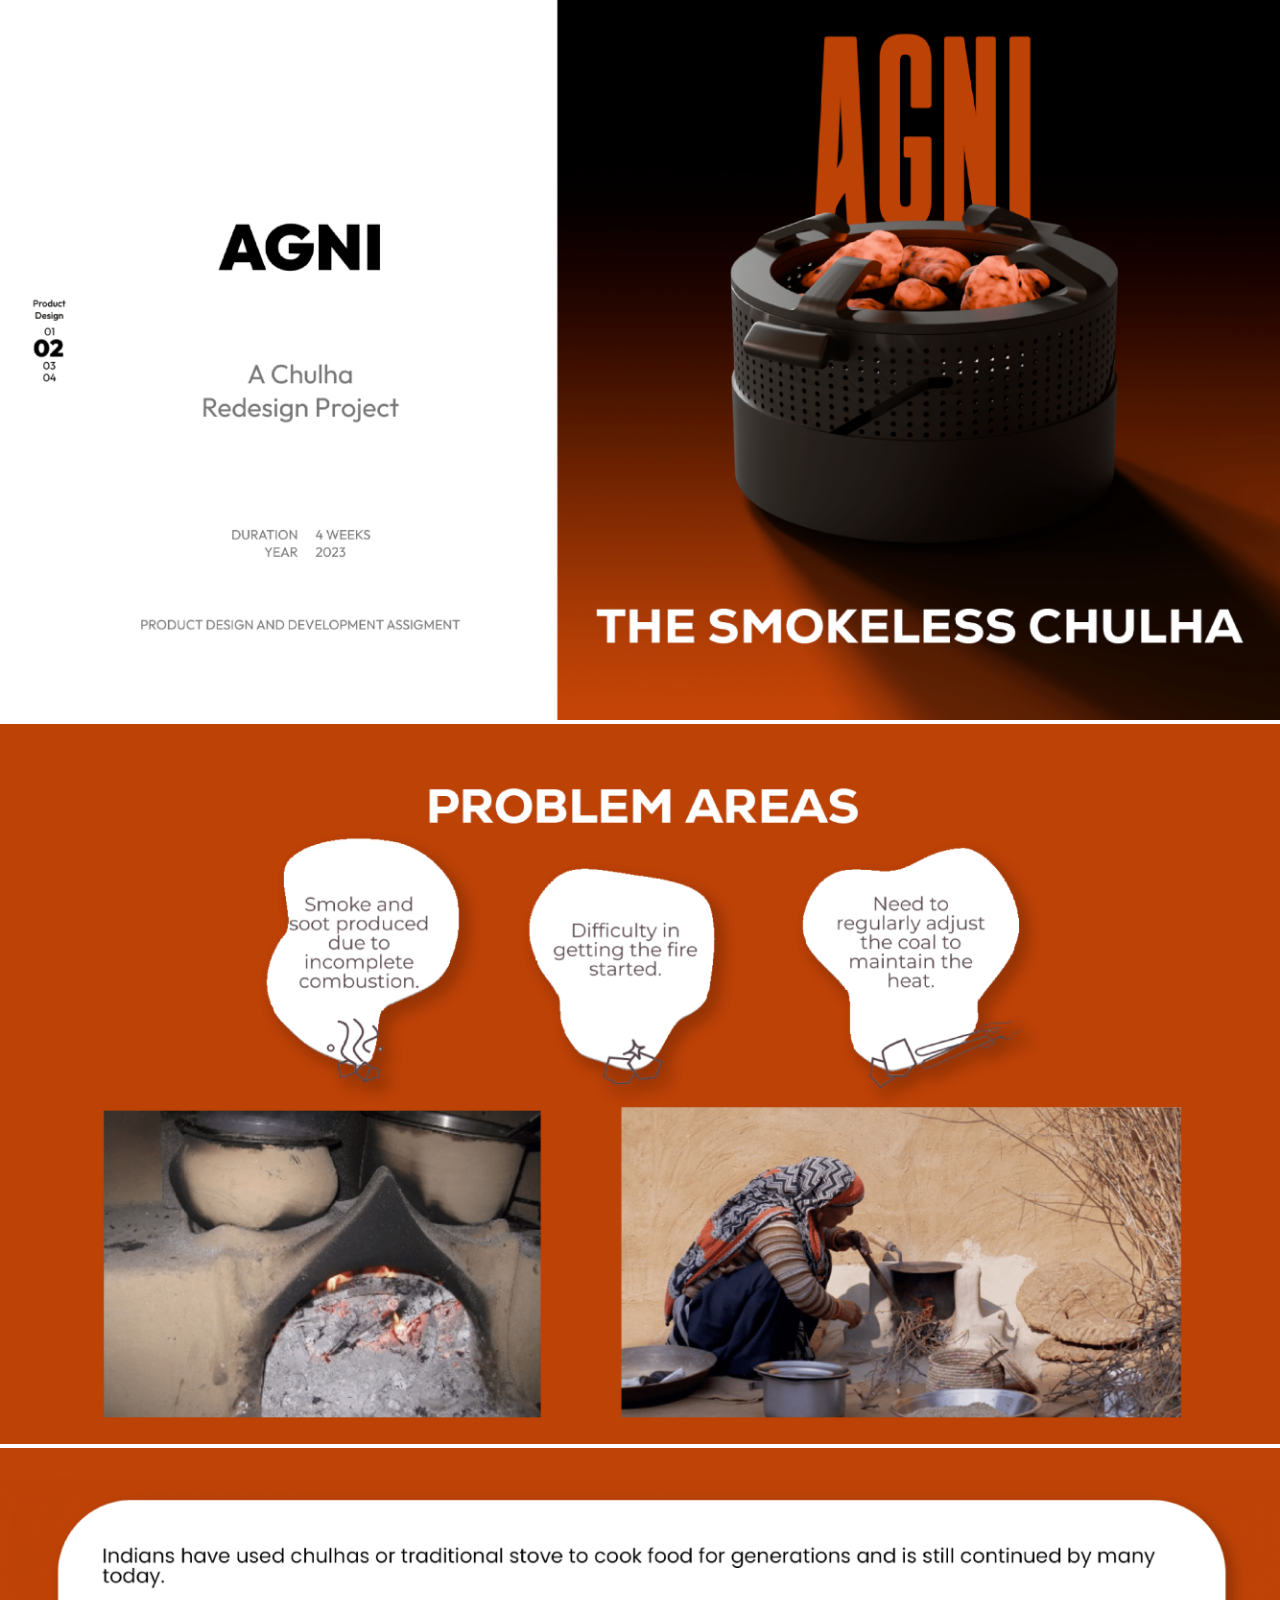
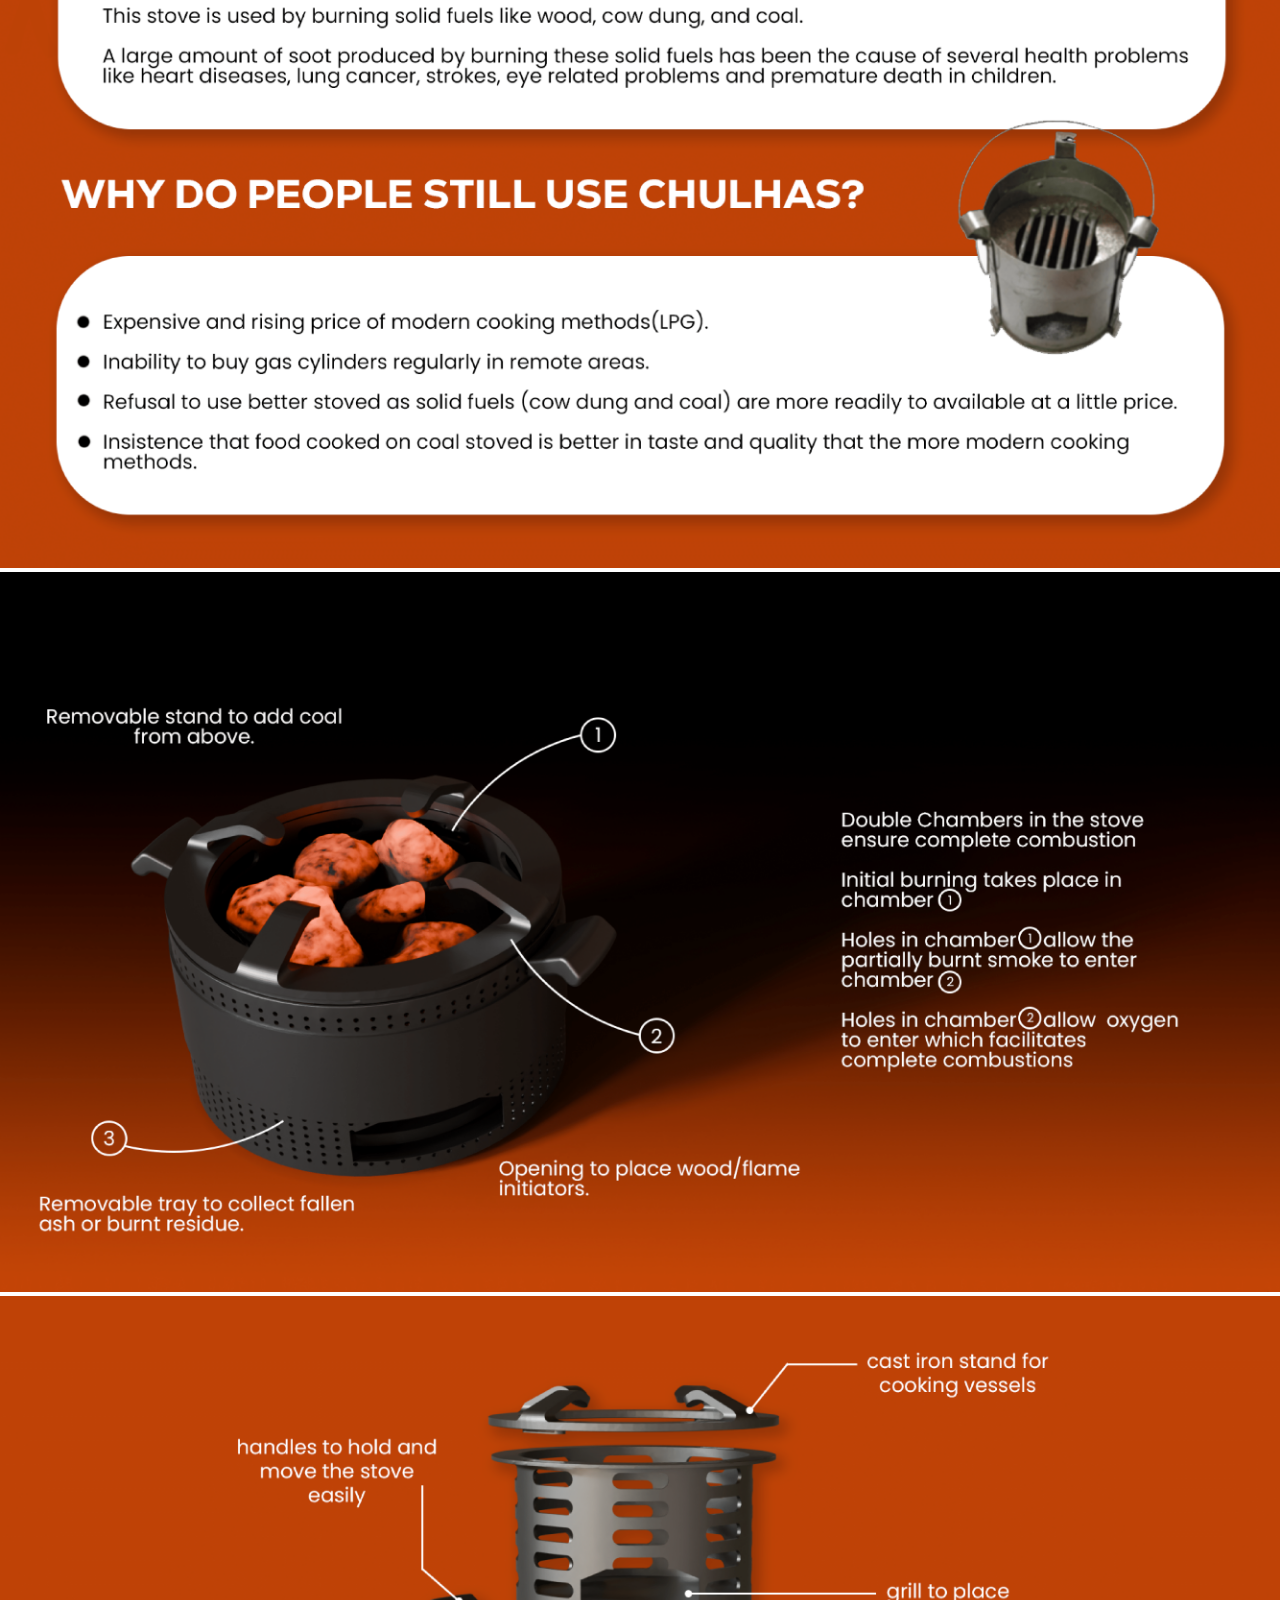
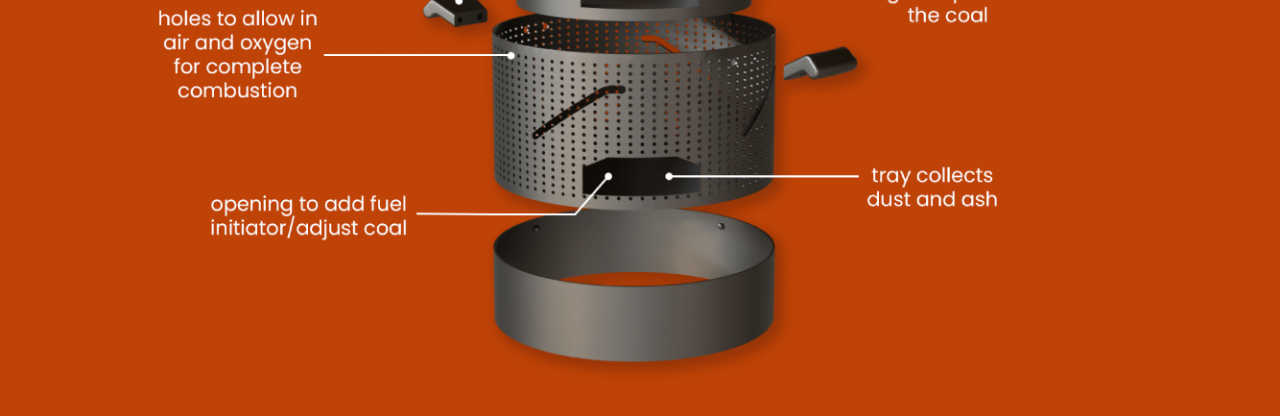
<file: agni.html>
<!DOCTYPE html>
<html lang="en">
<head>
    <meta charset="UTF-8">
    <meta name="viewport" content="width=device-width, initial-scale=1.0">
    <title>Document</title>
</head>
<body>
    <img src="Portfolio pages/agni/PORTFOLIO-37.png">
    <img src="Portfolio pages/agni/PORTFOLIO-38.png">
    <img src="Portfolio pages/agni/PORTFOLIO-39.png">
    <img src="Portfolio pages/agni/PORTFOLIO-40.png">
    <img src="Portfolio pages/agni/PORTFOLIO-41.png">
    <style>
        *{
            margin: 0;
            padding: 0;
        }
        img{
            width: 100%;
        }
    </style>
</body>
</html>
</file>
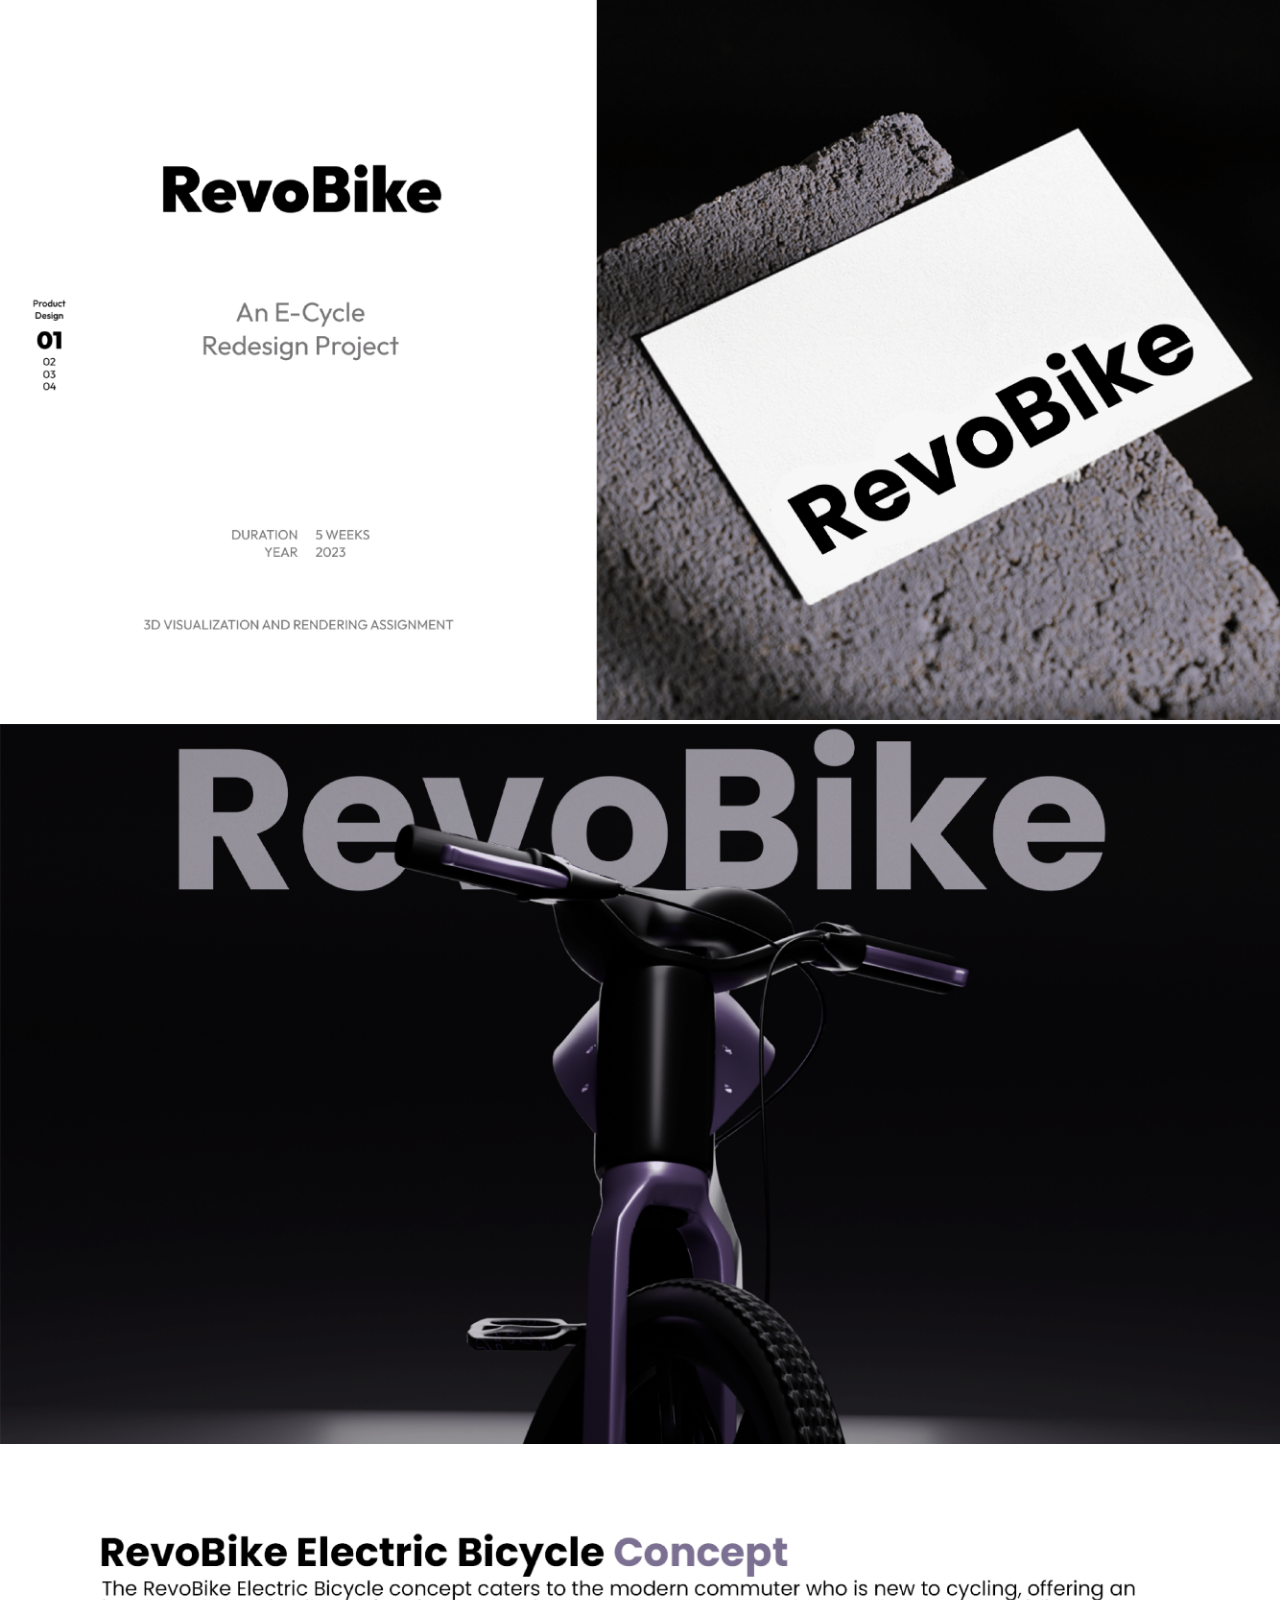
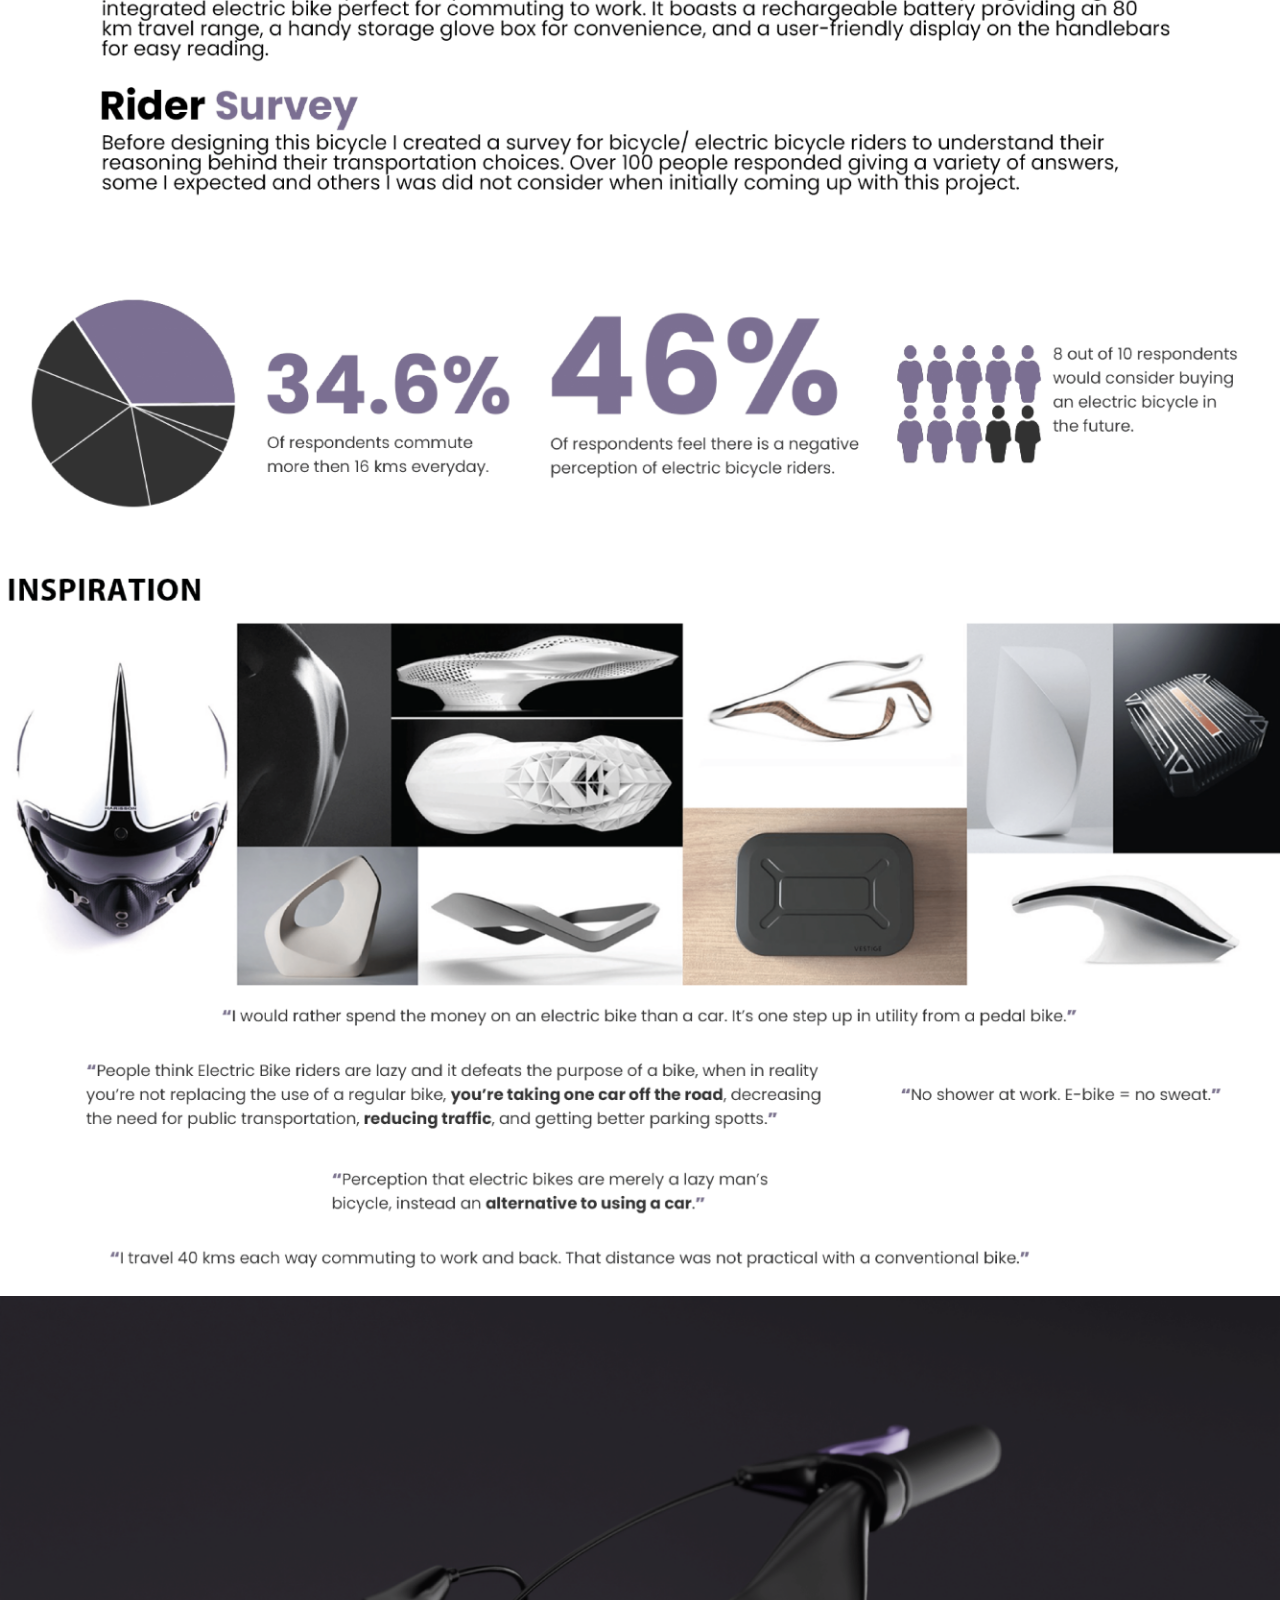
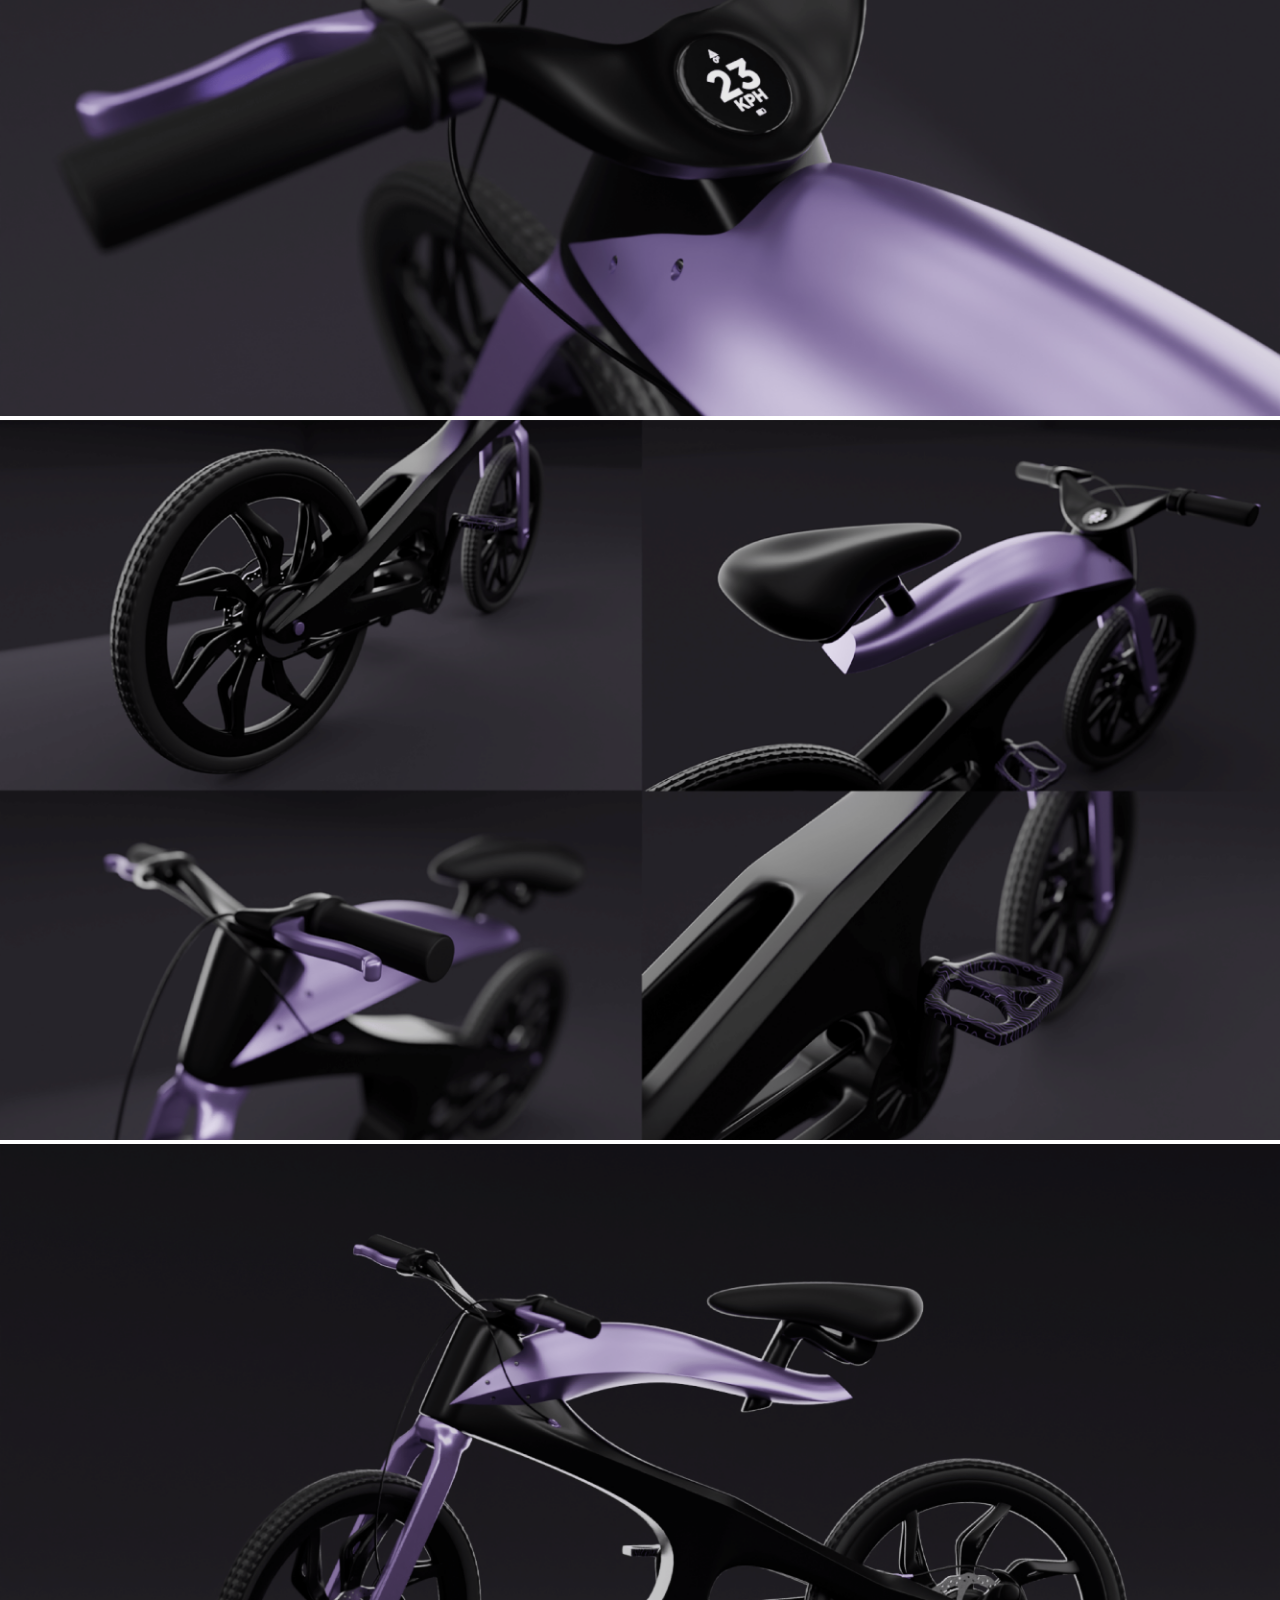
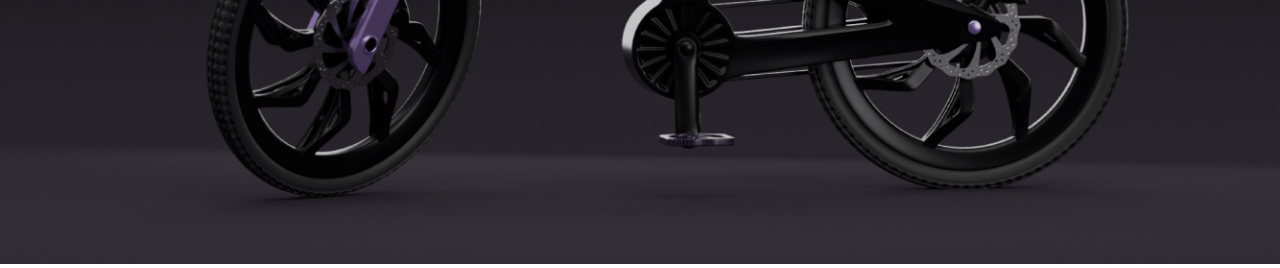
<file: bike.html>
<!DOCTYPE html>
<html lang="en">
<head>
    <meta charset="UTF-8">
    <meta name="viewport" content="width=device-width, initial-scale=1.0">
    <title>Document</title>
</head>
<body>
    <img src="Portfolio pages/bike/PORTFOLIO-30.png">
    <img src="Portfolio pages/bike/PORTFOLIO-31.png">
    <img src="Portfolio pages/bike/PORTFOLIO-32.png">
    <img src="Portfolio pages/bike/PORTFOLIO-33.png">
    <img src="Portfolio pages/bike/PORTFOLIO-34.png">
    <img src="Portfolio pages/bike/PORTFOLIO-35.png">
    <img src="Portfolio pages/bike/PORTFOLIO-36.png">
    <style>
        *{
            margin: 0;
            padding: 0;
        }
        img{
            width: 100%;
        }
    </style>
</body>
</html>
</file>
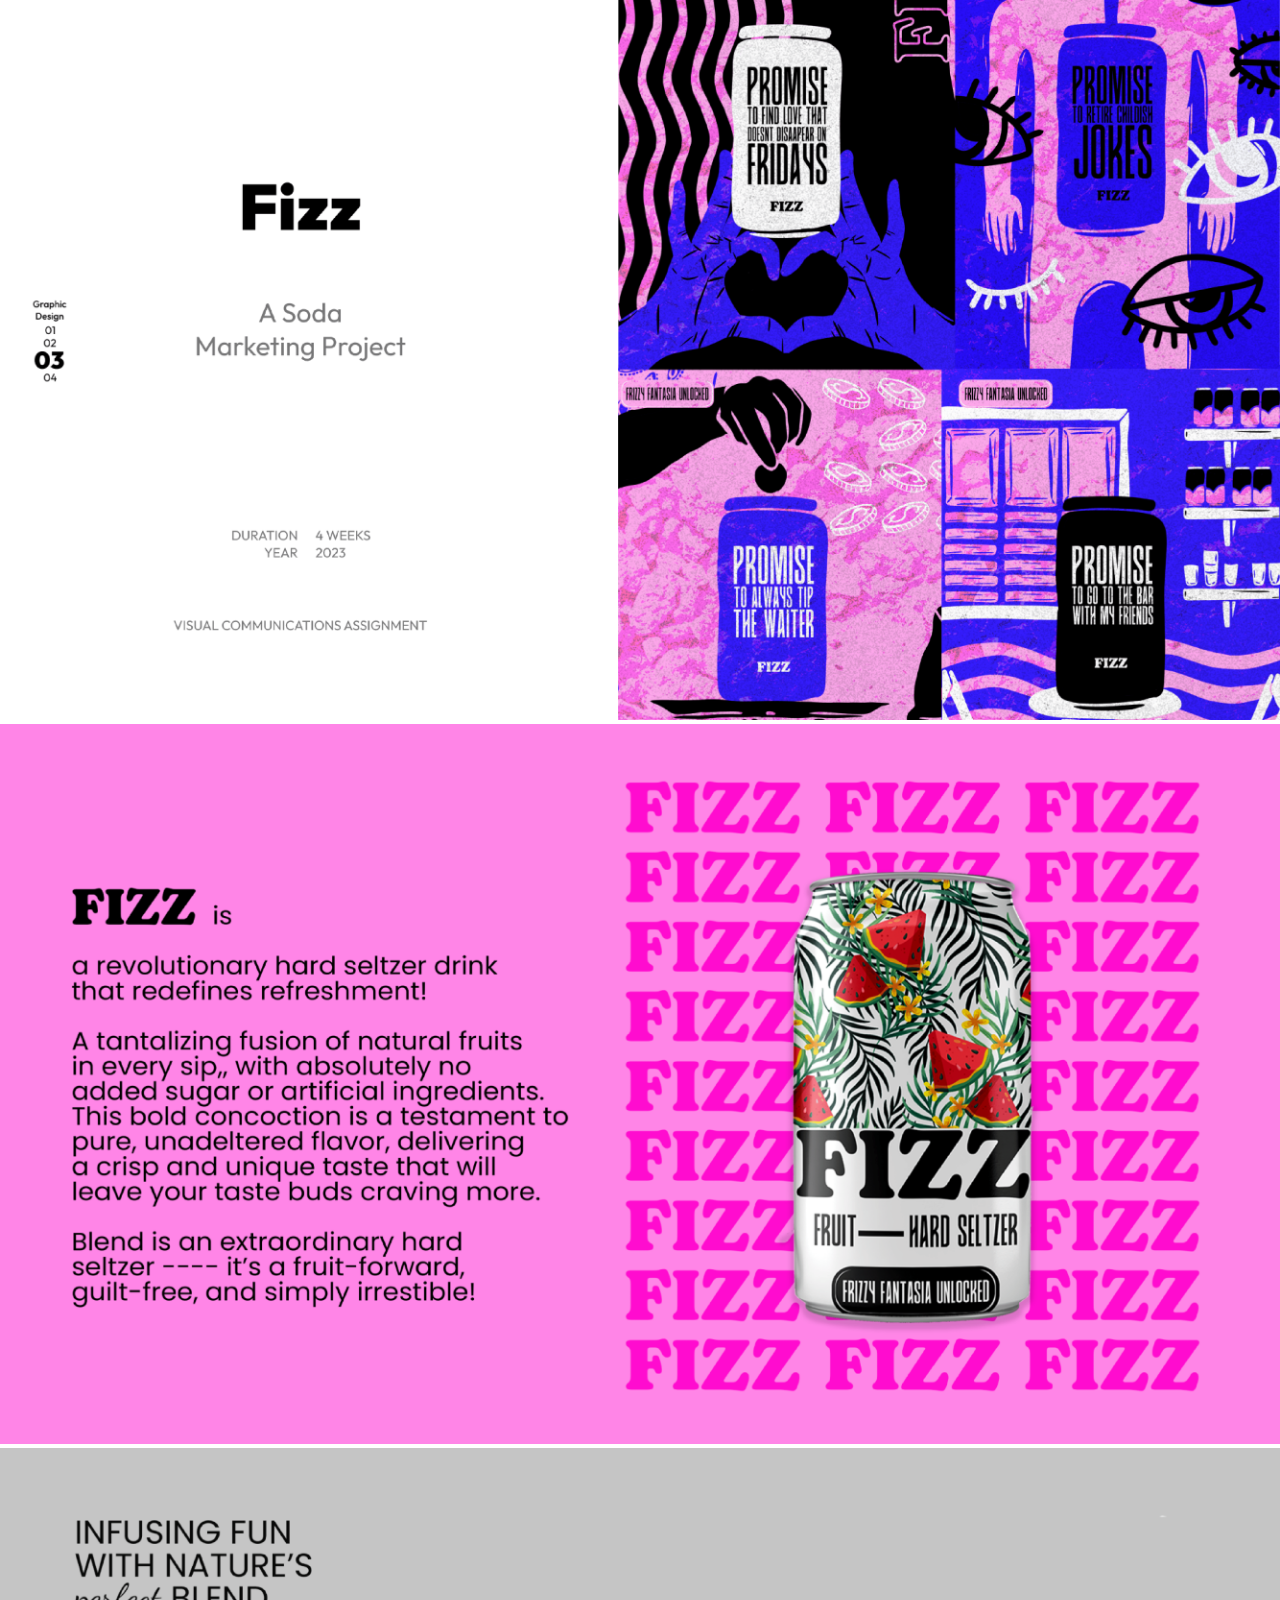
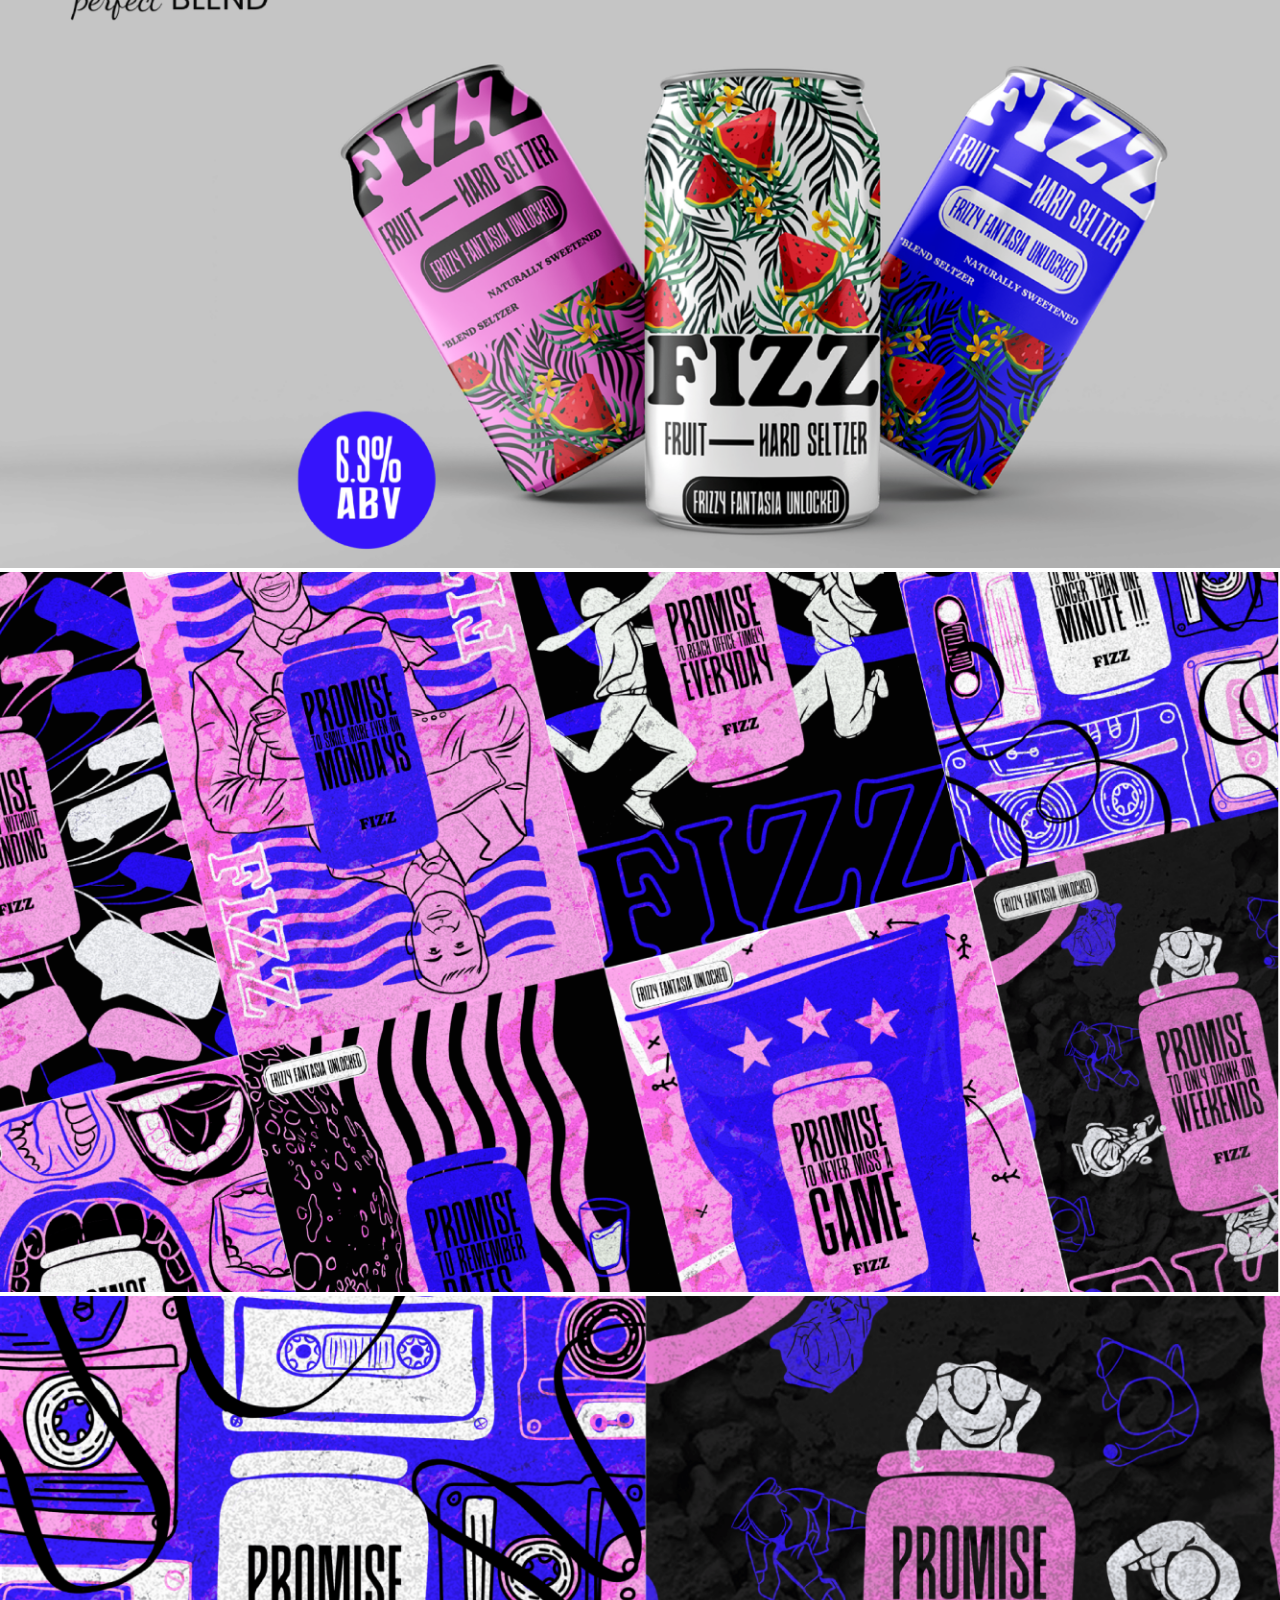
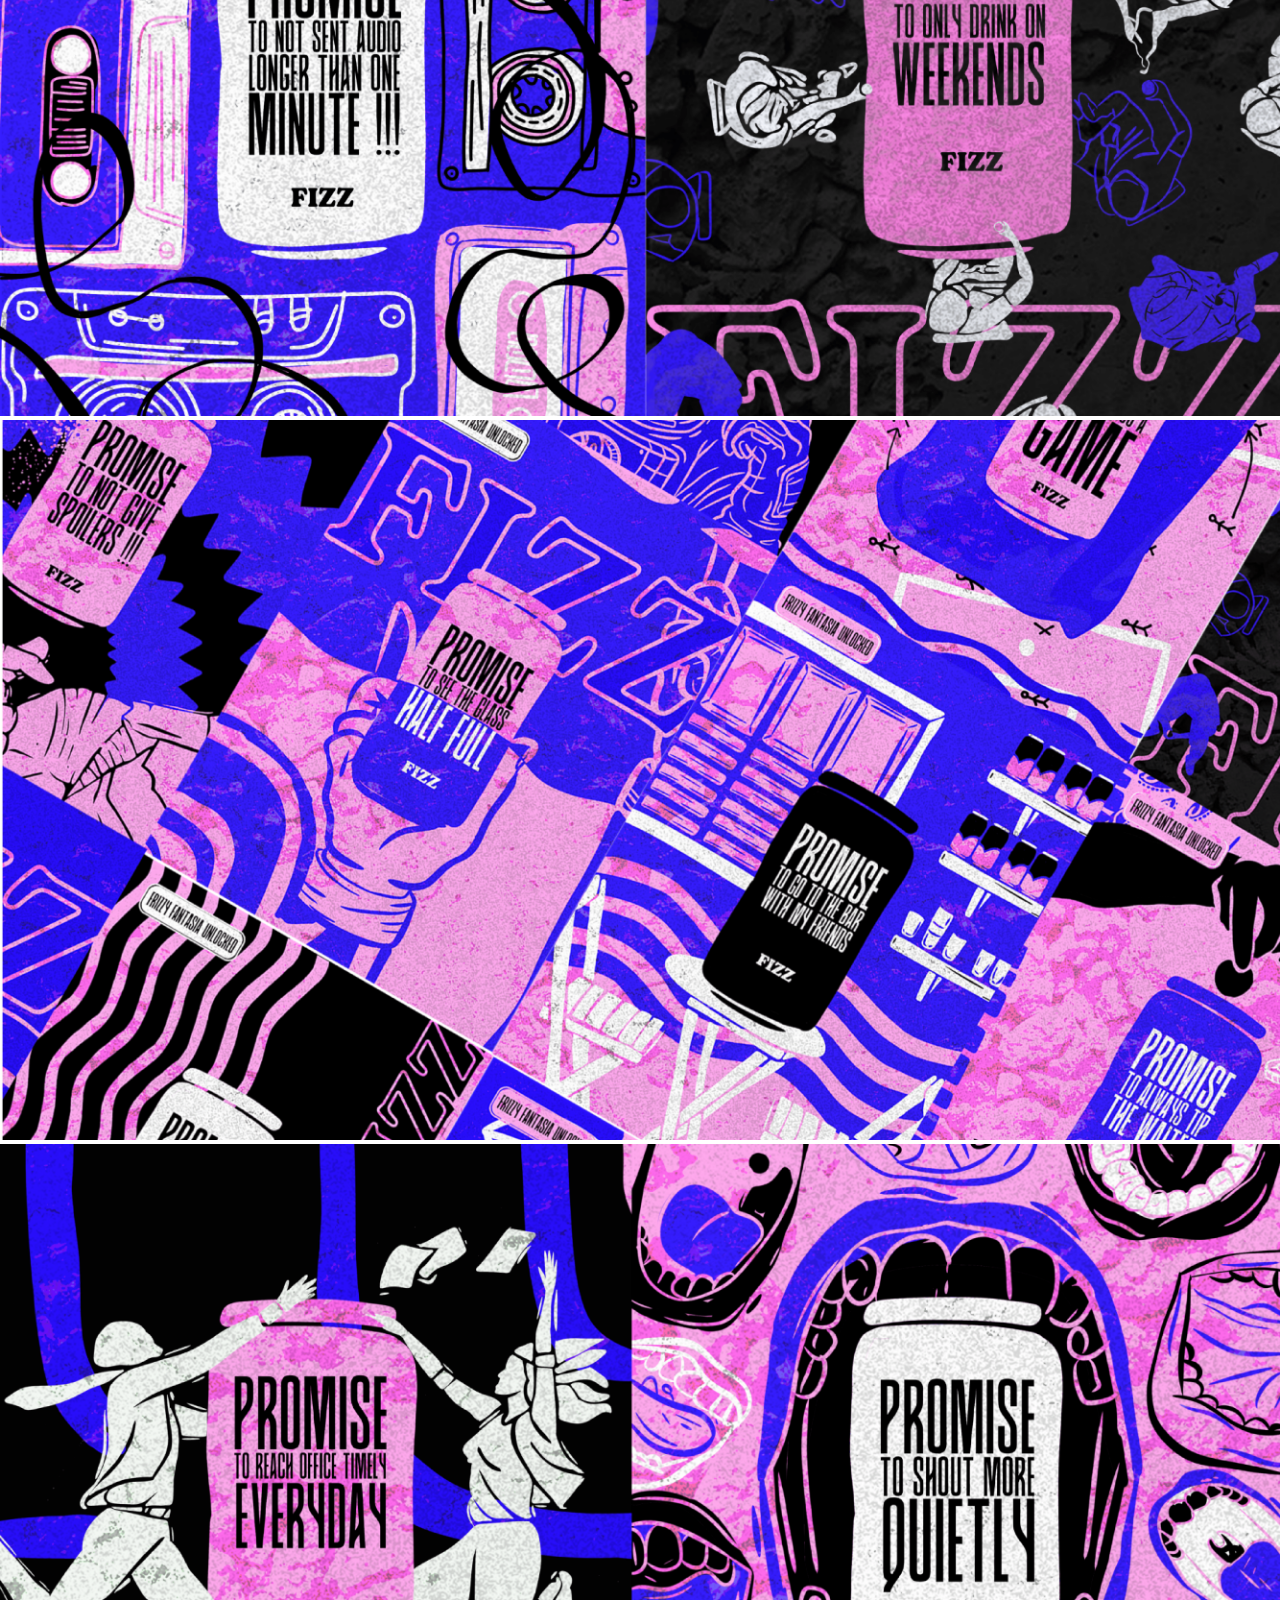
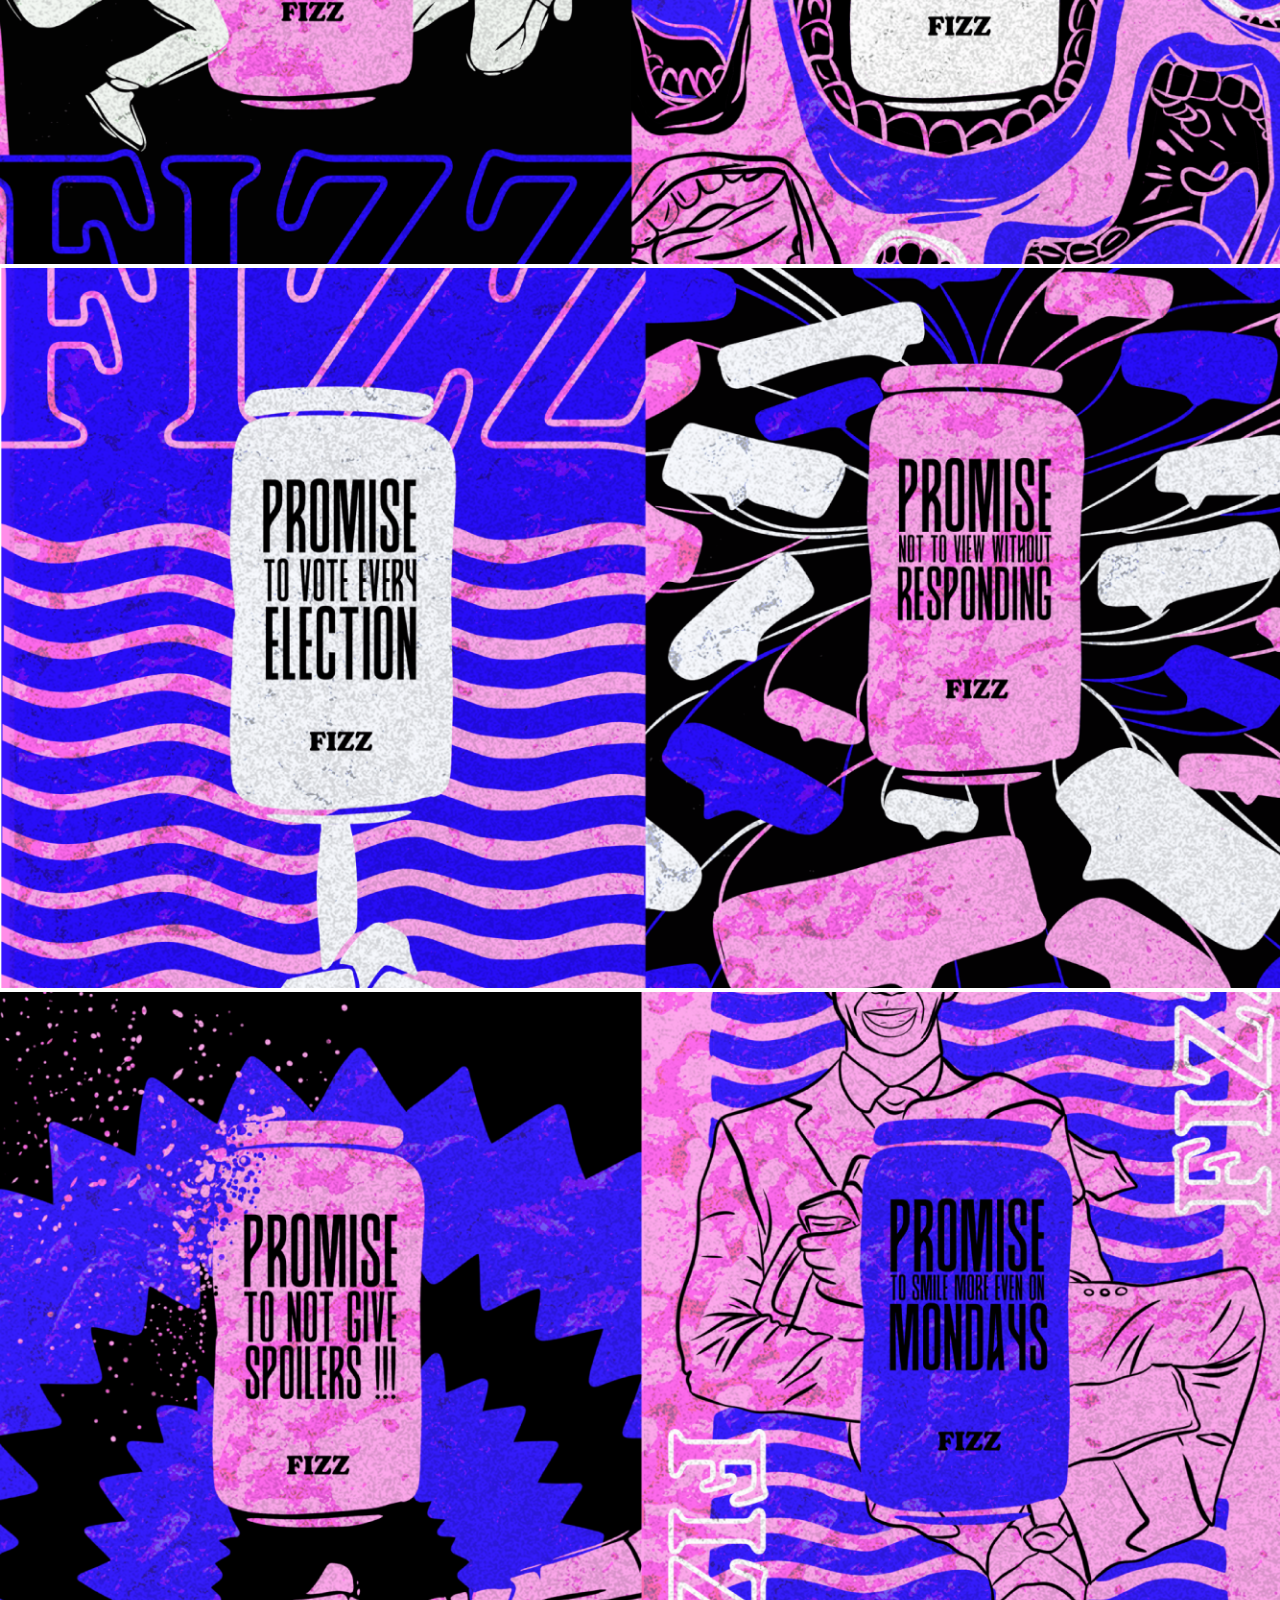
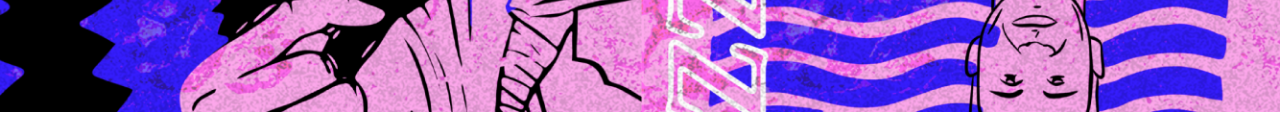
<file: can.html>
<!DOCTYPE html>
<html lang="en">
<head>
    <meta charset="UTF-8">
    <meta name="viewport" content="width=device-width, initial-scale=1.0">
    <title>Document</title>
</head>
<body>
    <img src="Portfolio pages/can/PORTFOLIO-19.png">
    <img src="Portfolio pages/can/PORTFOLIO-20.png">
    <img src="Portfolio pages/can/PORTFOLIO-21.png">
    <img src="Portfolio pages/can/PORTFOLIO-22.png">
    <img src="Portfolio pages/can/PORTFOLIO-23.png">
    <img src="Portfolio pages/can/PORTFOLIO-24.png">
    <img src="Portfolio pages/can/PORTFOLIO-25.png">
    <img src="Portfolio pages/can/PORTFOLIO-26.png">
    <img src="Portfolio pages/can/PORTFOLIO-27.png">
    <style>
        *{
            margin: 0;
            padding: 0;
        }
        img{
            width: 100%;
        }
    </style>
</body>
</html>
</file>
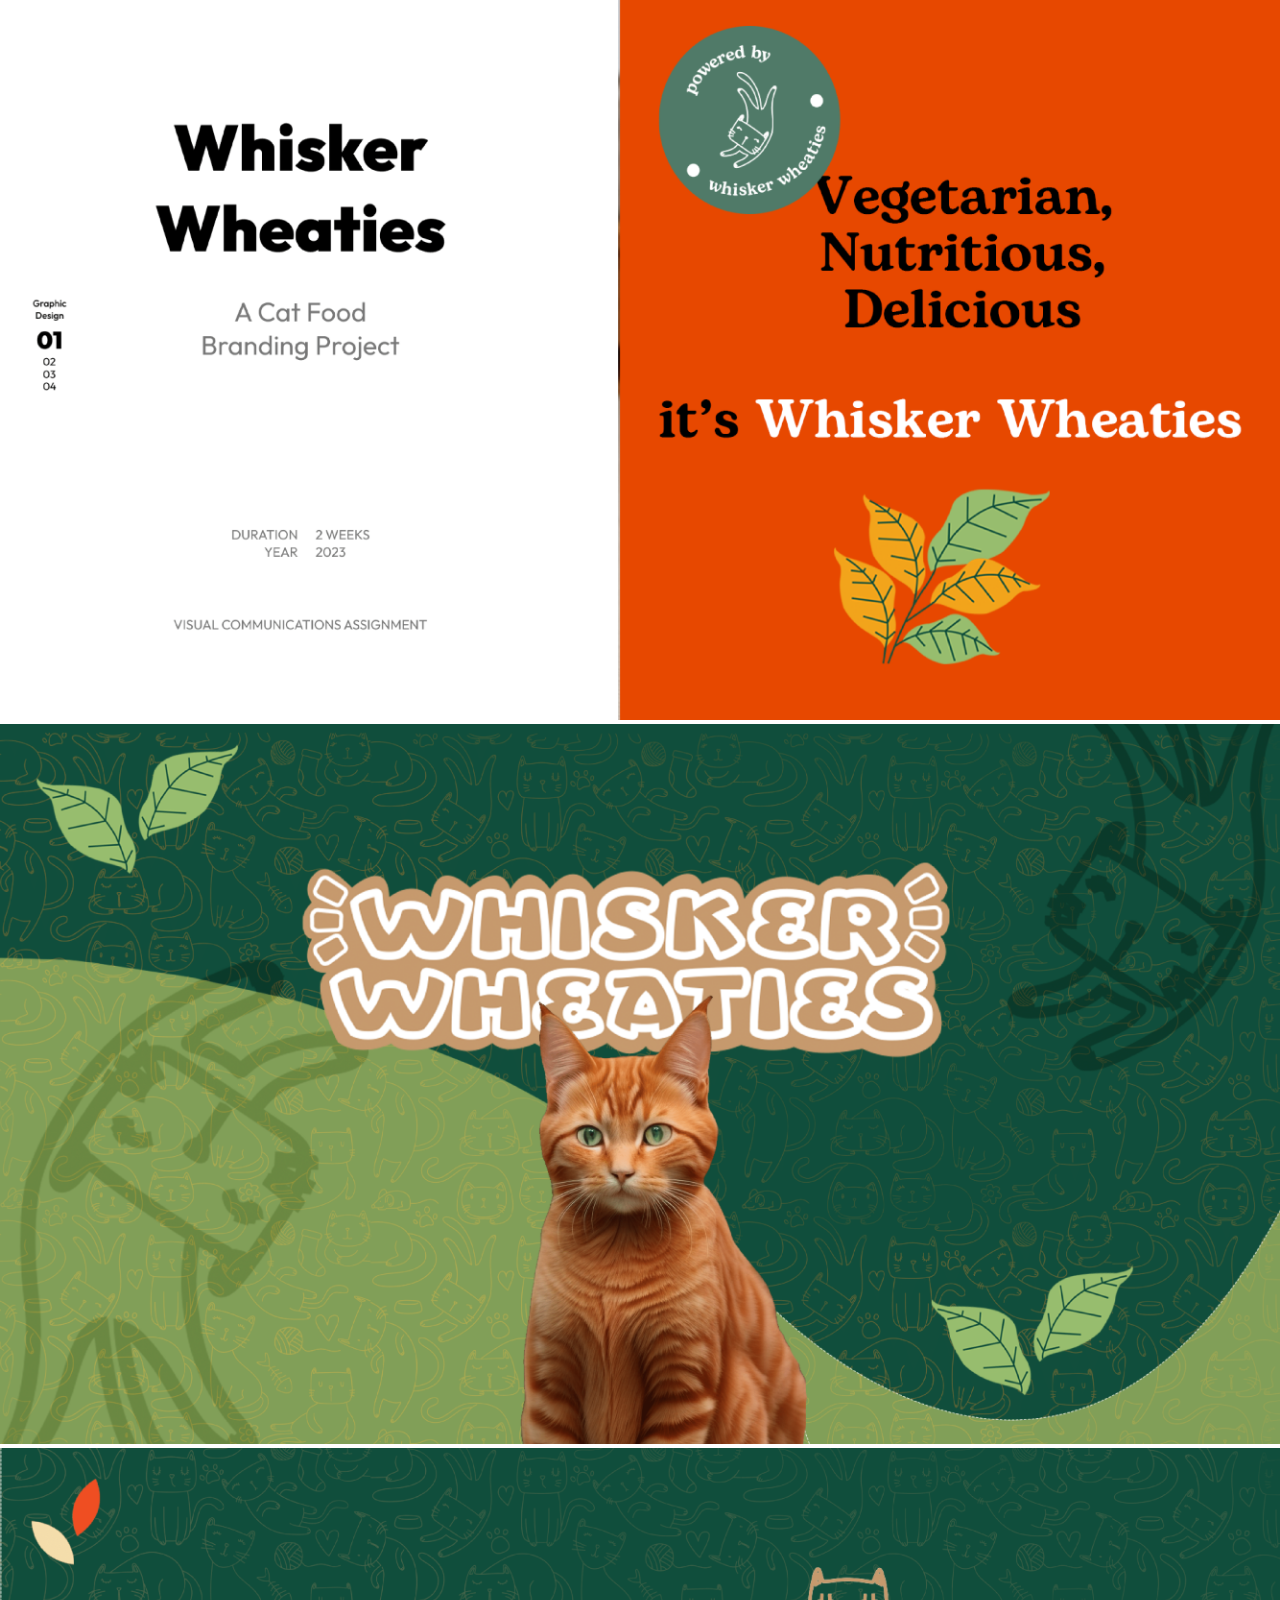
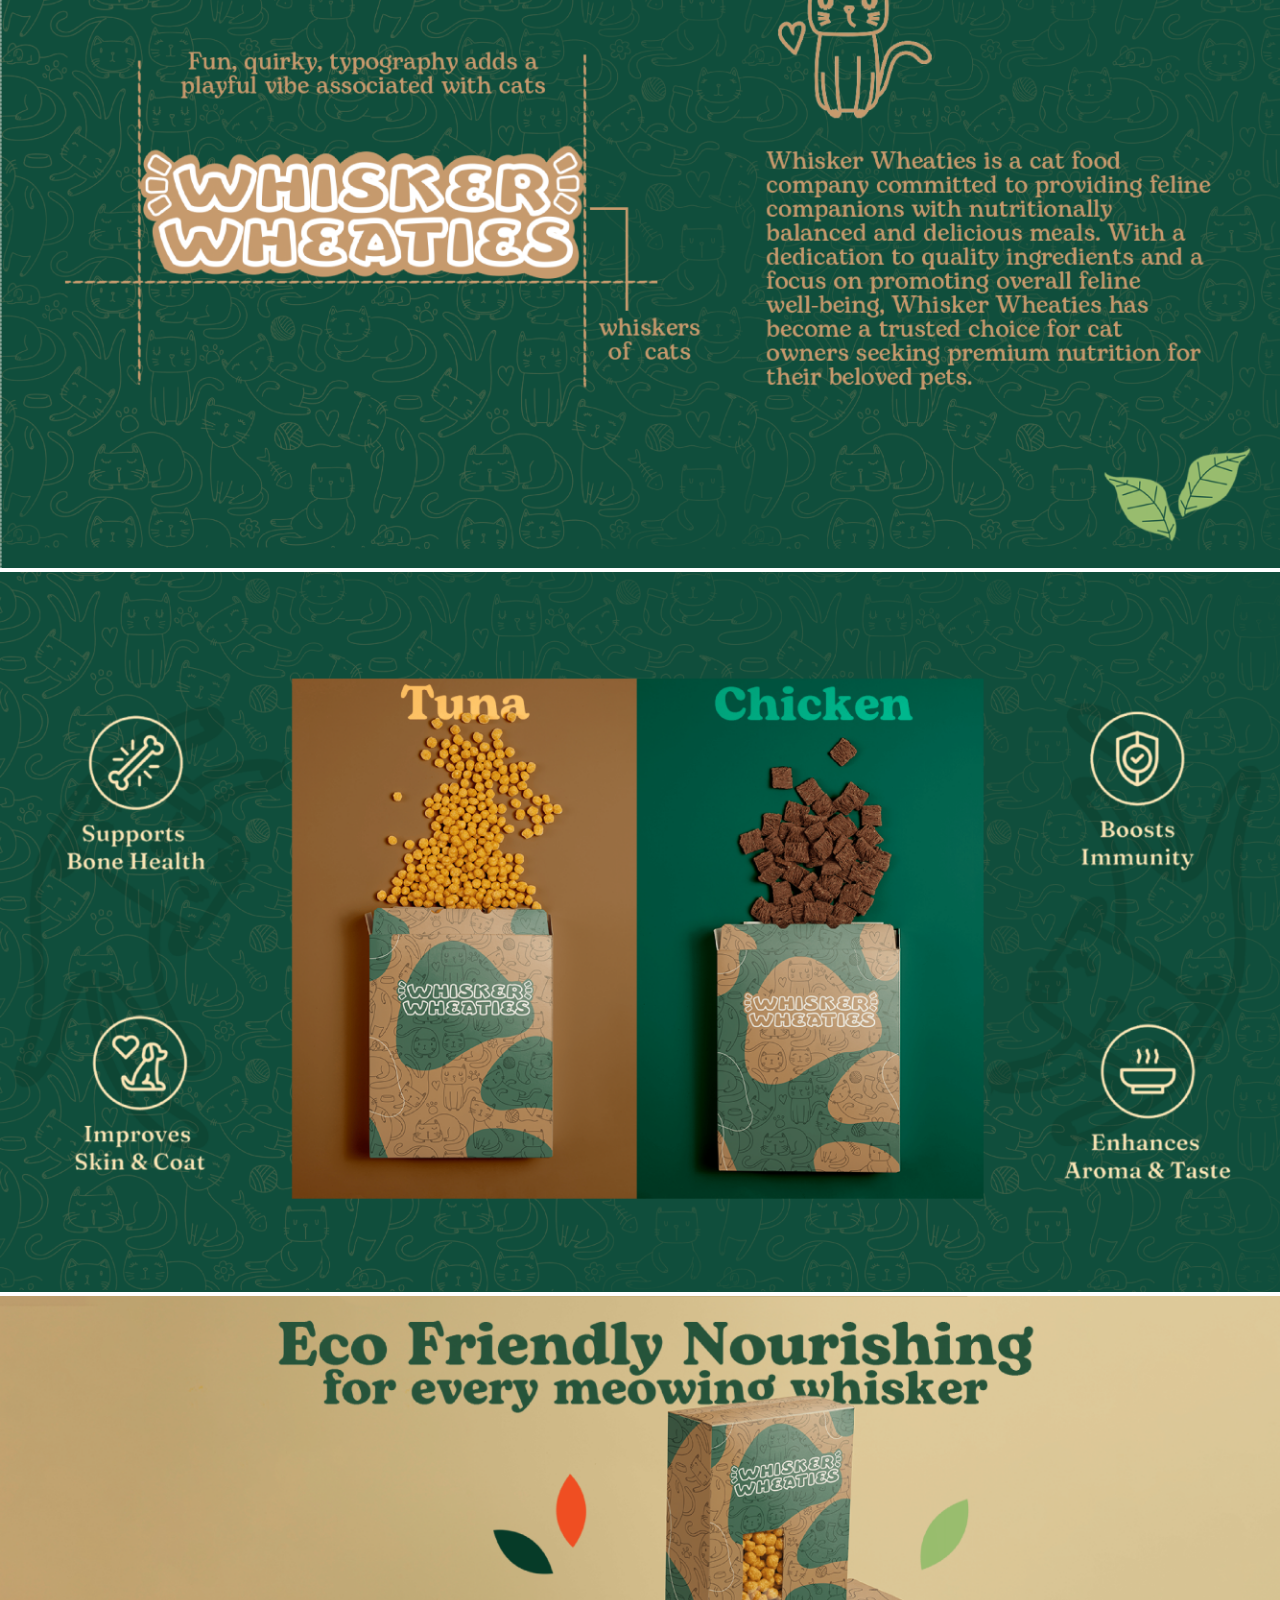
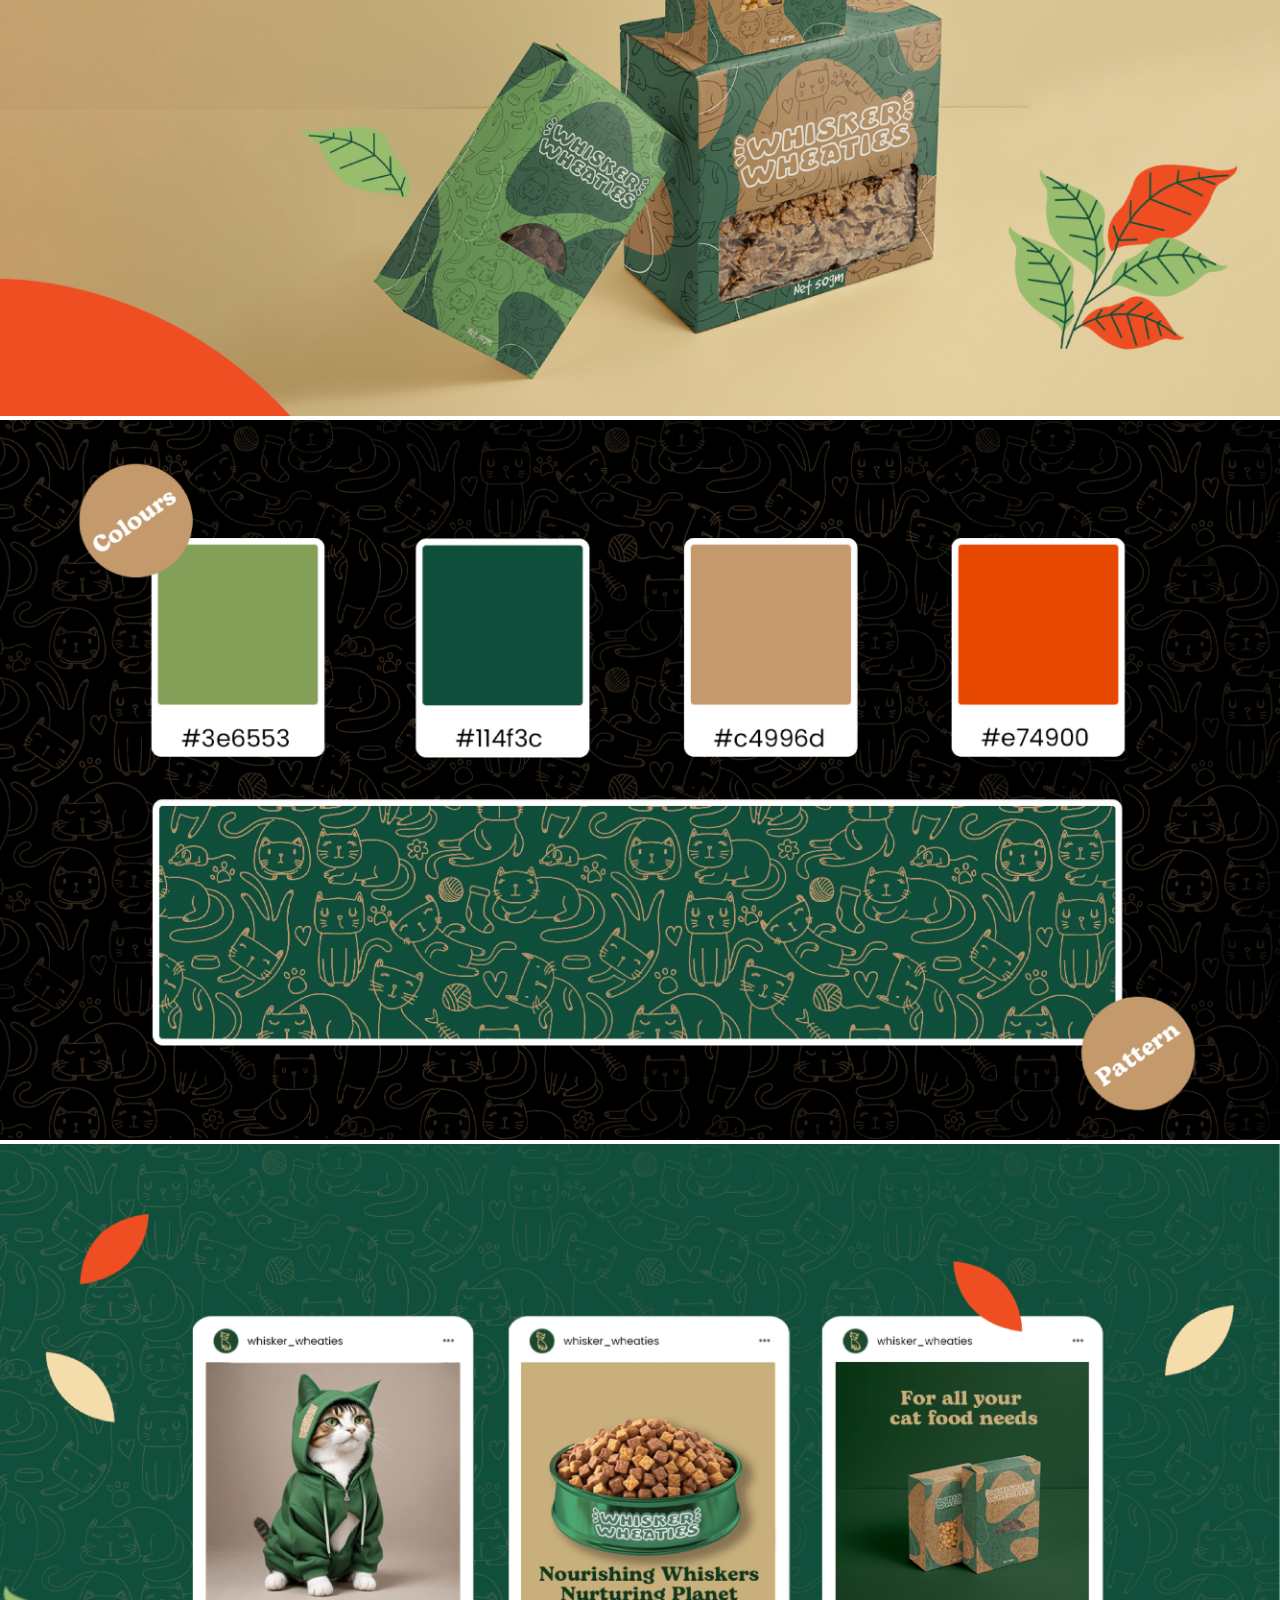
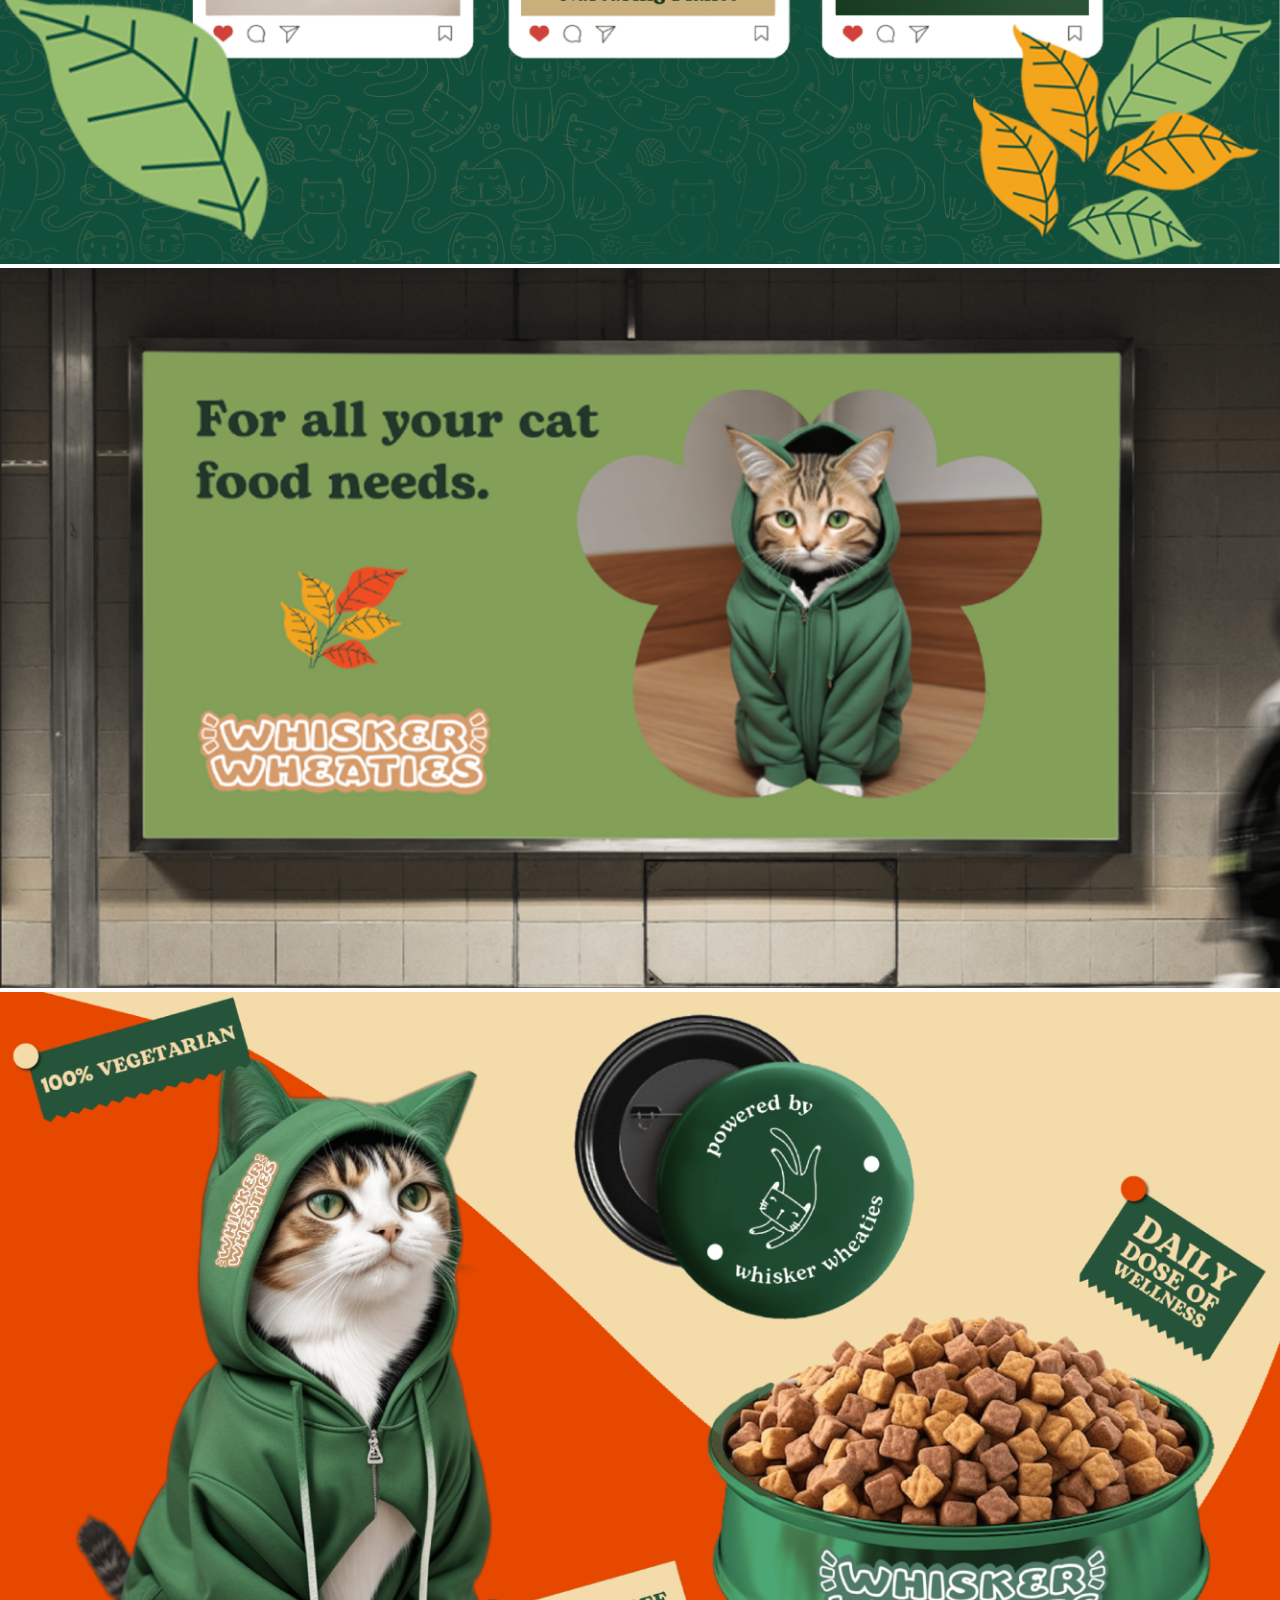
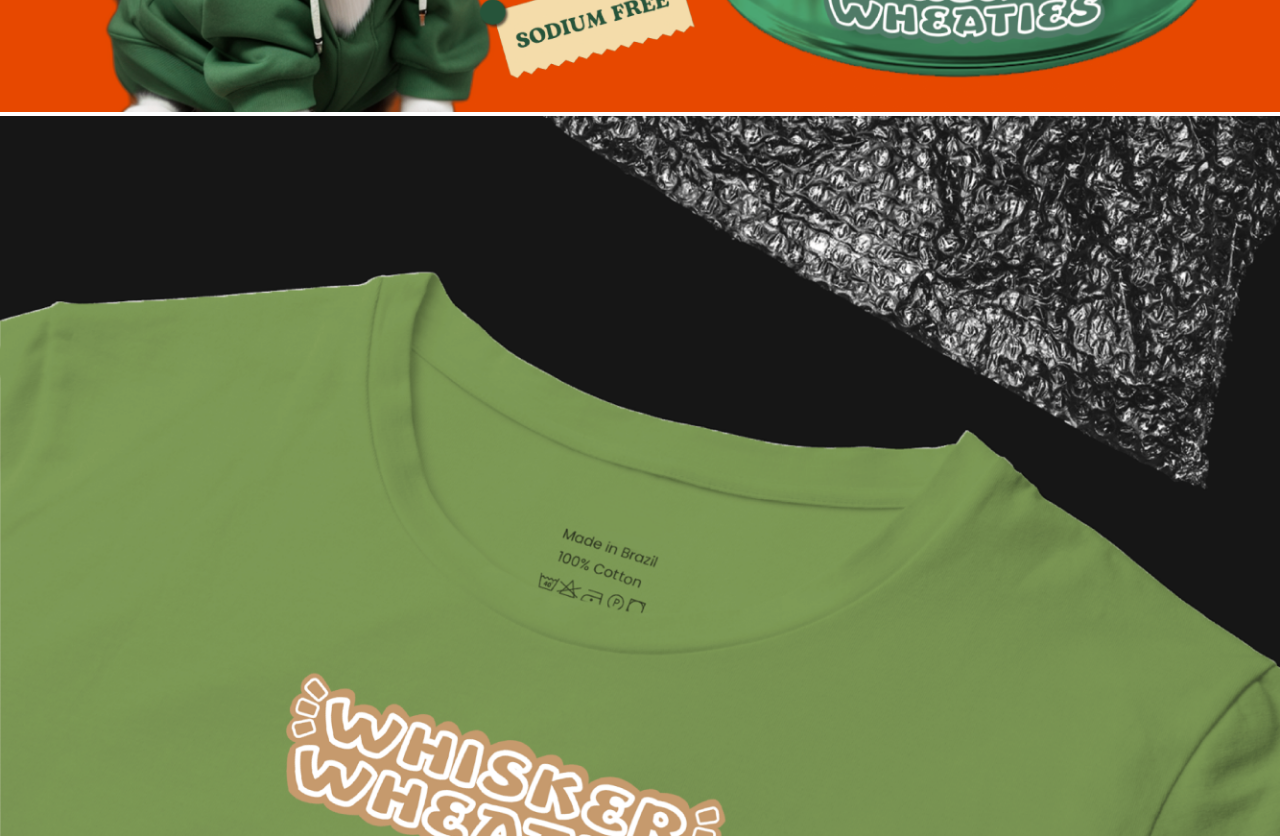
<file: cat.html>
<!DOCTYPE html>
<html lang="en">
<head>
    <meta charset="UTF-8">
    <meta name="viewport" content="width=device-width, initial-scale=1.0">
    <title>Document</title>
</head>
<body>
    <img src="Portfolio pages/cat/PORTFOLIO-04.png">
    <img src="Portfolio pages/cat/PORTFOLIO-05.png">
    <img src="Portfolio pages/cat/PORTFOLIO-06.png">
    <img src="Portfolio pages/cat/PORTFOLIO-07.png">
    <img src="Portfolio pages/cat/PORTFOLIO-08.png">
    <img src="Portfolio pages/cat/PORTFOLIO-09.png">
    <img src="Portfolio pages/cat/PORTFOLIO-10.png">
    <img src="Portfolio pages/cat/PORTFOLIO-11.png">
    <img src="Portfolio pages/cat/PORTFOLIO-12.png">
    <img src="Portfolio pages/cat/PORTFOLIO-13.png">
    <style>
        *{
            margin: 0;
            padding: 0;
        }
        img{
            width: 100%;
        }
    </style>
</body>
</html>
</file>
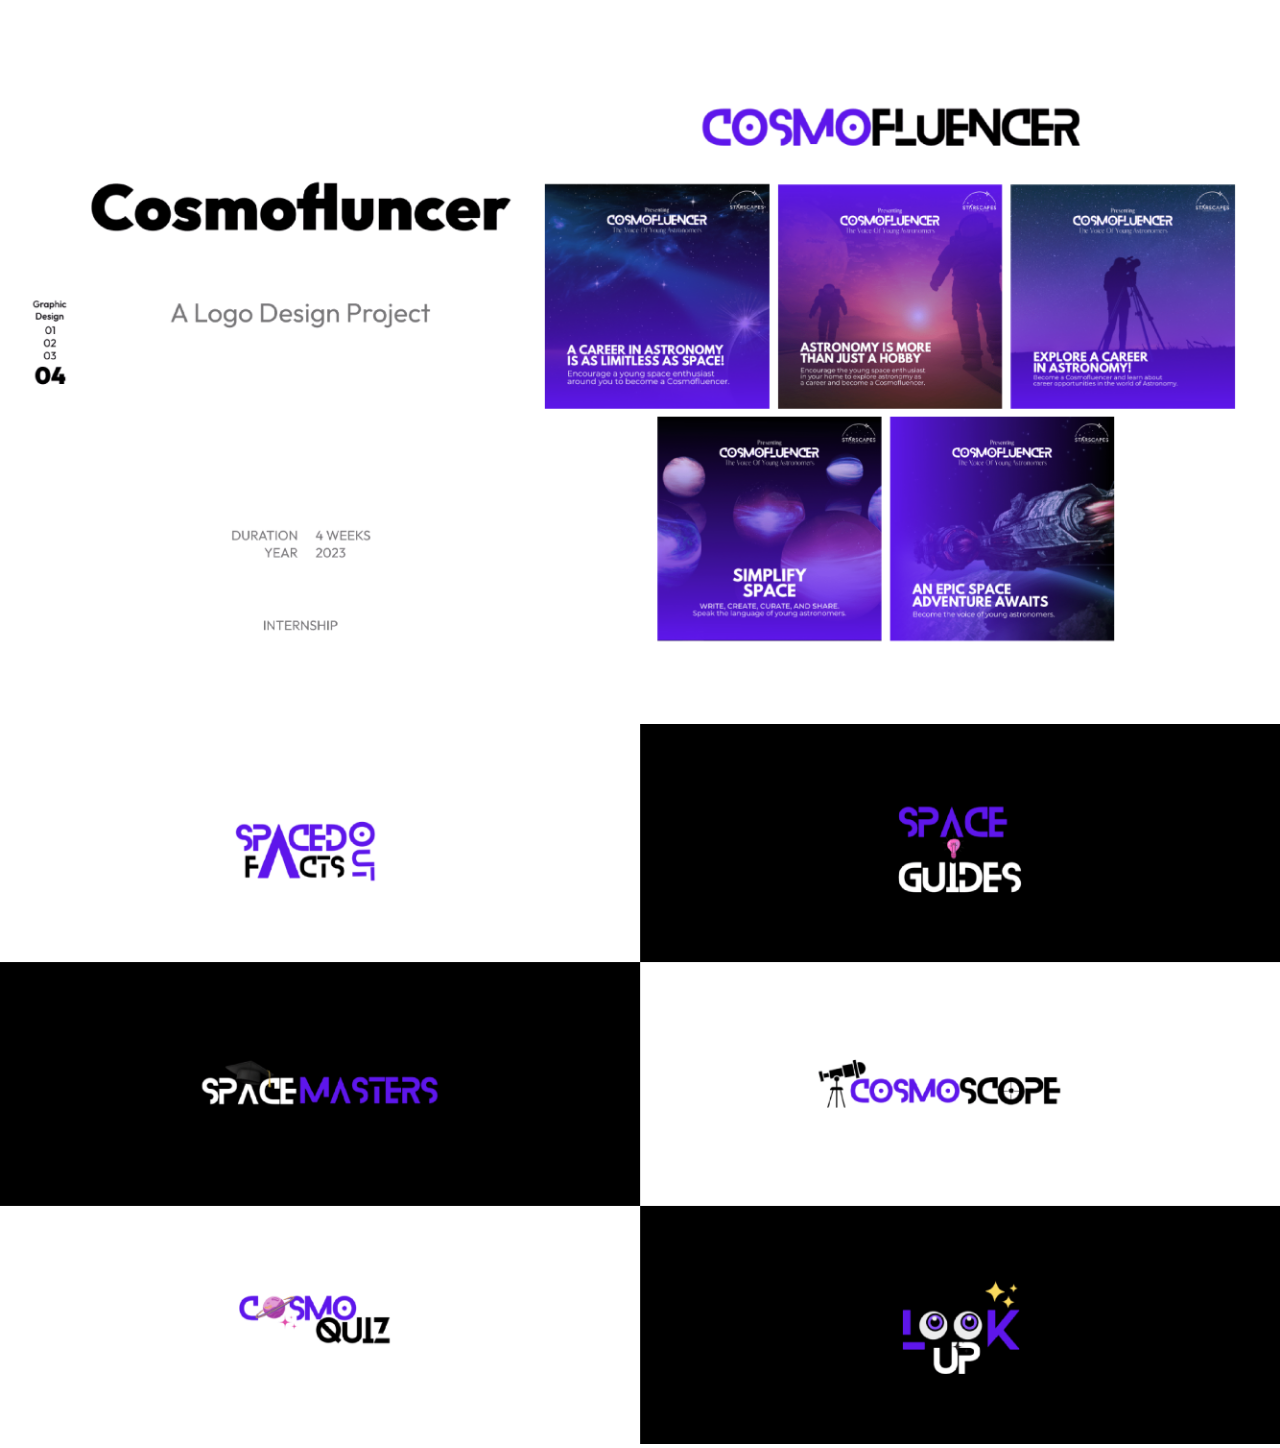
<file: cosmo.html>
<!DOCTYPE html>
<html lang="en">
<head>
    <meta charset="UTF-8">
    <meta name="viewport" content="width=device-width, initial-scale=1.0">
    <title>Document</title>
</head>
<body>
    <img src="Portfolio pages/cosmo/PORTFOLIO-28.png">
    <img src="Portfolio pages/cosmo/PORTFOLIO-29.png">
    <style>
        *{
            margin: 0;
            padding: 0;
        }
        img{
            width: 100%;
        }
    </style>
</body>
</html>
</file>
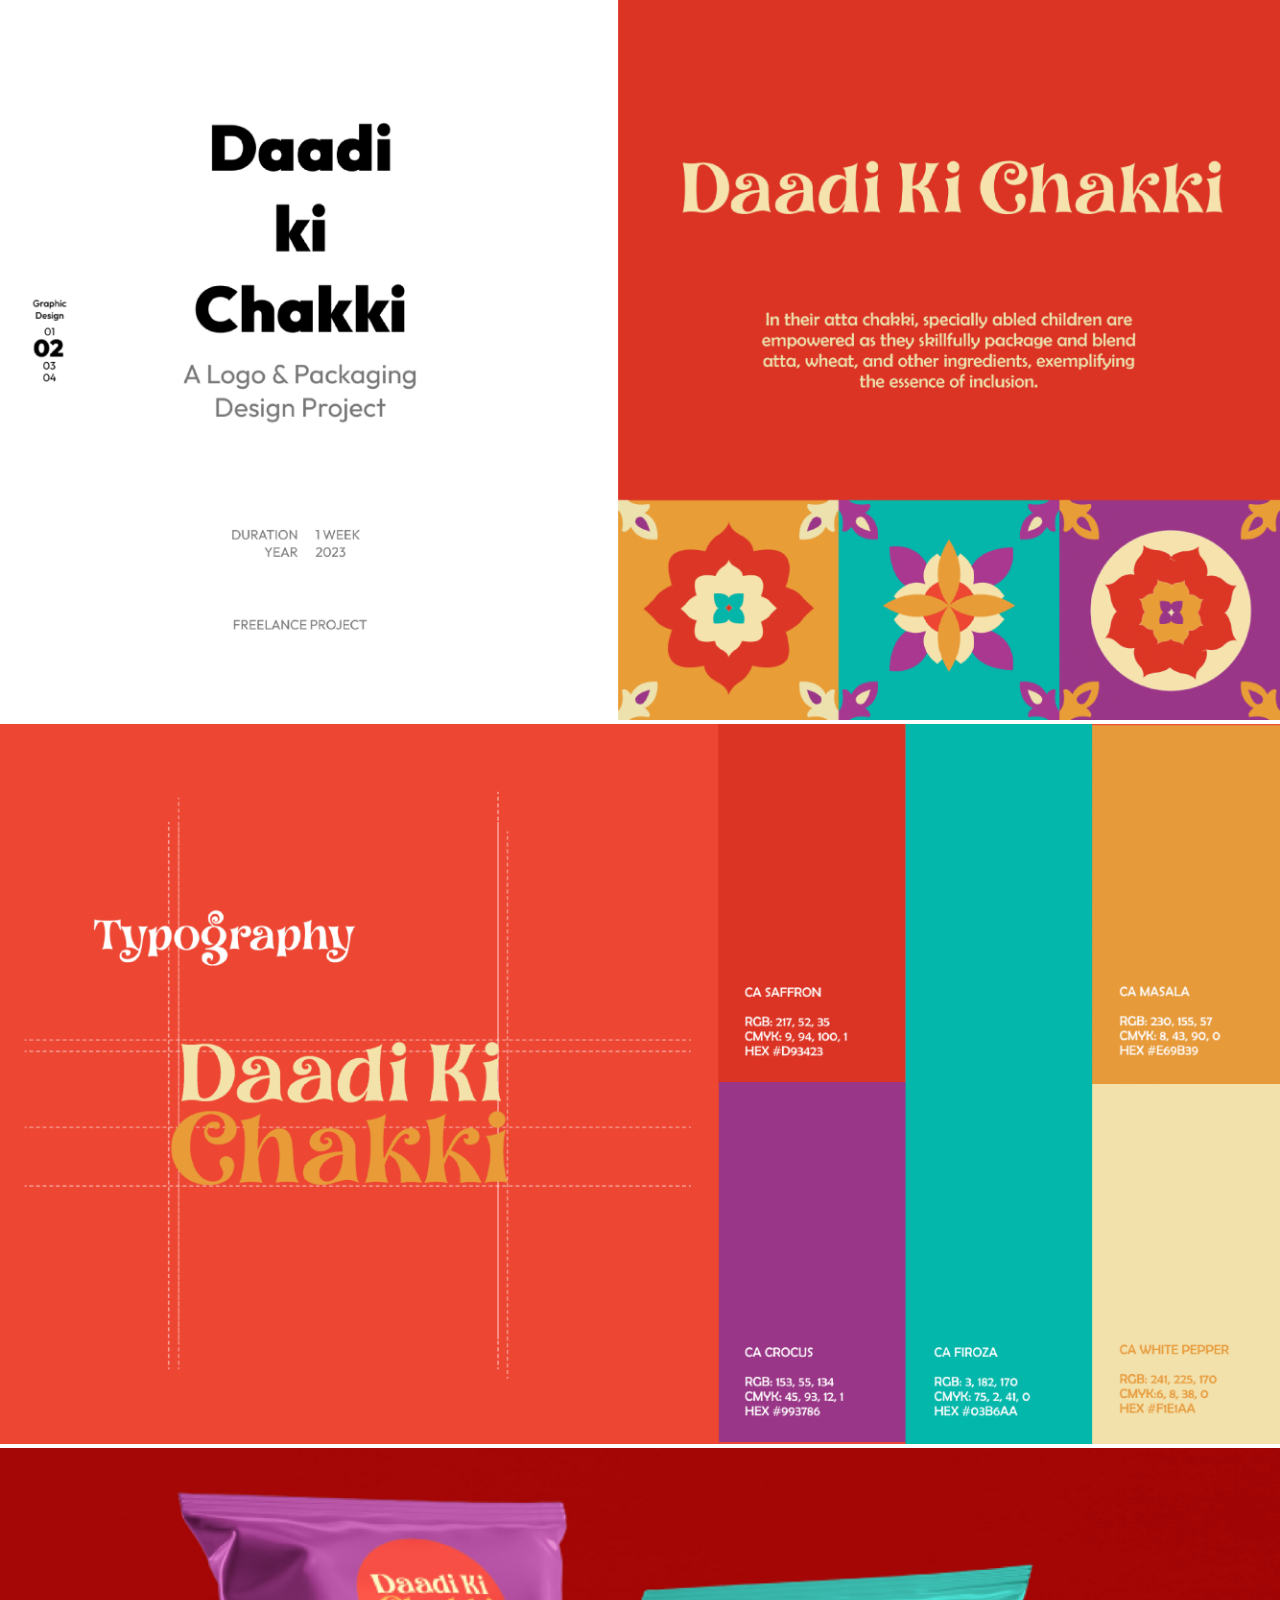
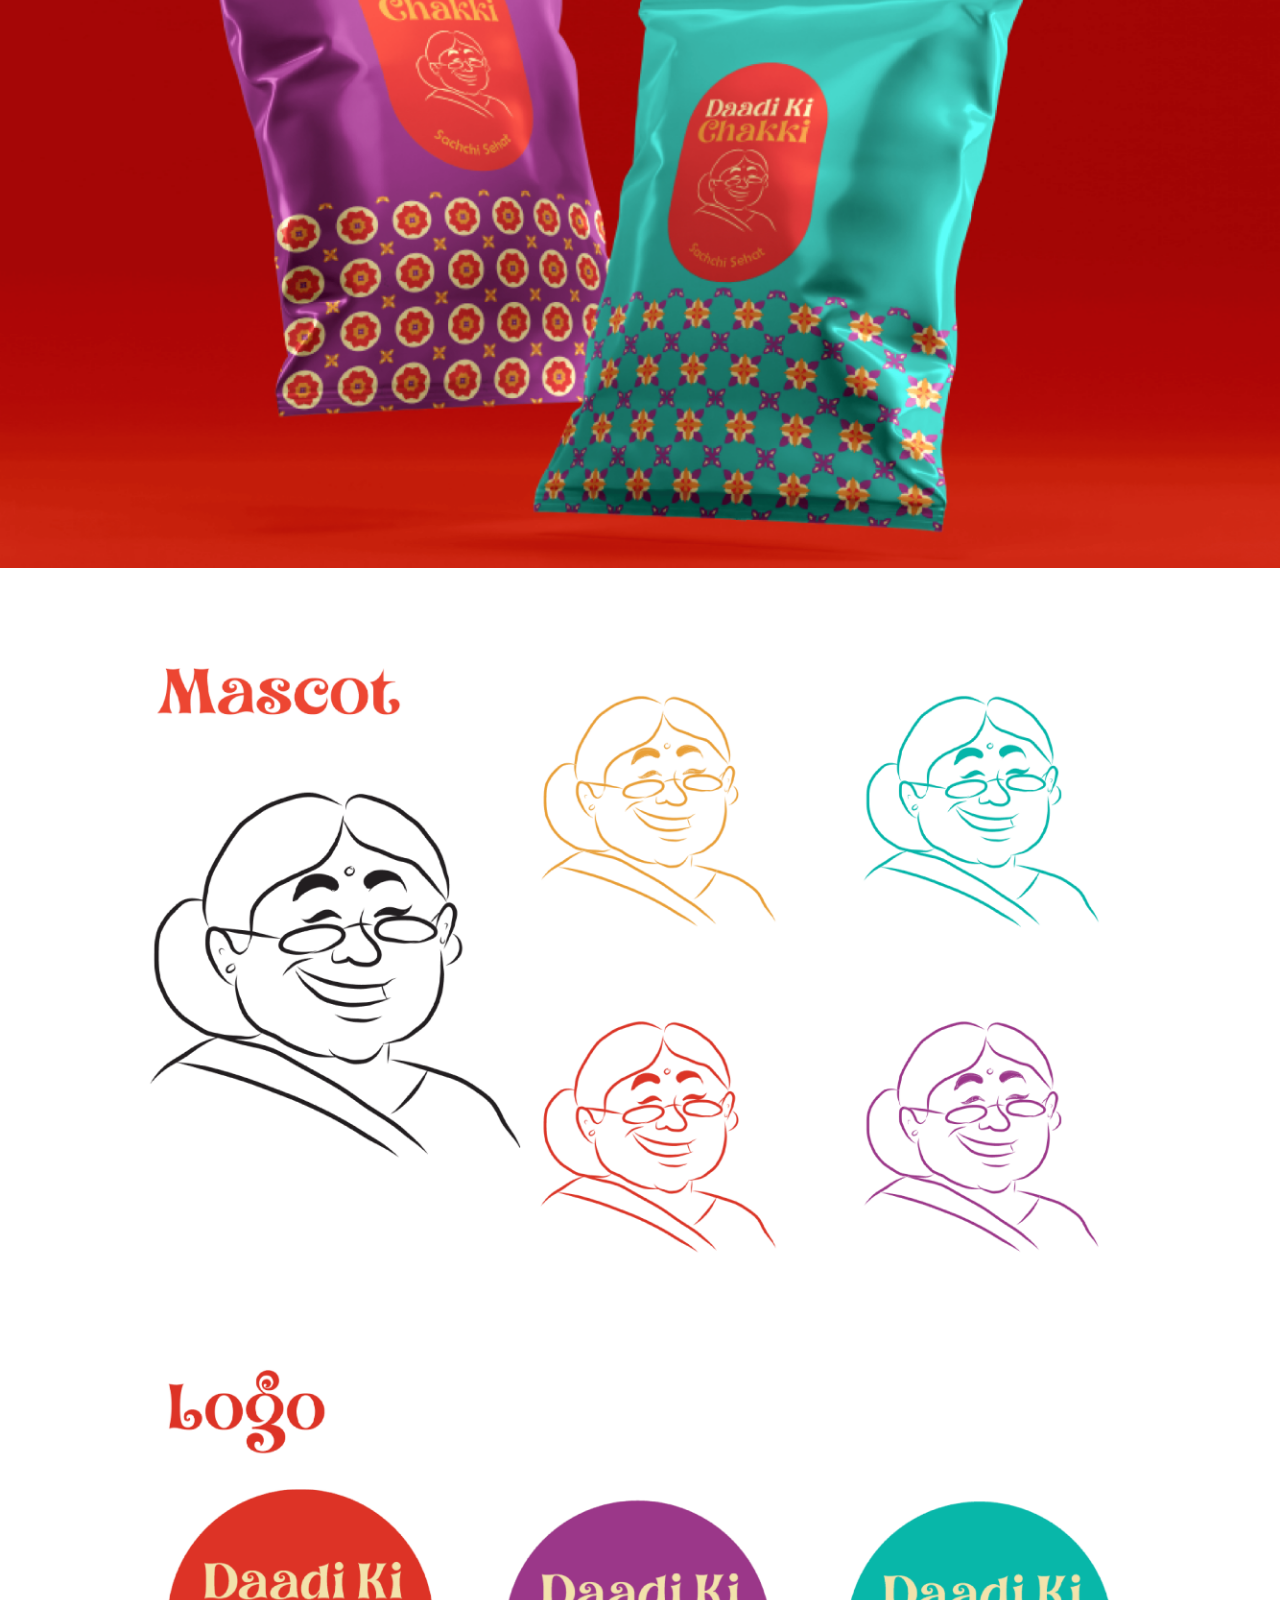
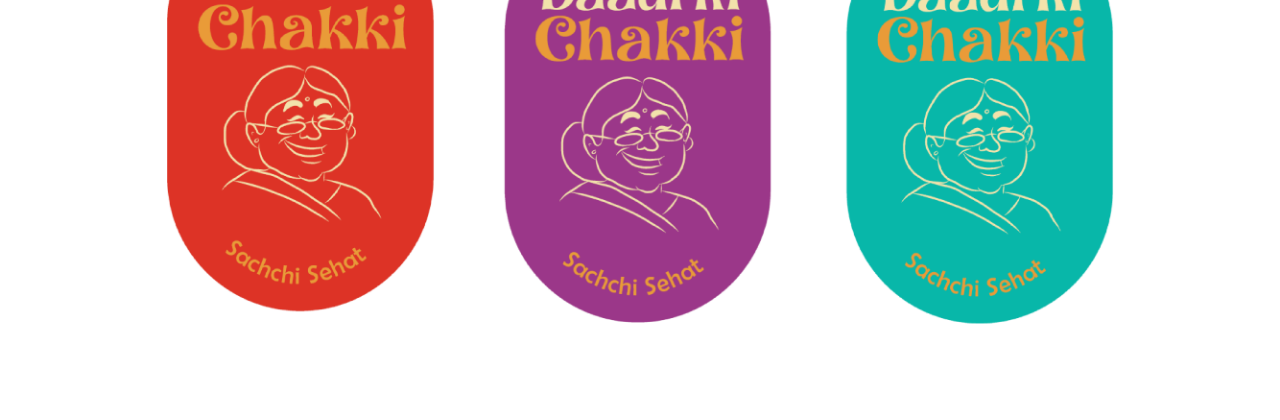
<file: dadi.html>
<!DOCTYPE html>
<html lang="en">
<head>
    <meta charset="UTF-8">
    <meta name="viewport" content="width=device-width, initial-scale=1.0">
    <title>Document</title>
</head>
<body>
    <img src="Portfolio pages/dadi/PORTFOLIO-14.png">
    <img src="Portfolio pages/dadi/PORTFOLIO-15.png">
    <img src="Portfolio pages/dadi/PORTFOLIO-16.png">
    <img src="Portfolio pages/dadi/PORTFOLIO-17.png">
    <img src="Portfolio pages/dadi/PORTFOLIO-18.png">
    <style>
        *{
            margin: 0;
            padding: 0;
        }
        img{
            width: 100%;
        }
    </style>
</body>
</html>
</file>
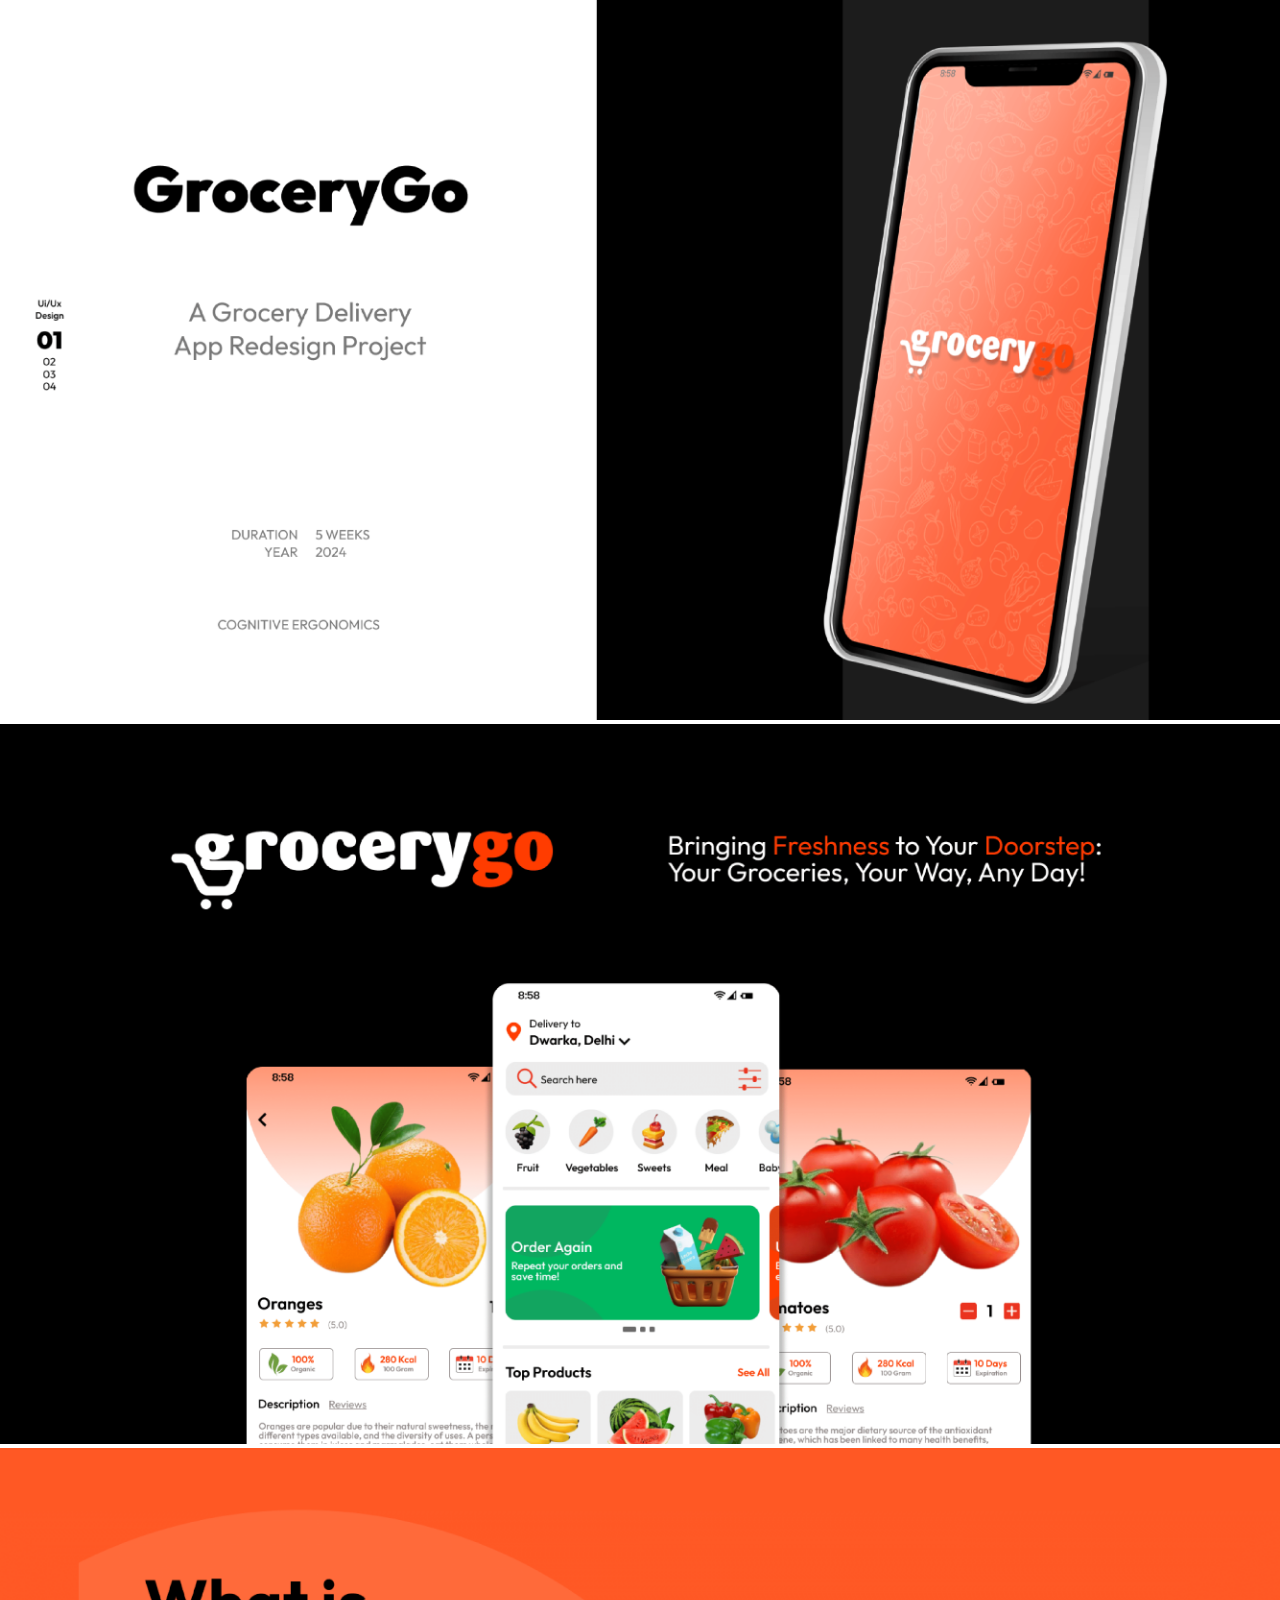
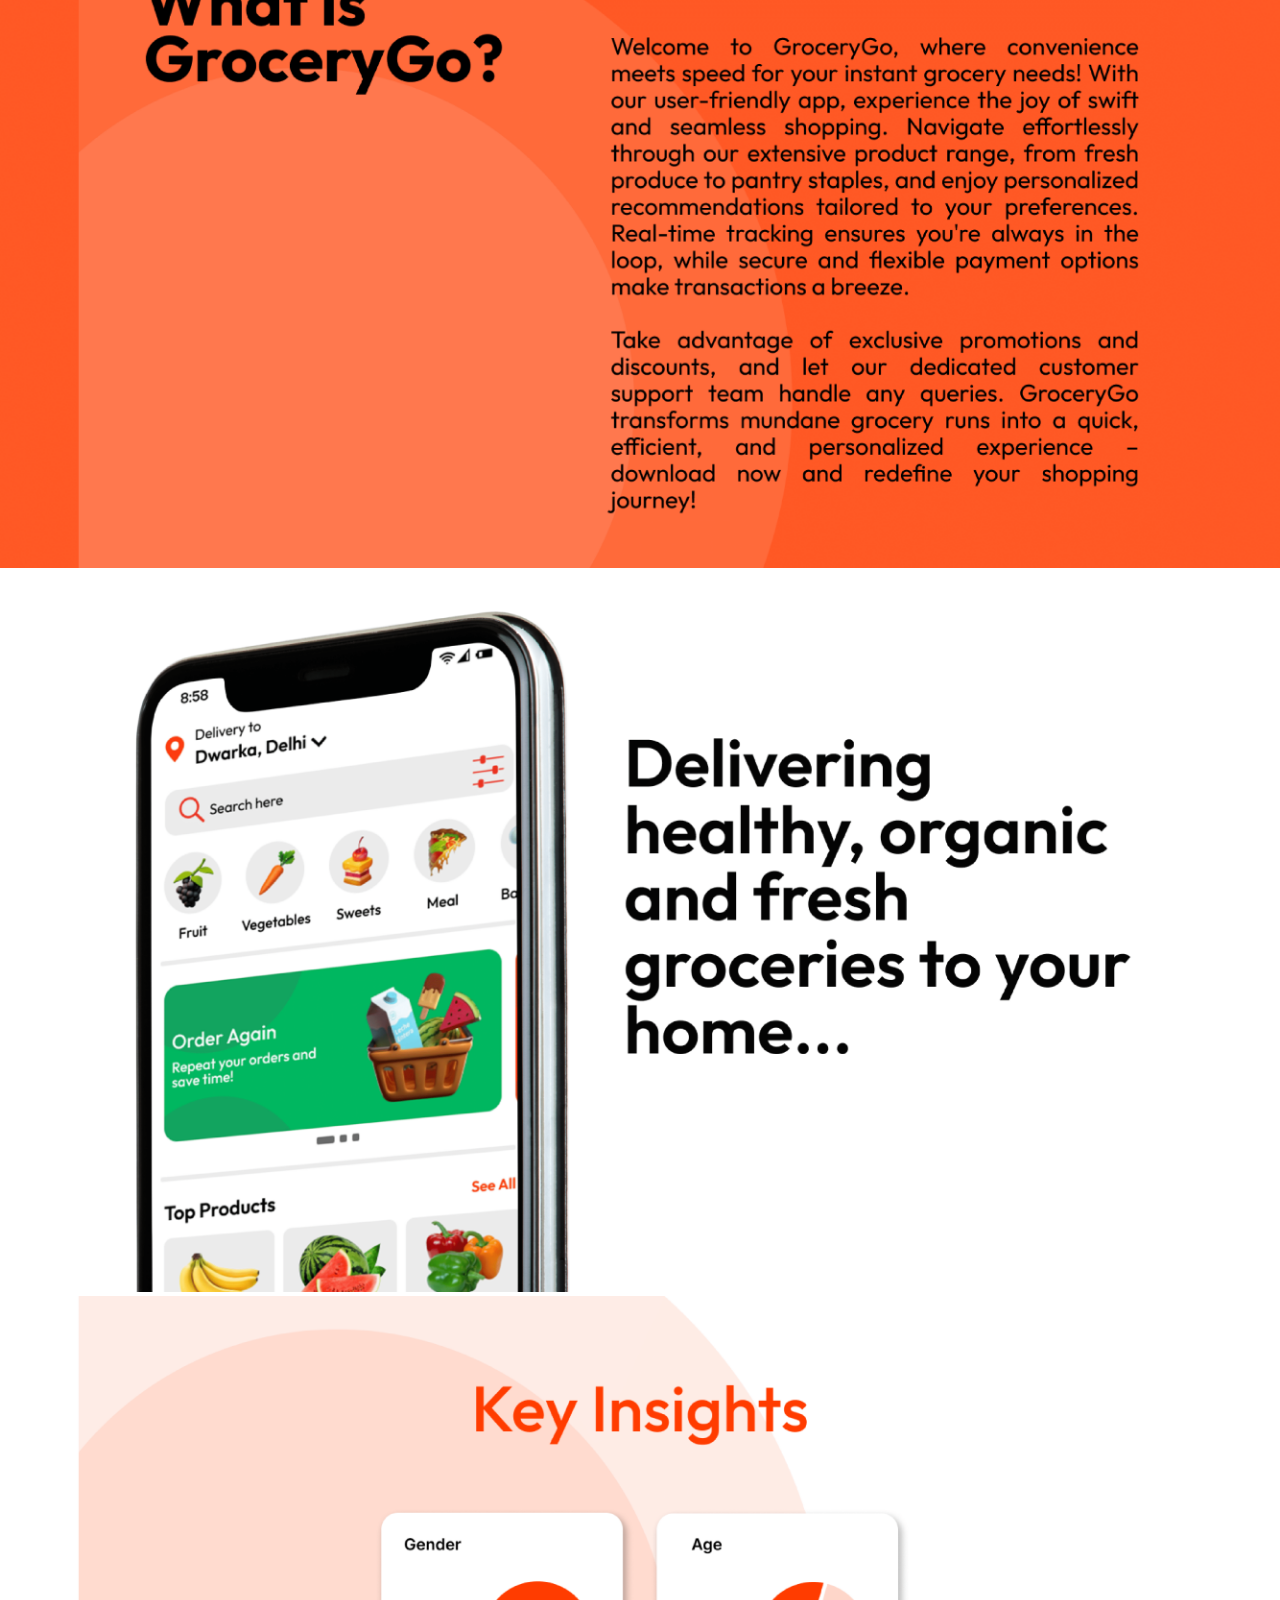
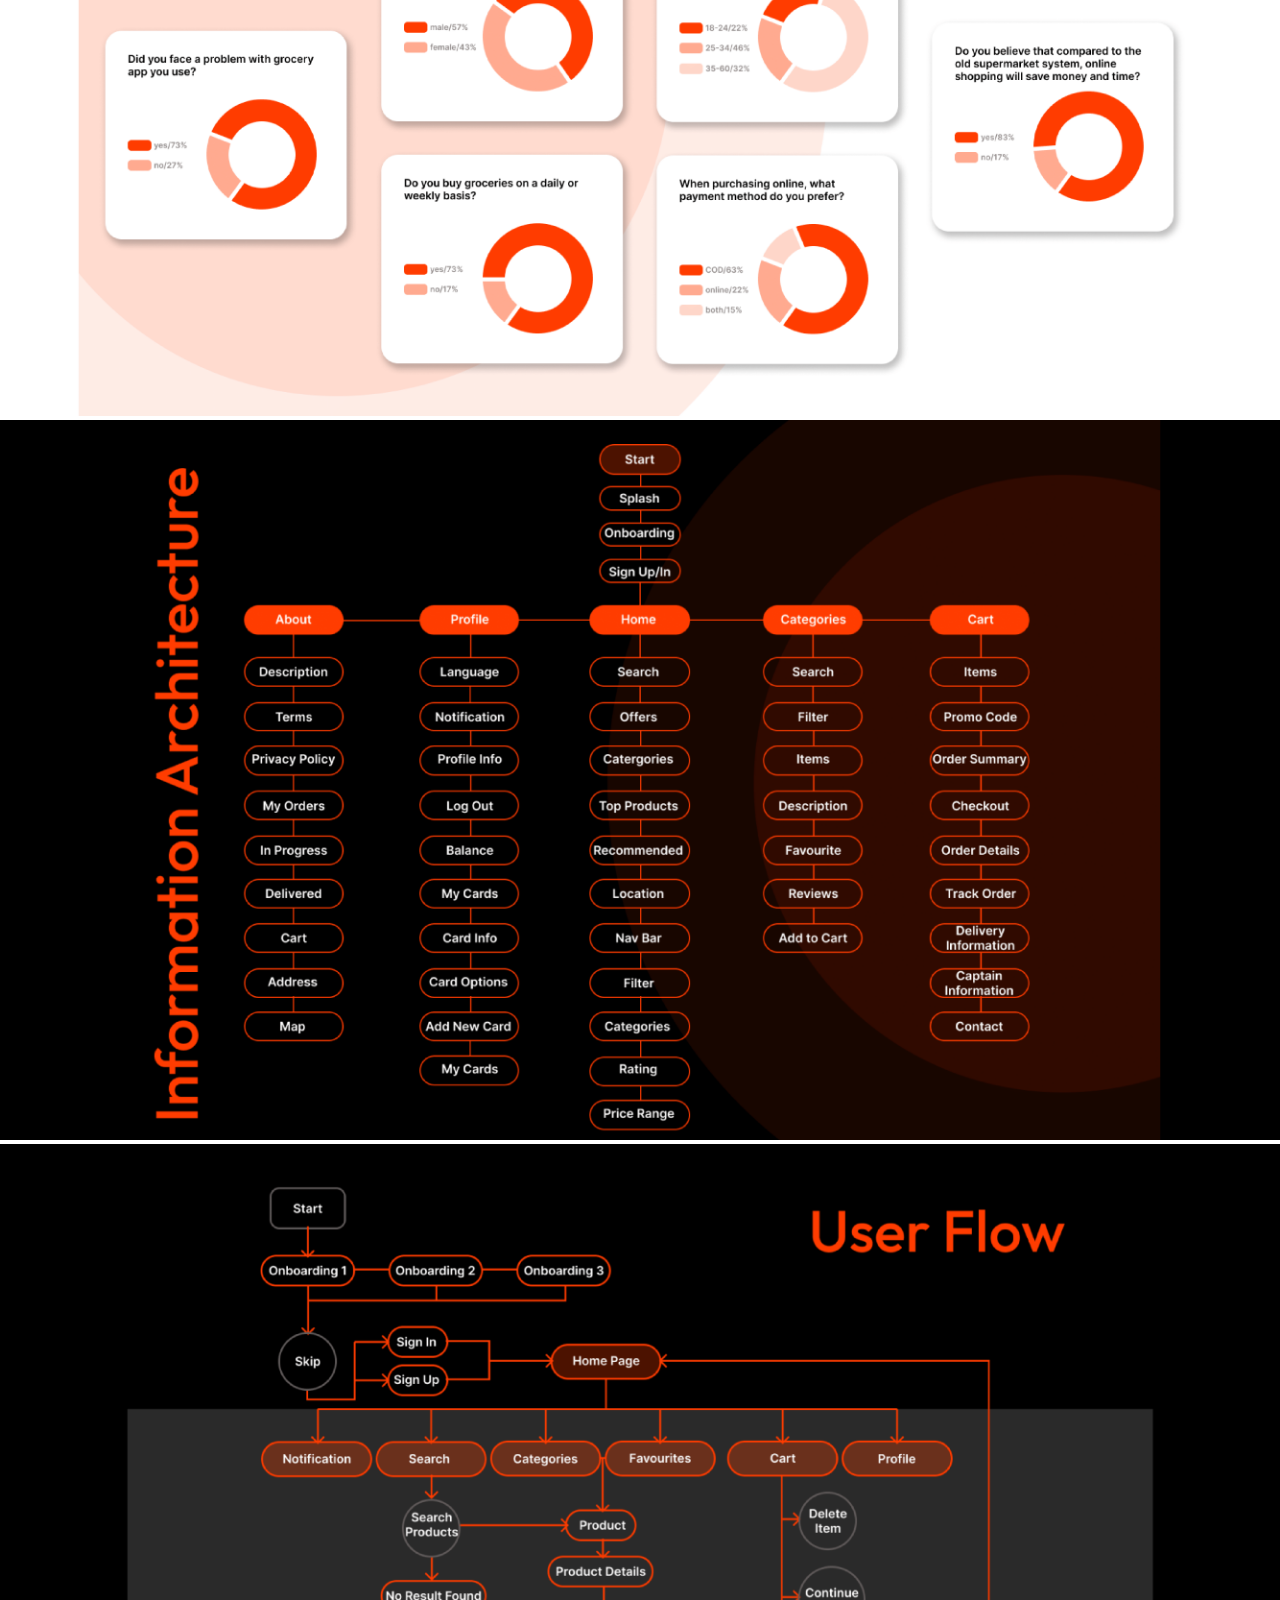
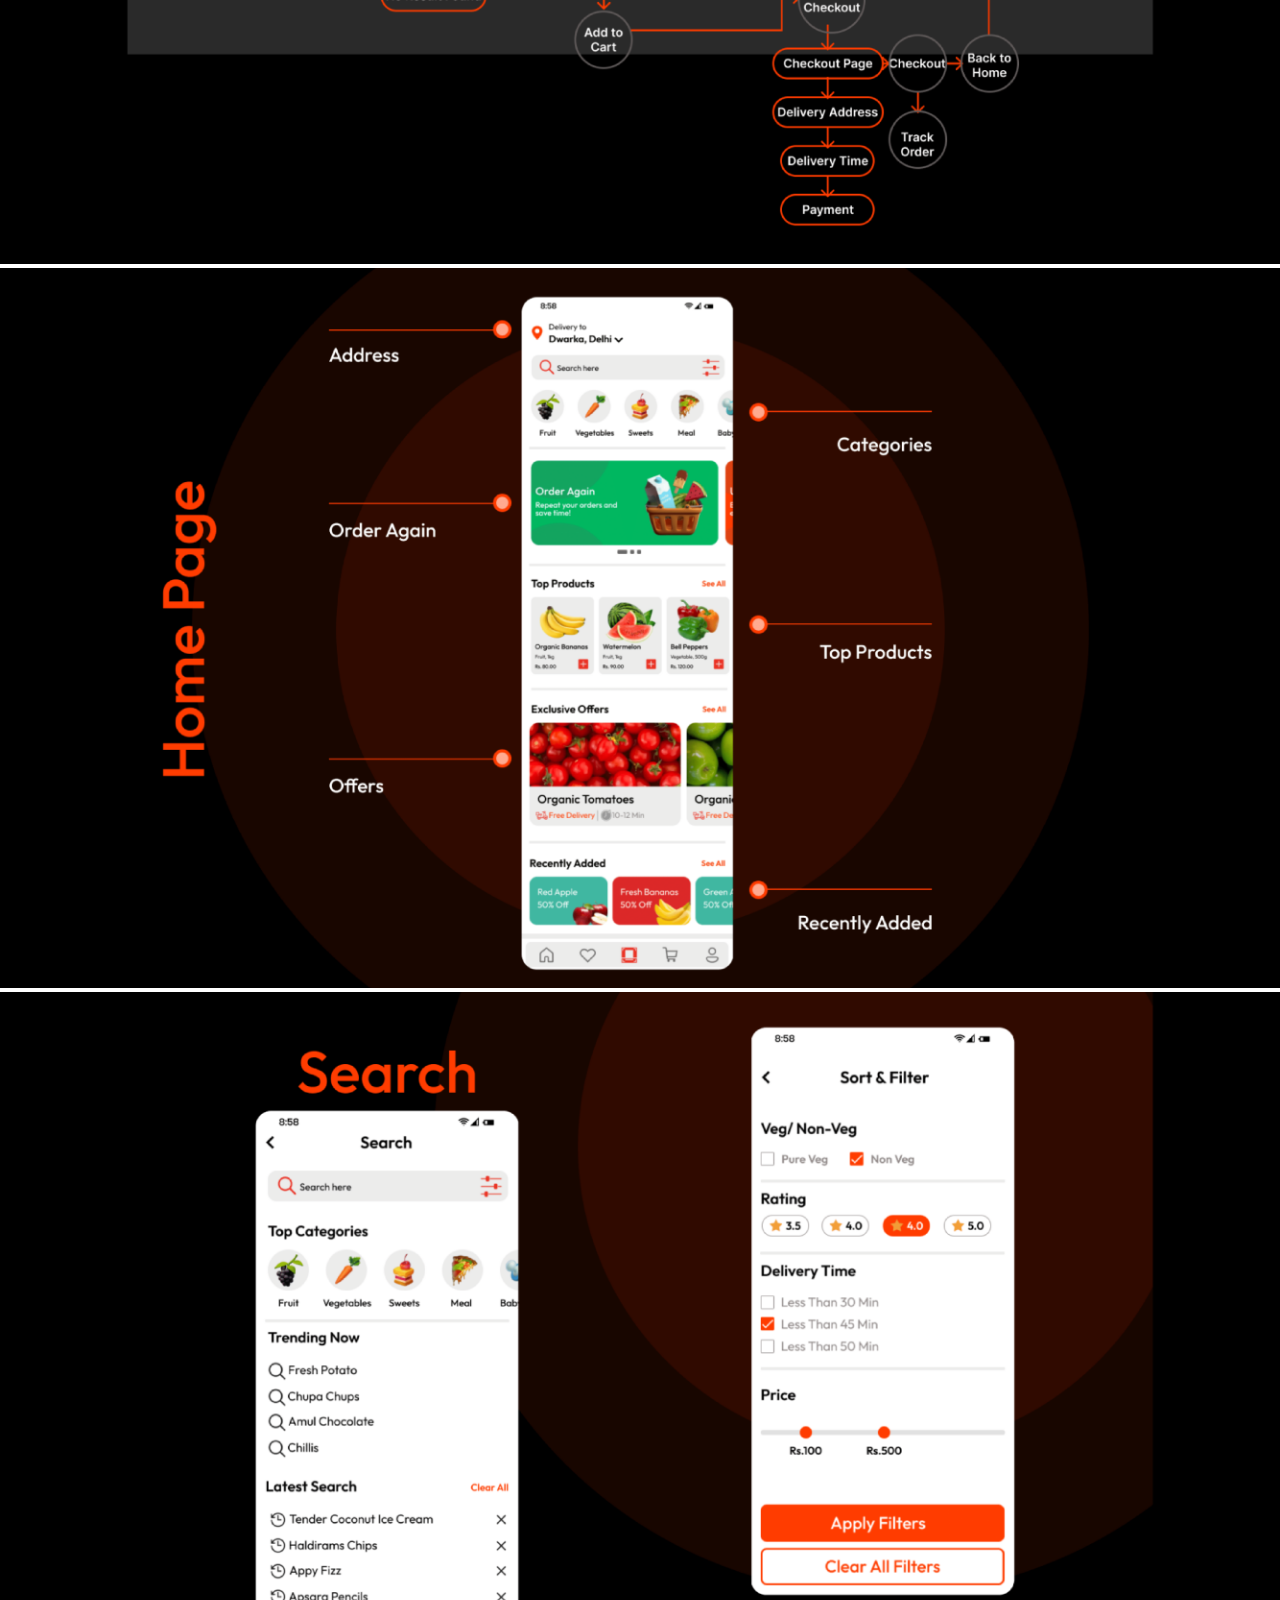
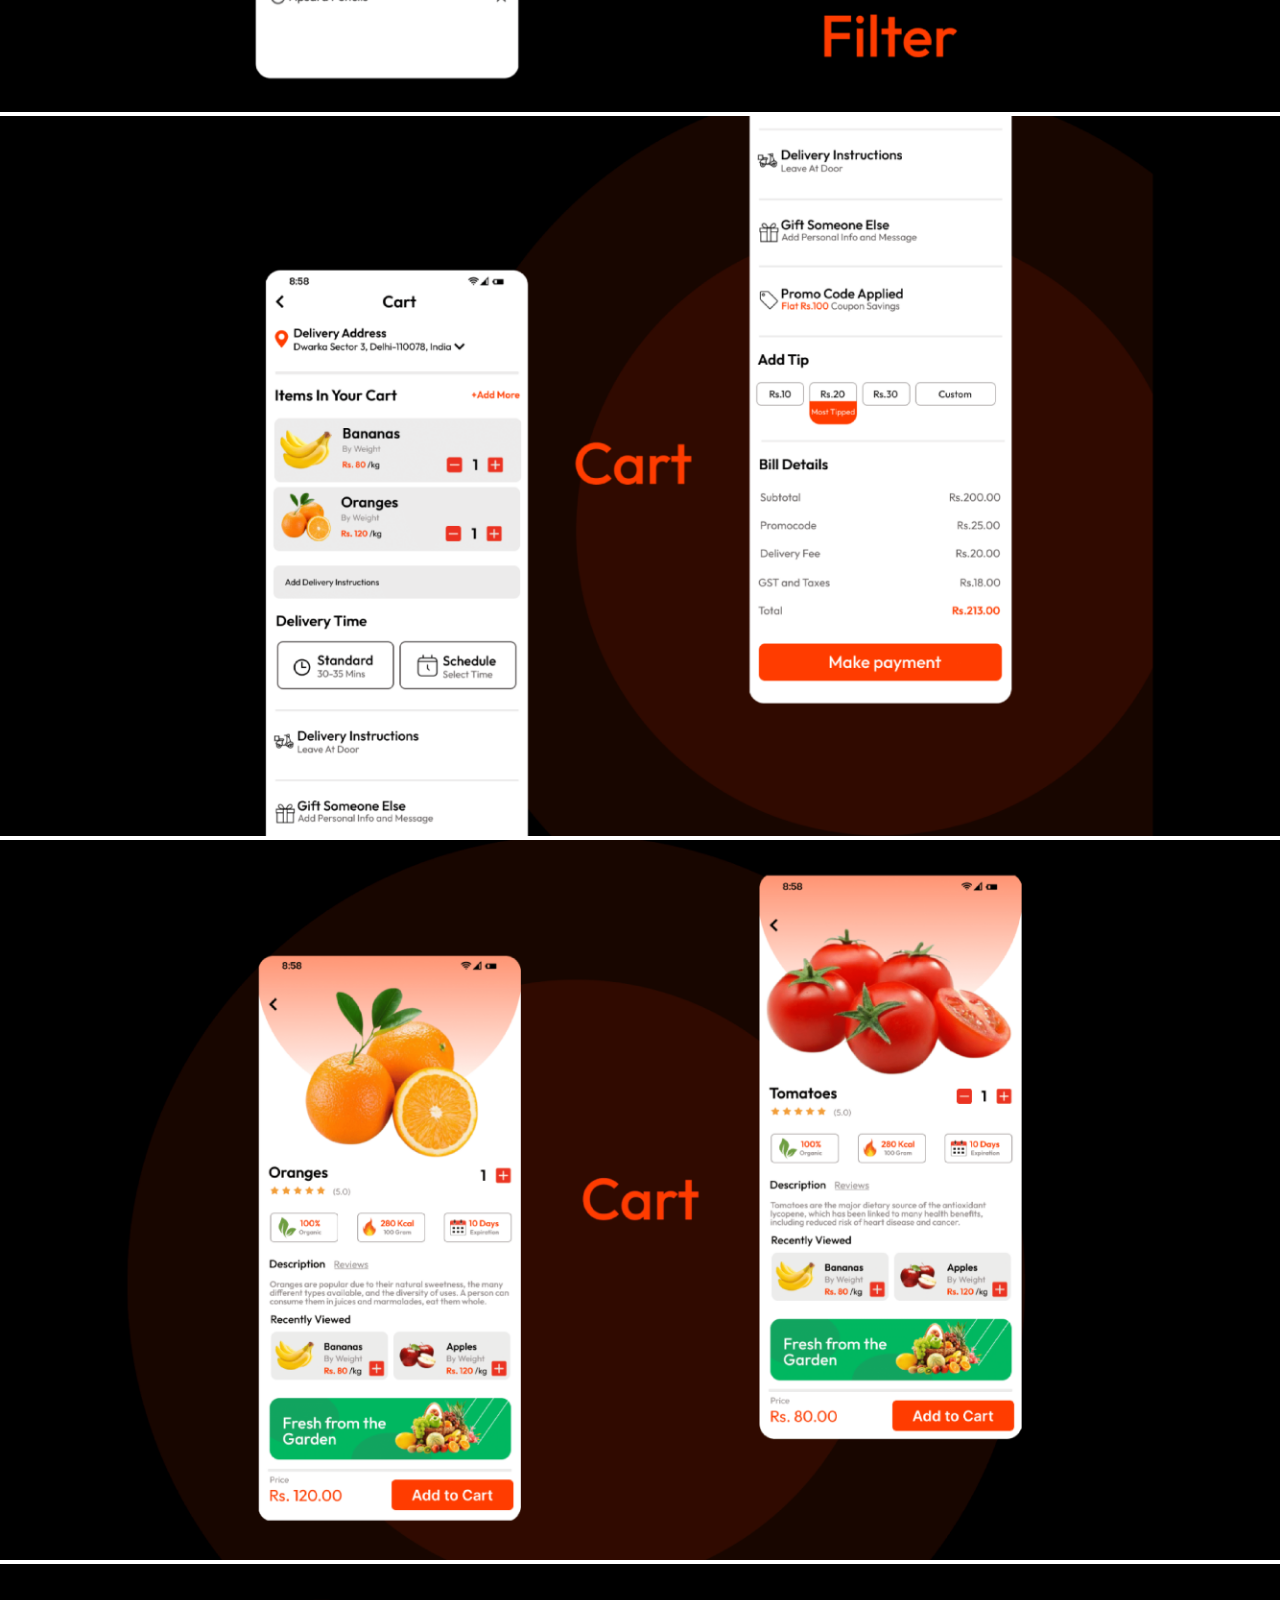
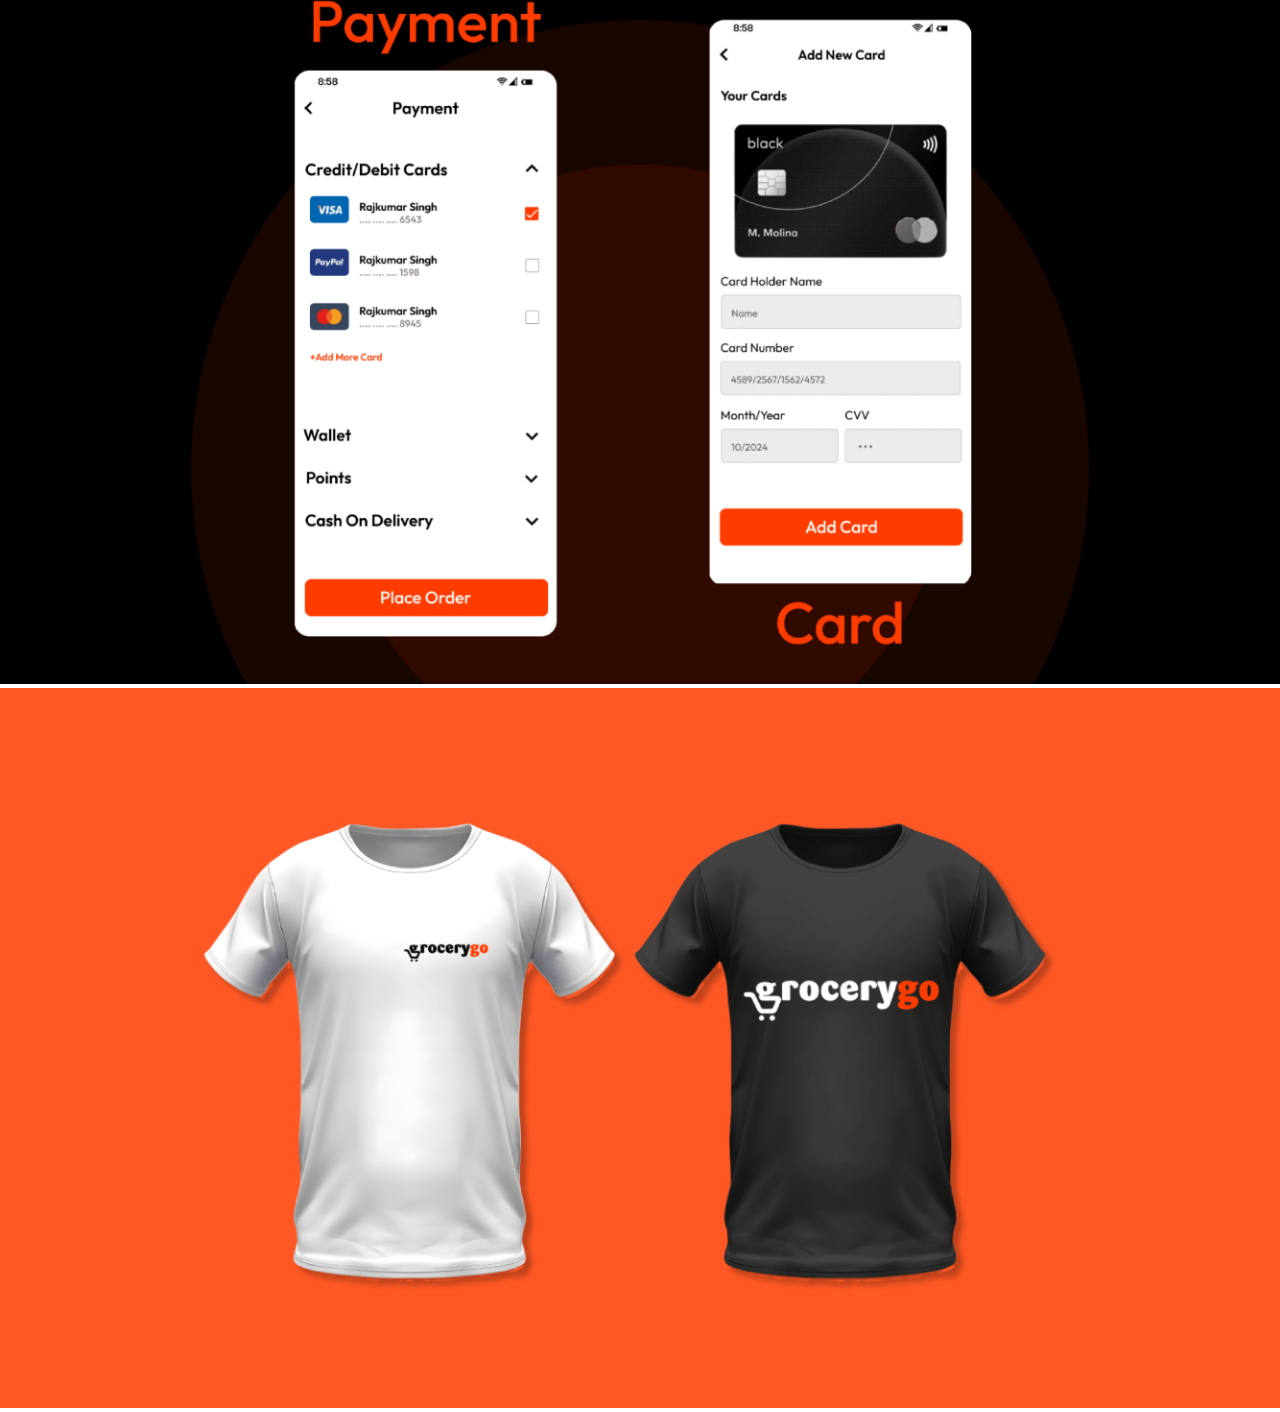
<file: grocery.html>
<!DOCTYPE html>
<html lang="en">
<head>
    <meta charset="UTF-8">
    <meta name="viewport" content="width=device-width, initial-scale=1.0">
    <title>Document</title>
</head>
<body>
    <img src="Portfolio pages/grocery/PORTFOLIO-42.png">
    <img src="Portfolio pages/grocery/PORTFOLIO-43.png">
    <img src="Portfolio pages/grocery/PORTFOLIO-44.png">
    <img src="Portfolio pages/grocery/PORTFOLIO-45.png">
    <img src="Portfolio pages/grocery/PORTFOLIO-46.png">
    <img src="Portfolio pages/grocery/PORTFOLIO-47.png">
    <img src="Portfolio pages/grocery/PORTFOLIO-48.png">
    <img src="Portfolio pages/grocery/PORTFOLIO-49.png">
    <img src="Portfolio pages/grocery/PORTFOLIO-50.png">
    <img src="Portfolio pages/grocery/PORTFOLIO-51.png">
    <img src="Portfolio pages/grocery/PORTFOLIO-52.png">
    <img src="Portfolio pages/grocery/PORTFOLIO-53.png">
    <img src="Portfolio pages/grocery/PORTFOLIO-54.png">
    <style>
        *{
            margin: 0;
            padding: 0;
        }
        img{
            width: 100%;
        }
    </style>
</body>
</html>
</file>
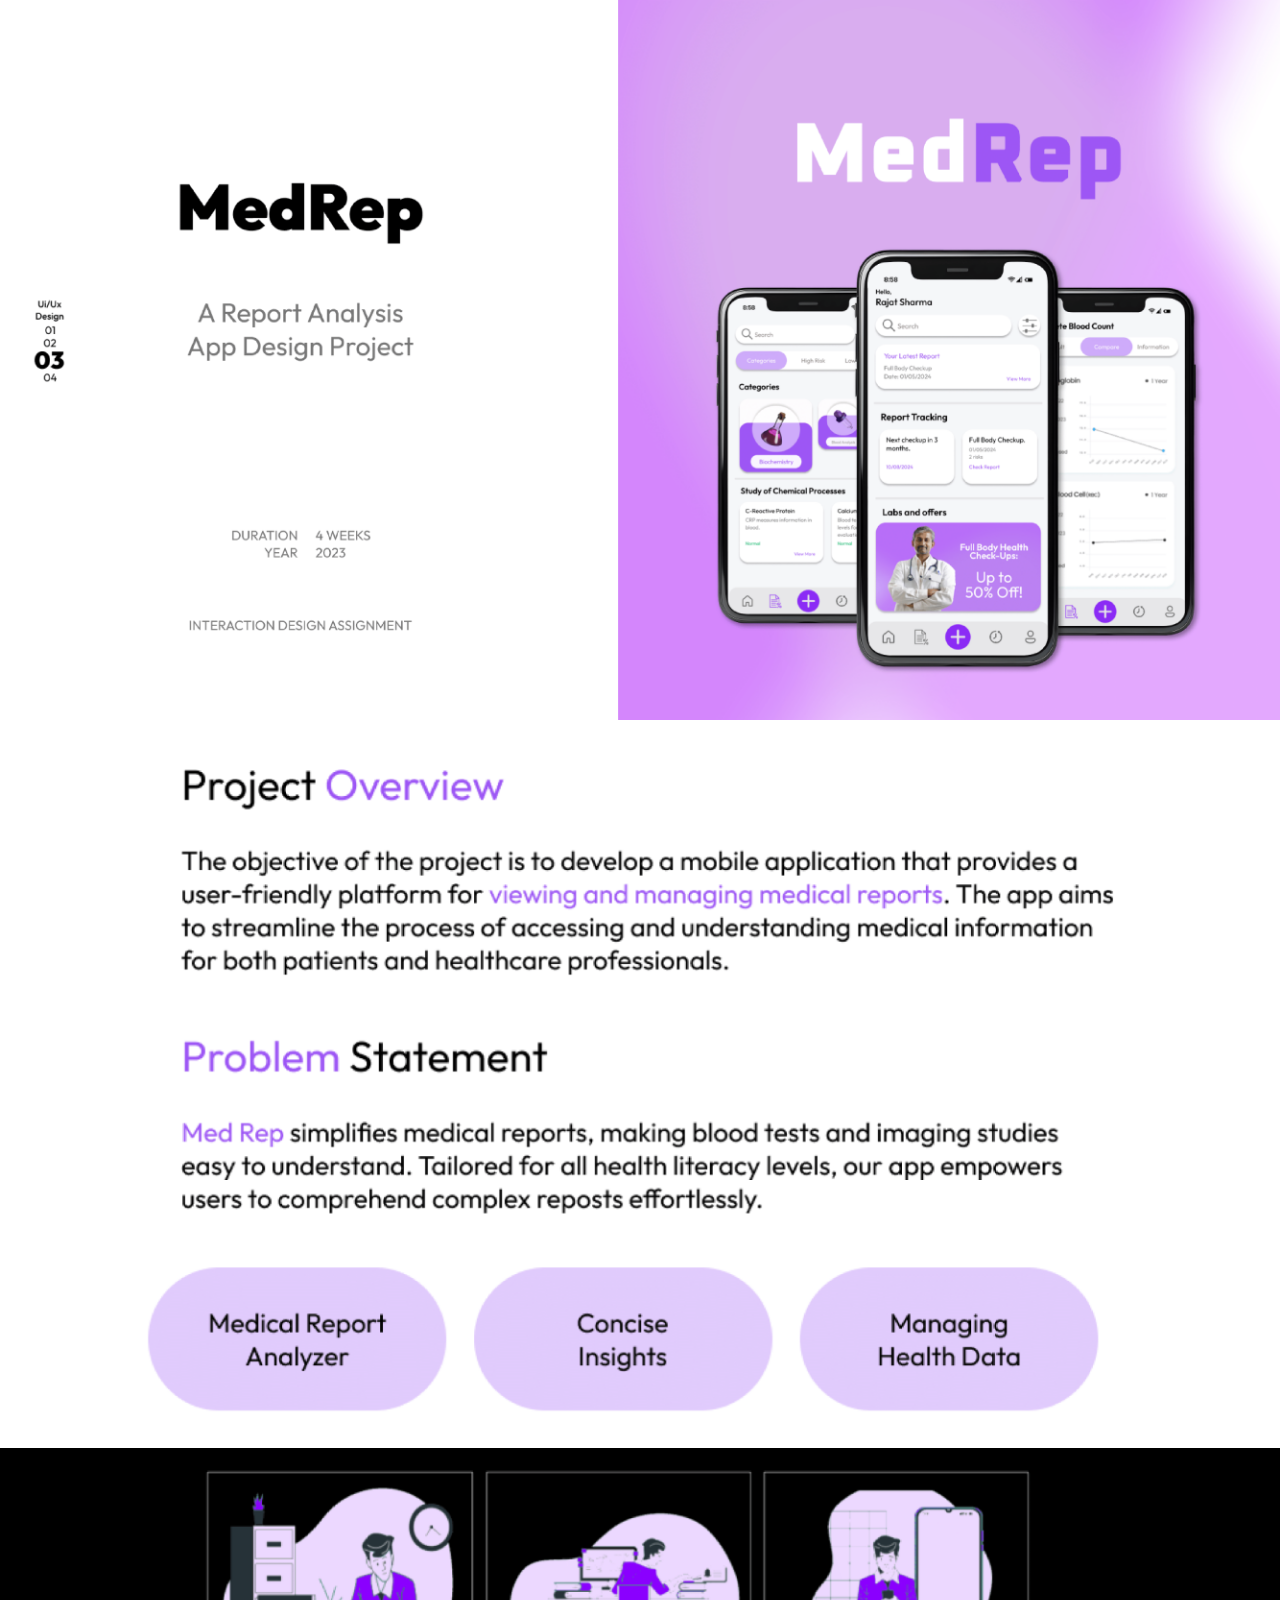
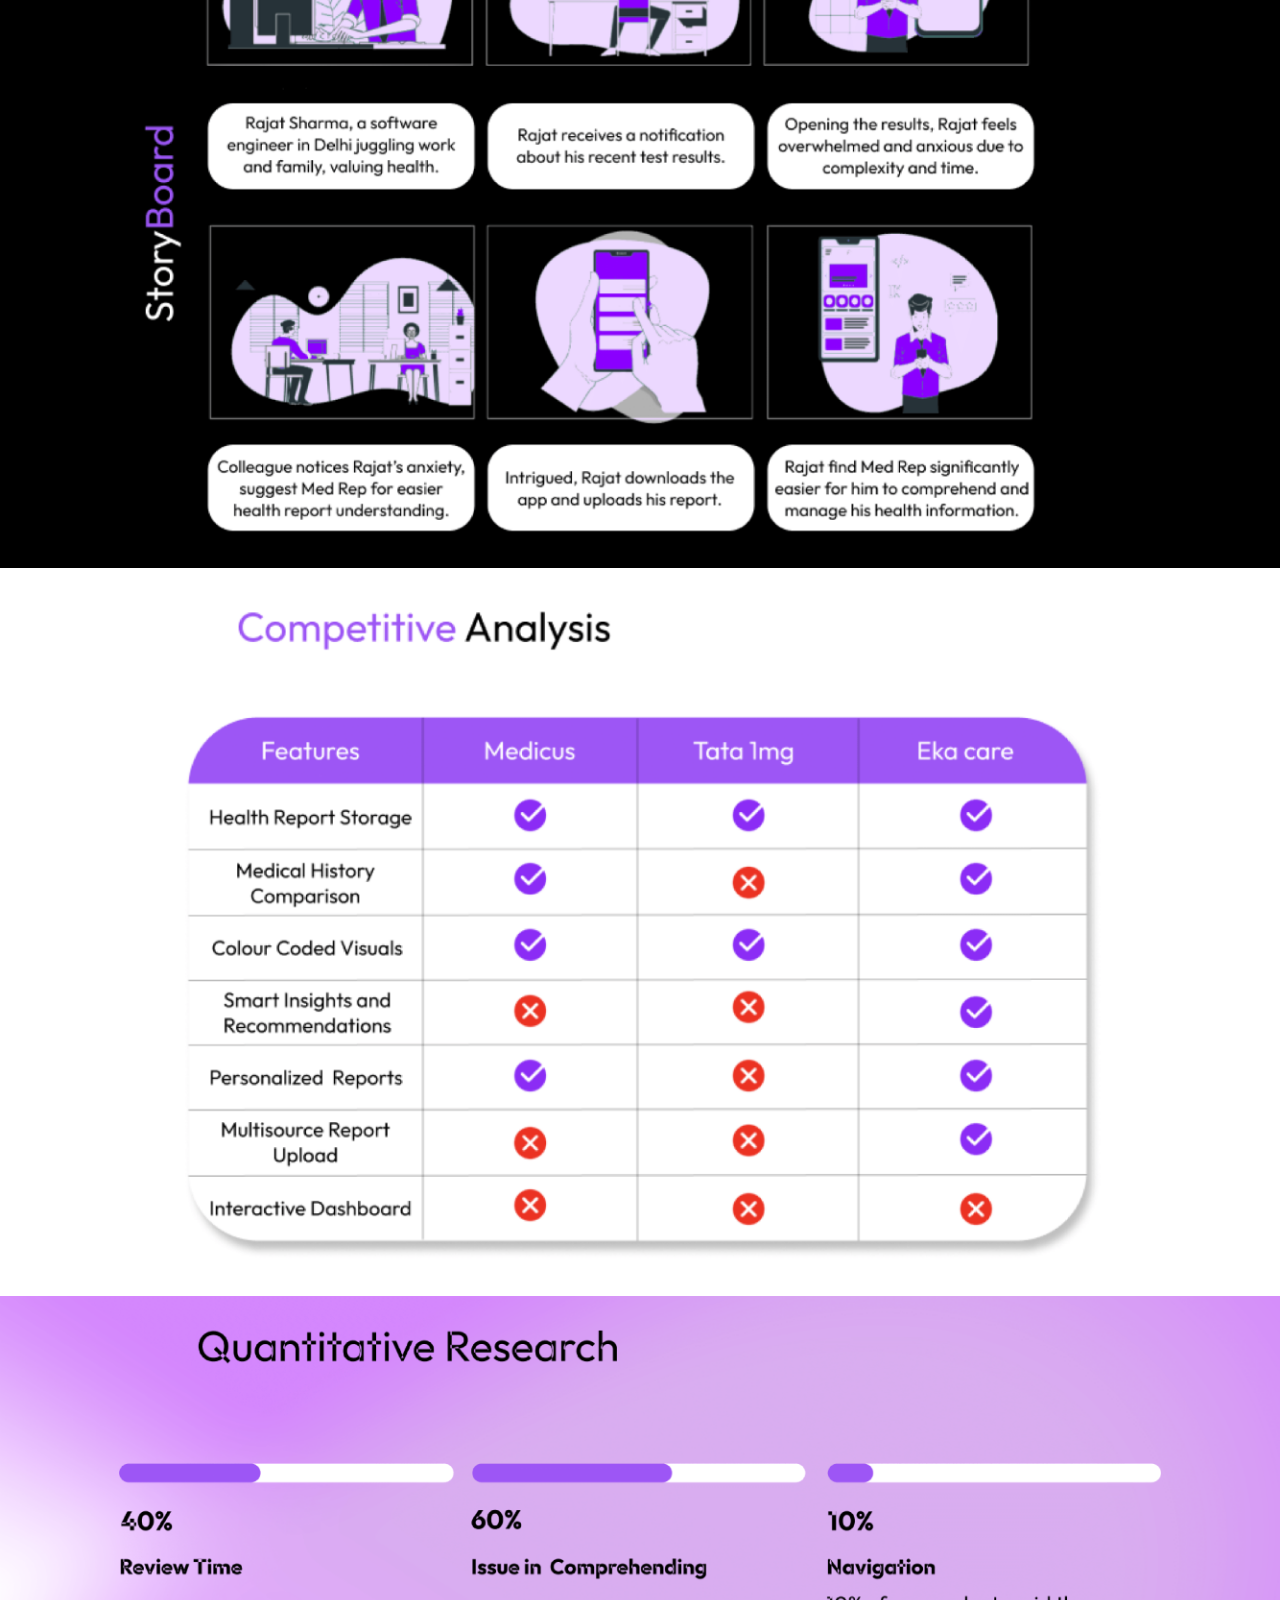
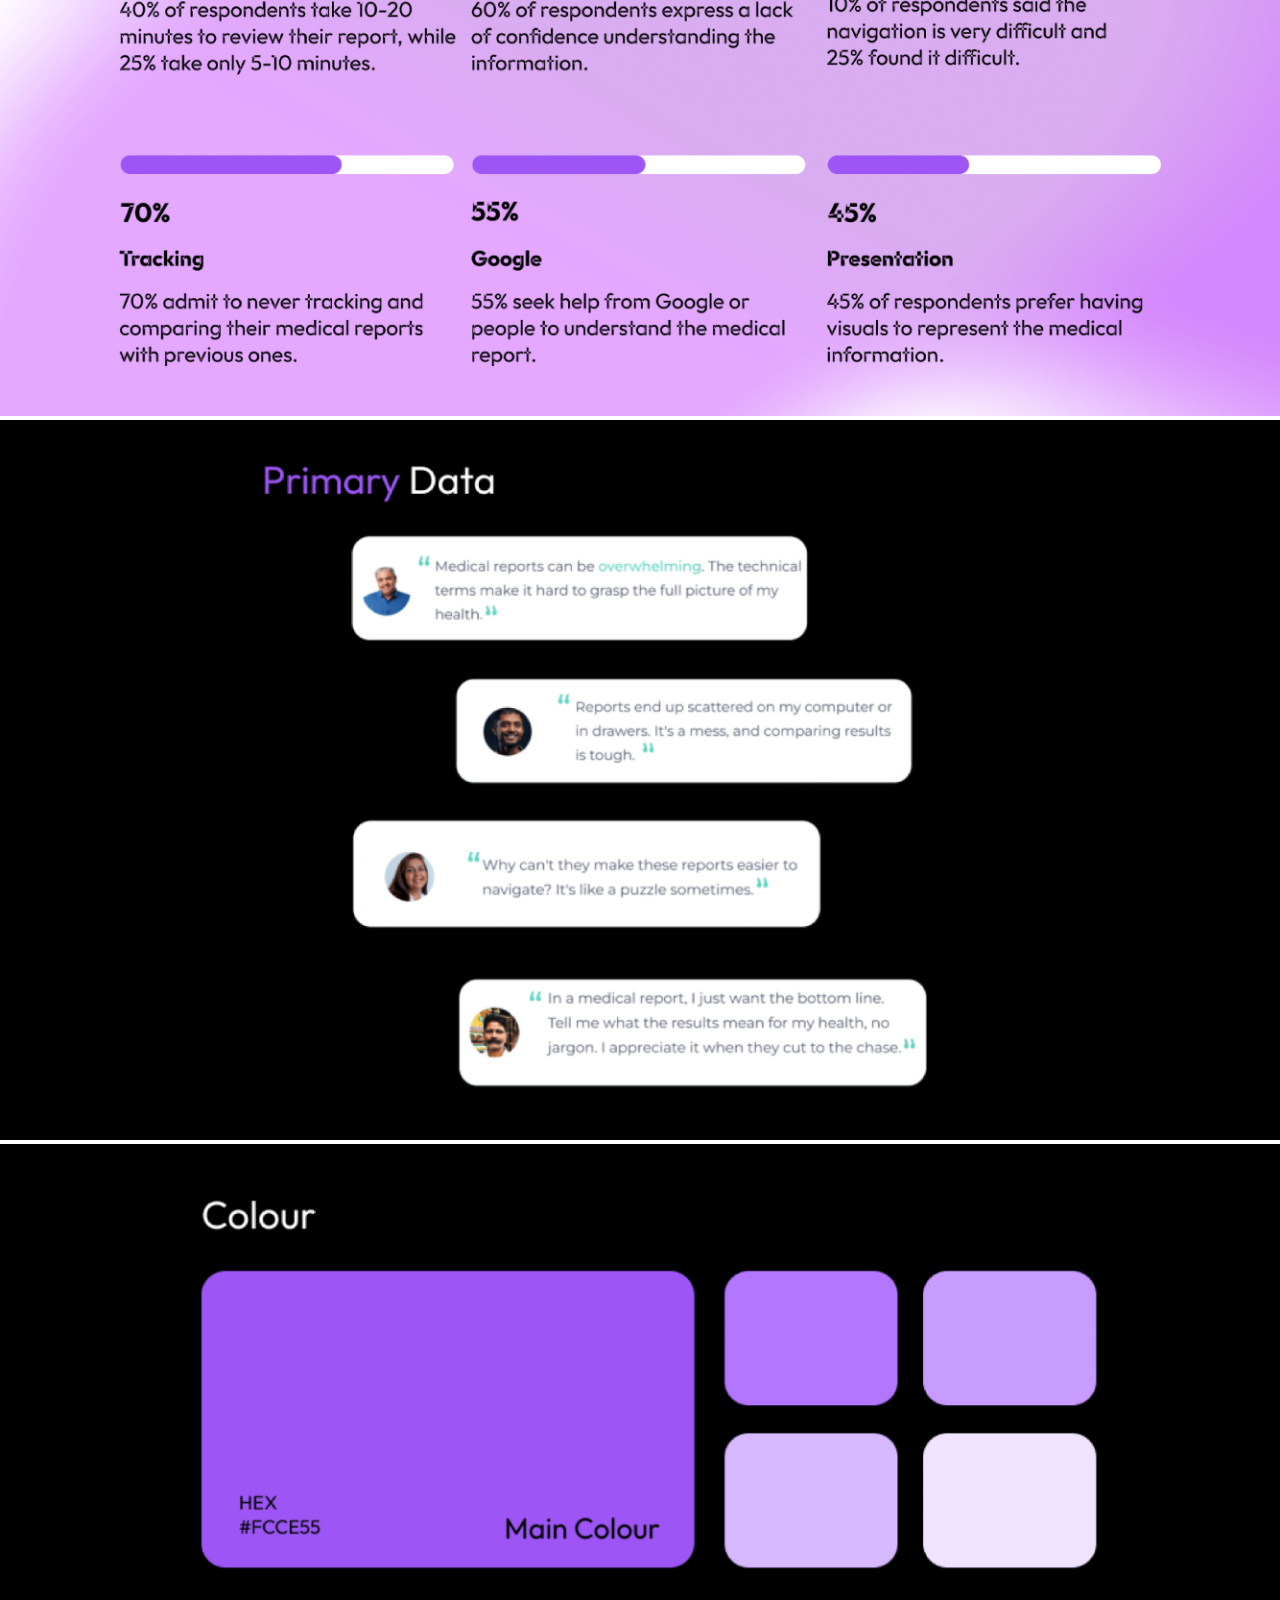
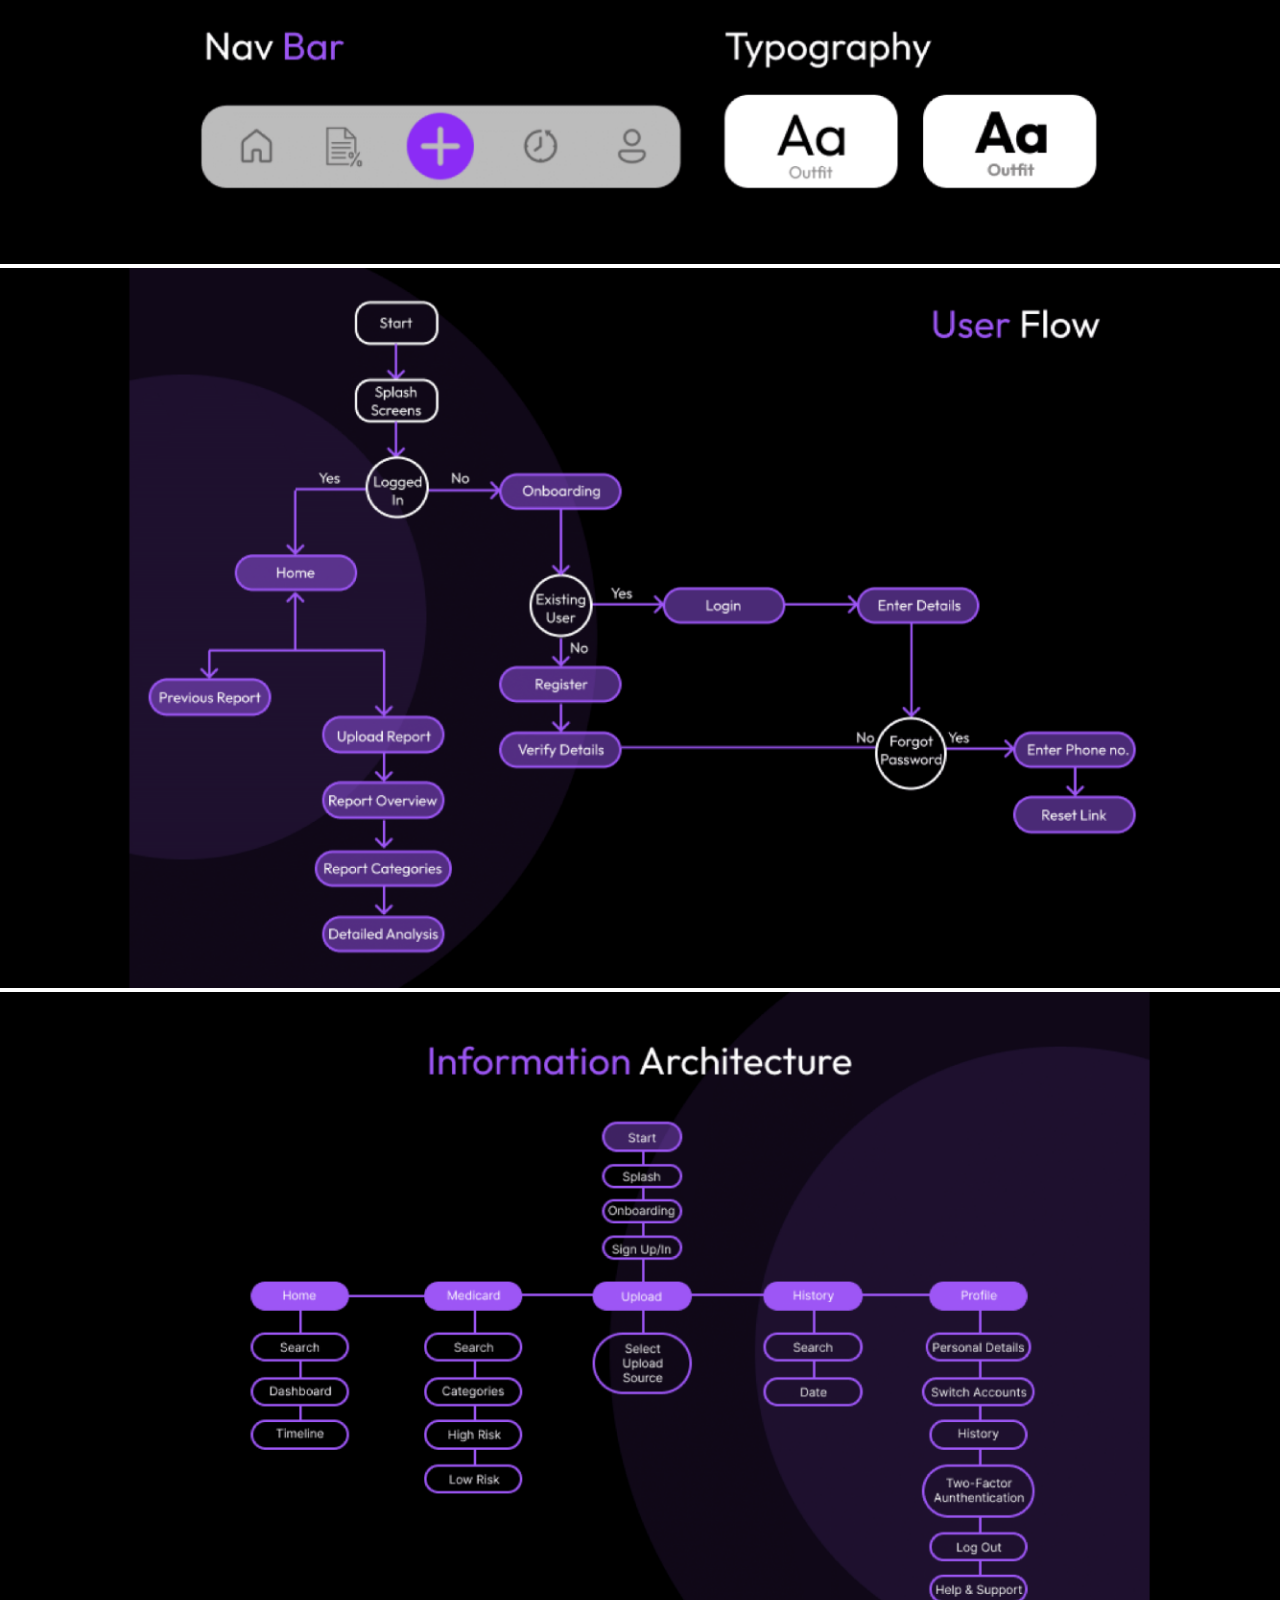
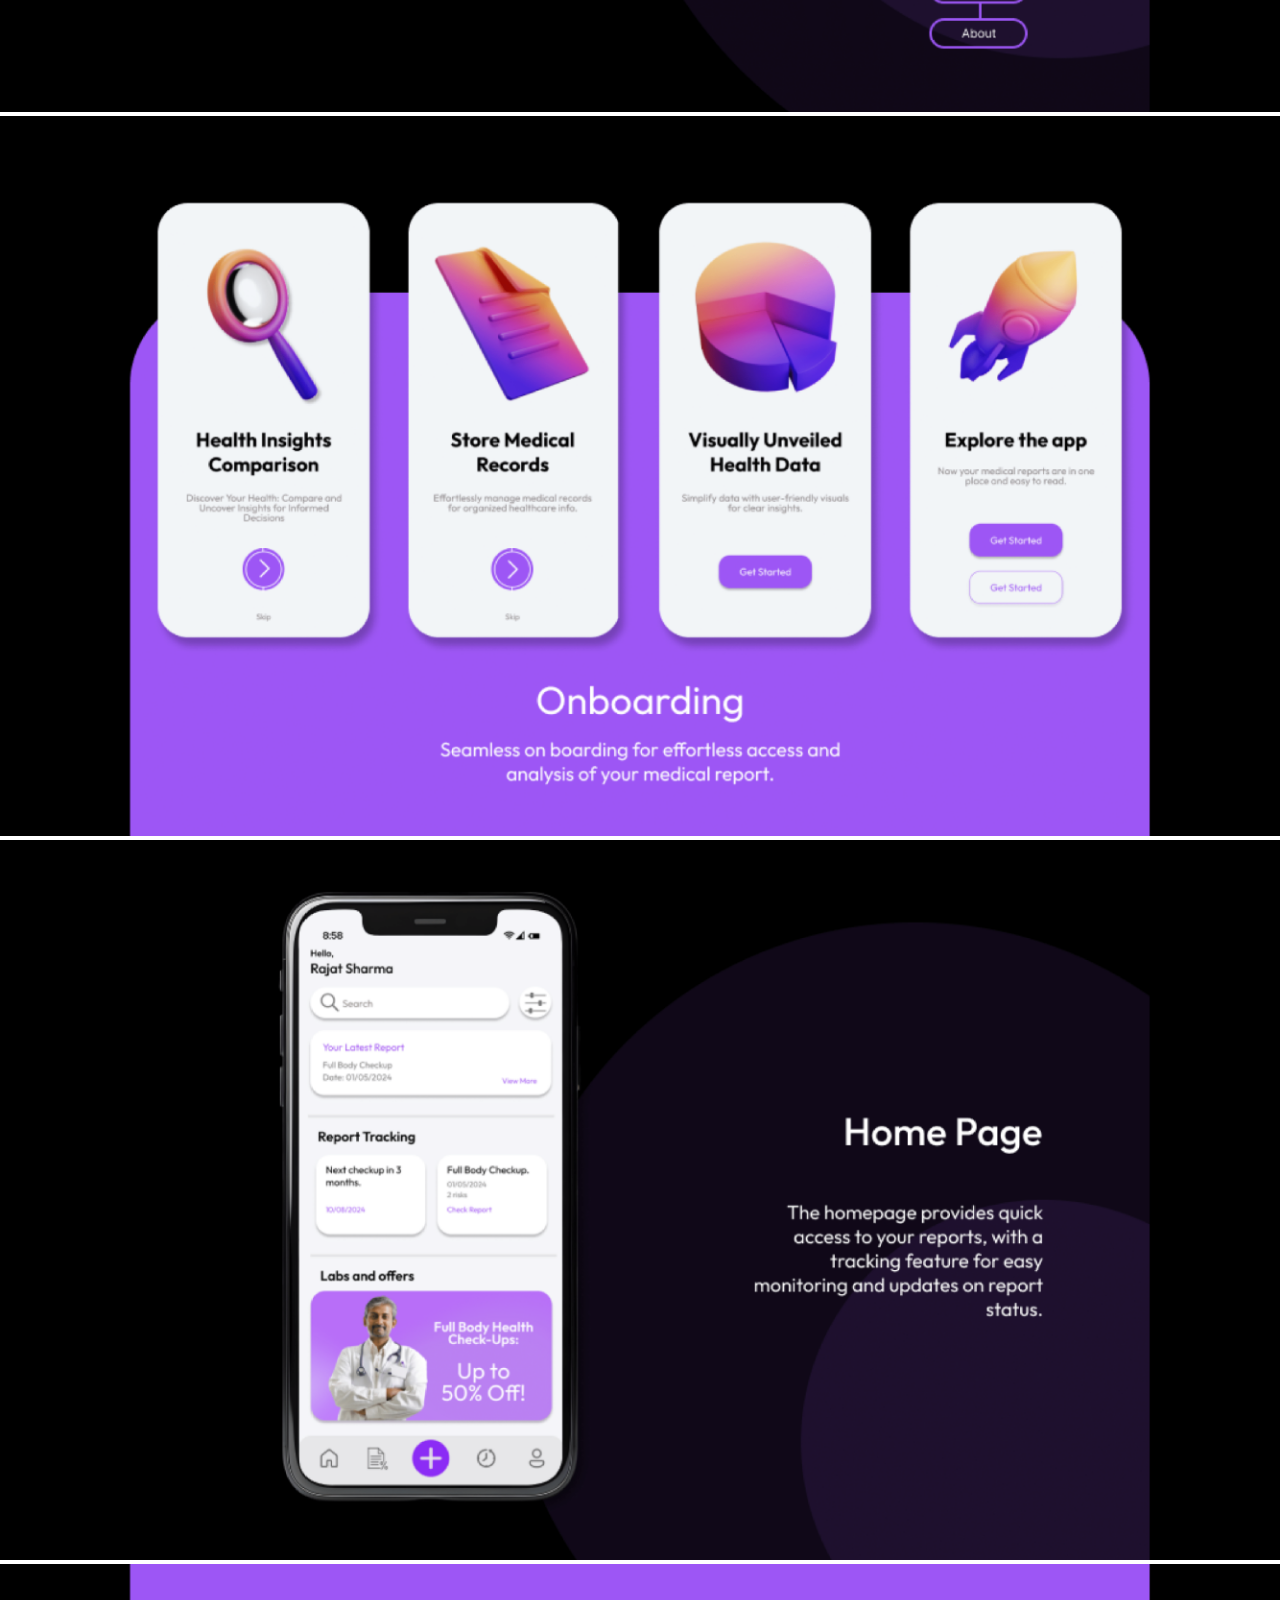
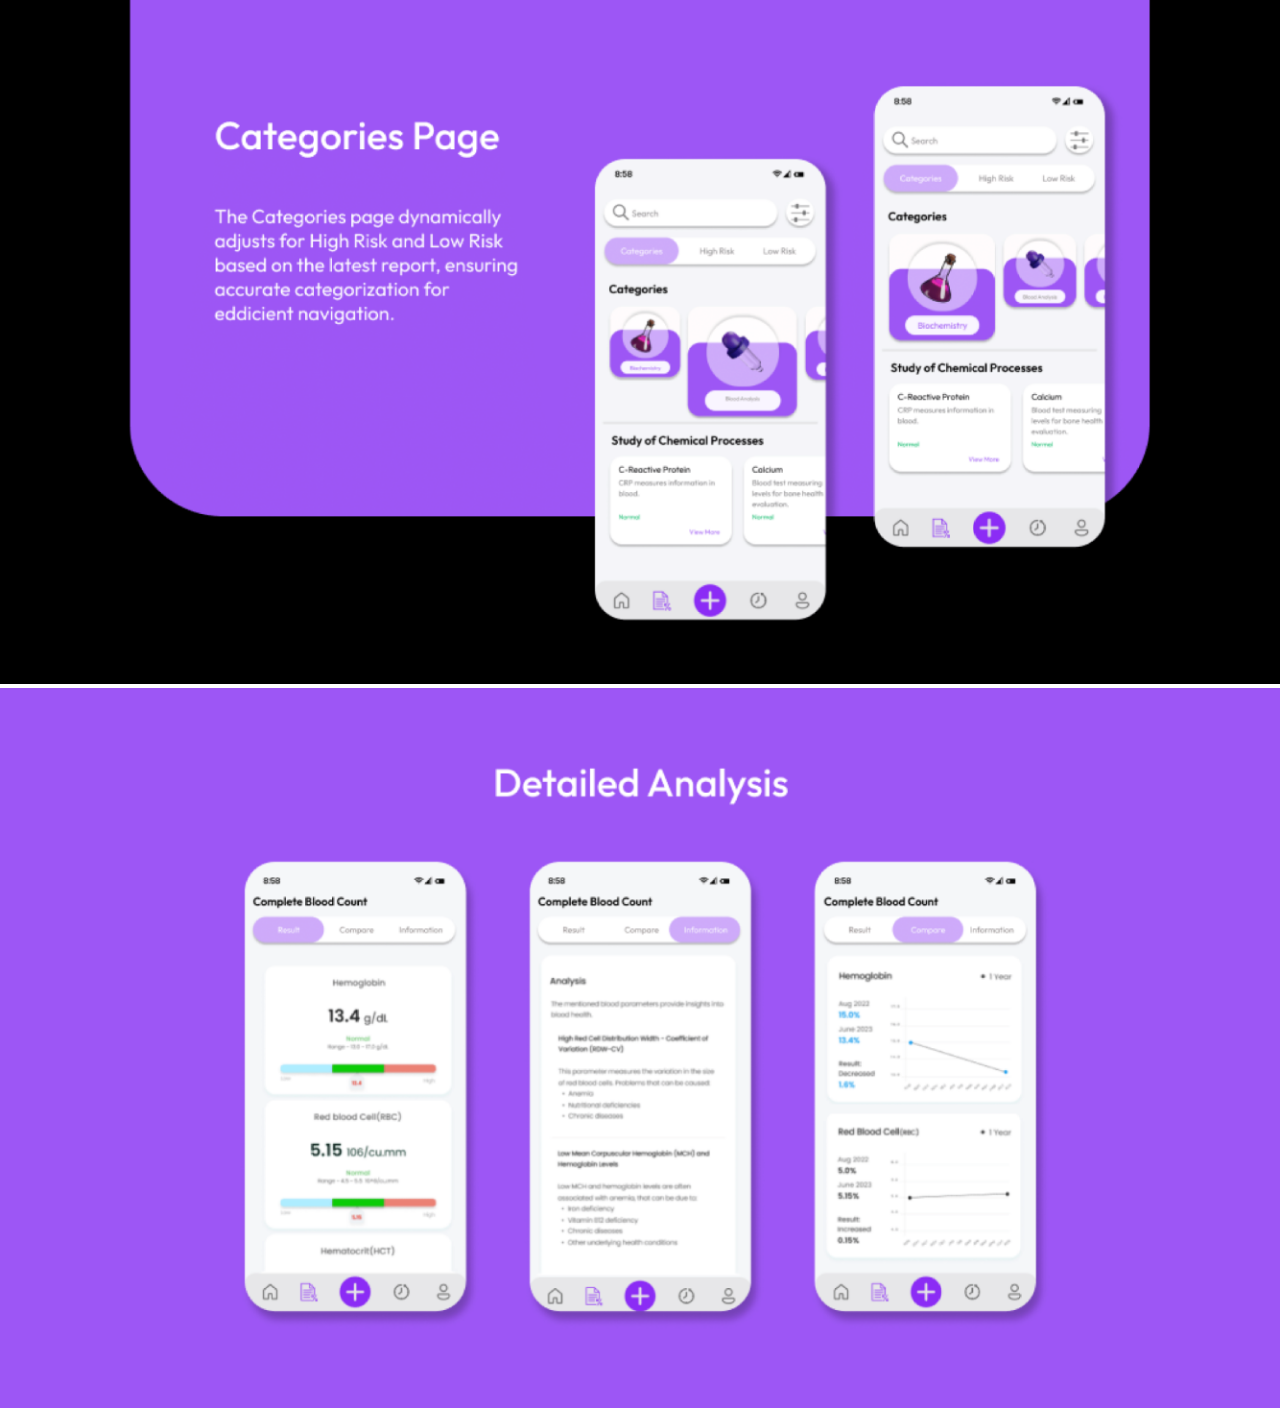
<file: med.html>
<!DOCTYPE html>
<html lang="en">
<head>
    <meta charset="UTF-8">
    <meta name="viewport" content="width=device-width, initial-scale=1.0">
    <title>Document</title>
</head>
<body>
    <img src="Portfolio pages/med/PORTFOLIO-69.png">
    <img src="Portfolio pages/med/PORTFOLIO-70.png">
    <img src="Portfolio pages/med/PORTFOLIO-71.png">
    <img src="Portfolio pages/med/PORTFOLIO-72.png">
    <img src="Portfolio pages/med/PORTFOLIO-73.png">
    <img src="Portfolio pages/med/PORTFOLIO-74.png">
    <img src="Portfolio pages/med/PORTFOLIO-75.png">
    <img src="Portfolio pages/med/PORTFOLIO-76.png">
    <img src="Portfolio pages/med/PORTFOLIO-77.png">
    <img src="Portfolio pages/med/PORTFOLIO-78.png">
    <img src="Portfolio pages/med/PORTFOLIO-79.png">
    <img src="Portfolio pages/med/PORTFOLIO-80.png">
    <img src="Portfolio pages/med/PORTFOLIO-81.png">
    <style>
        *{
            margin: 0;
            padding: 0;
        }
        img{
            width: 100%;
        }
    </style>
</body>
</html>
</file>
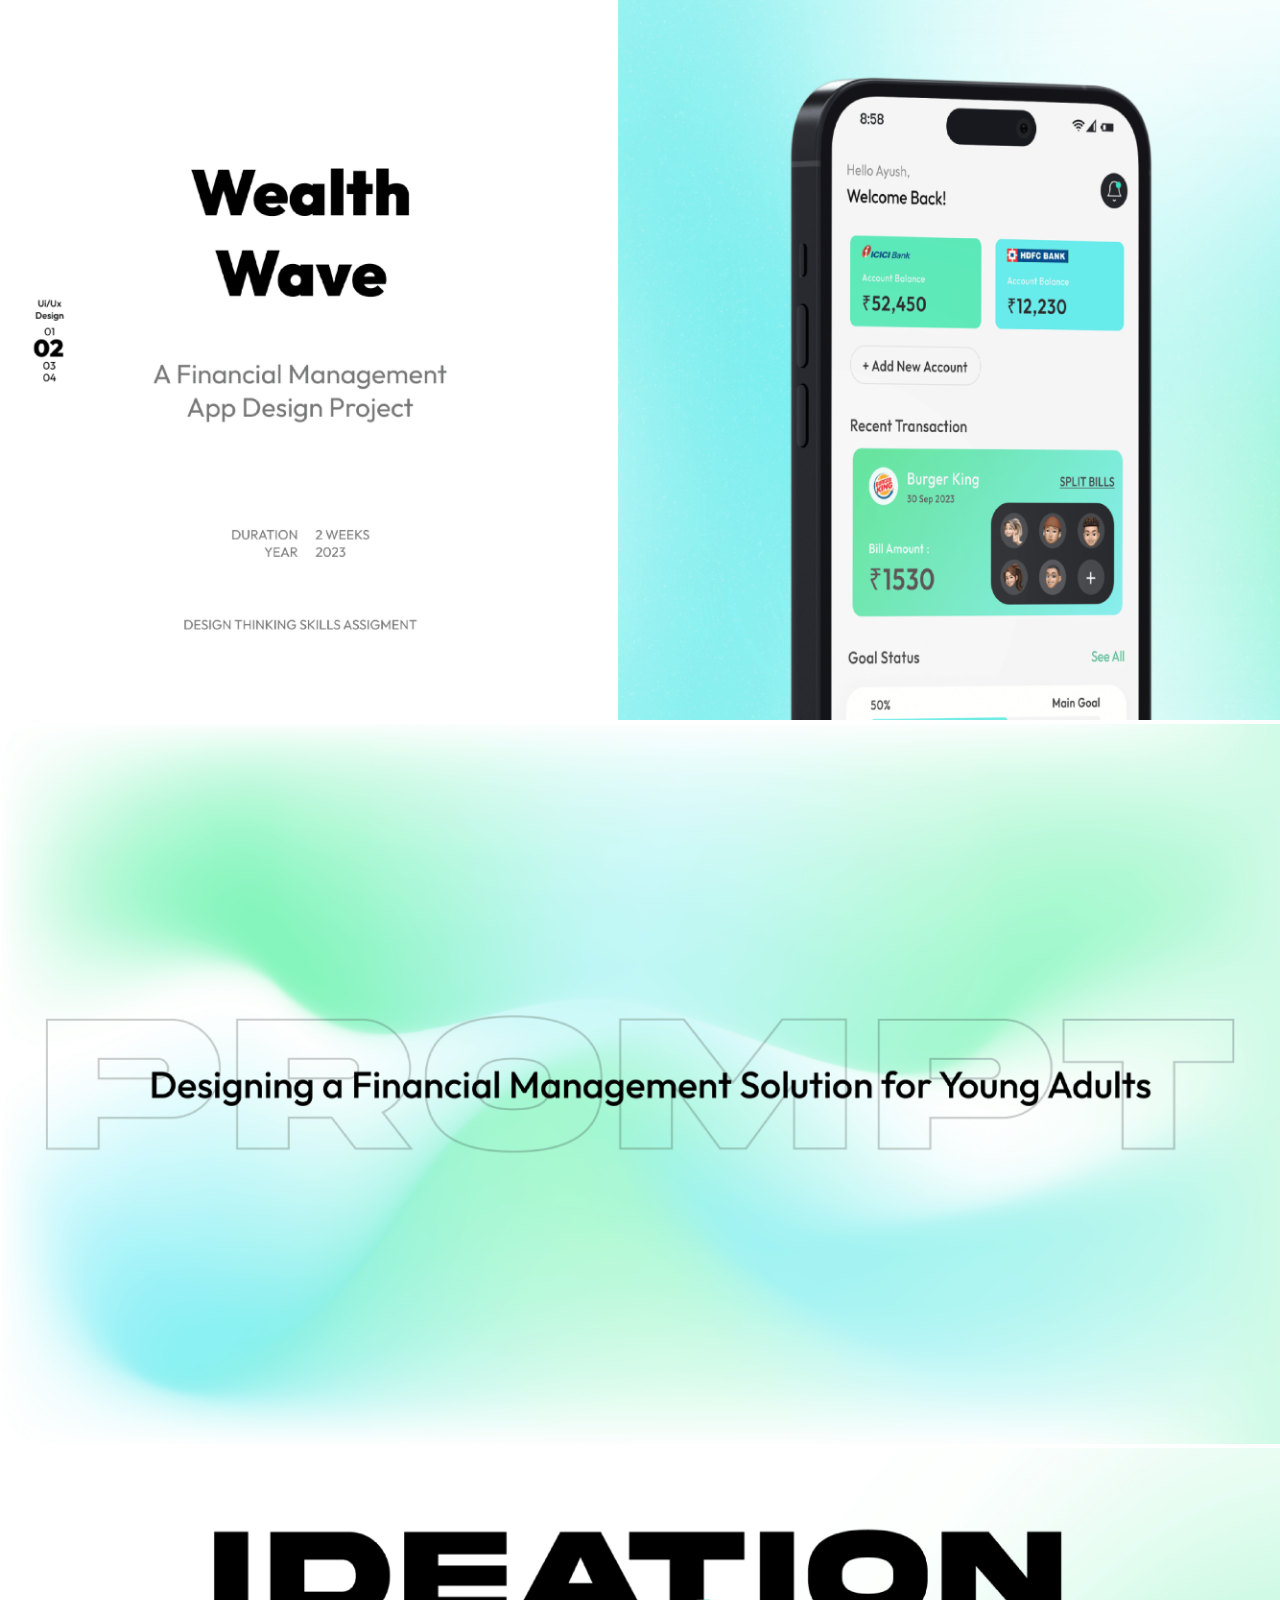
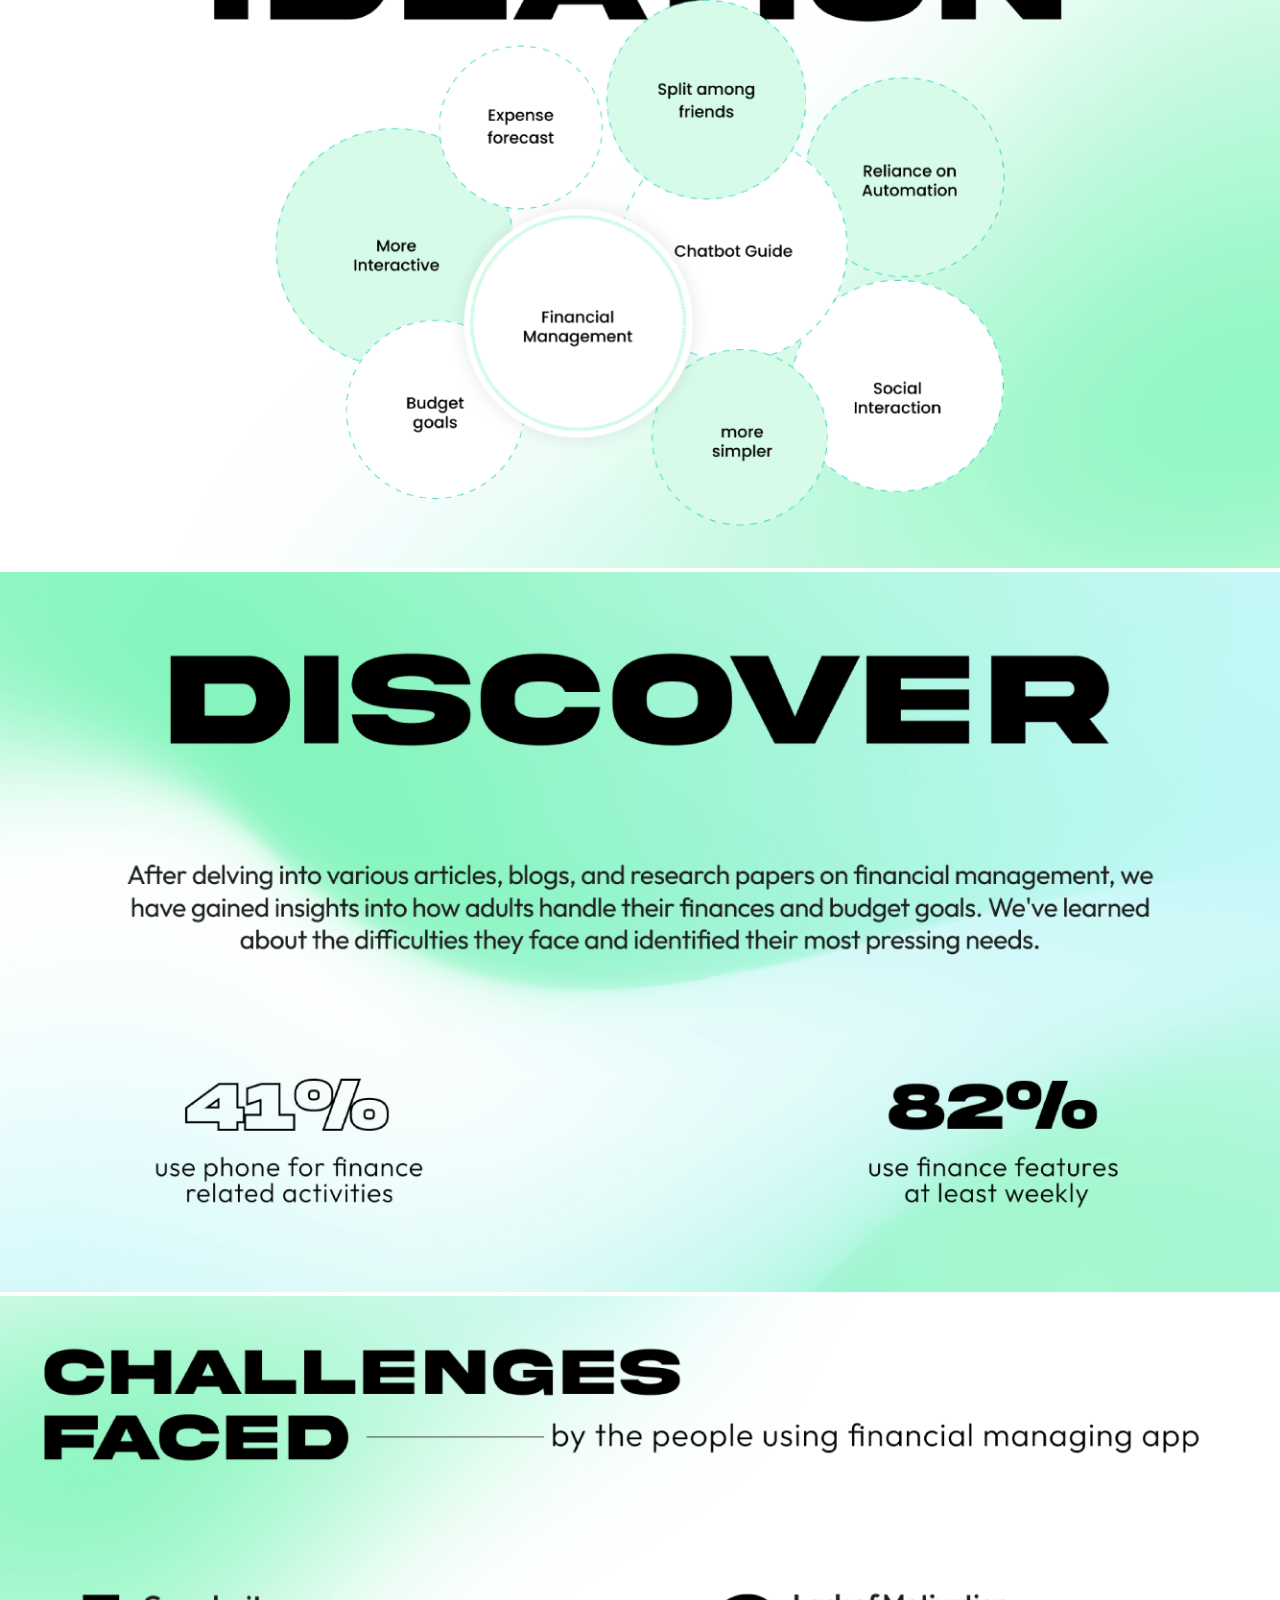
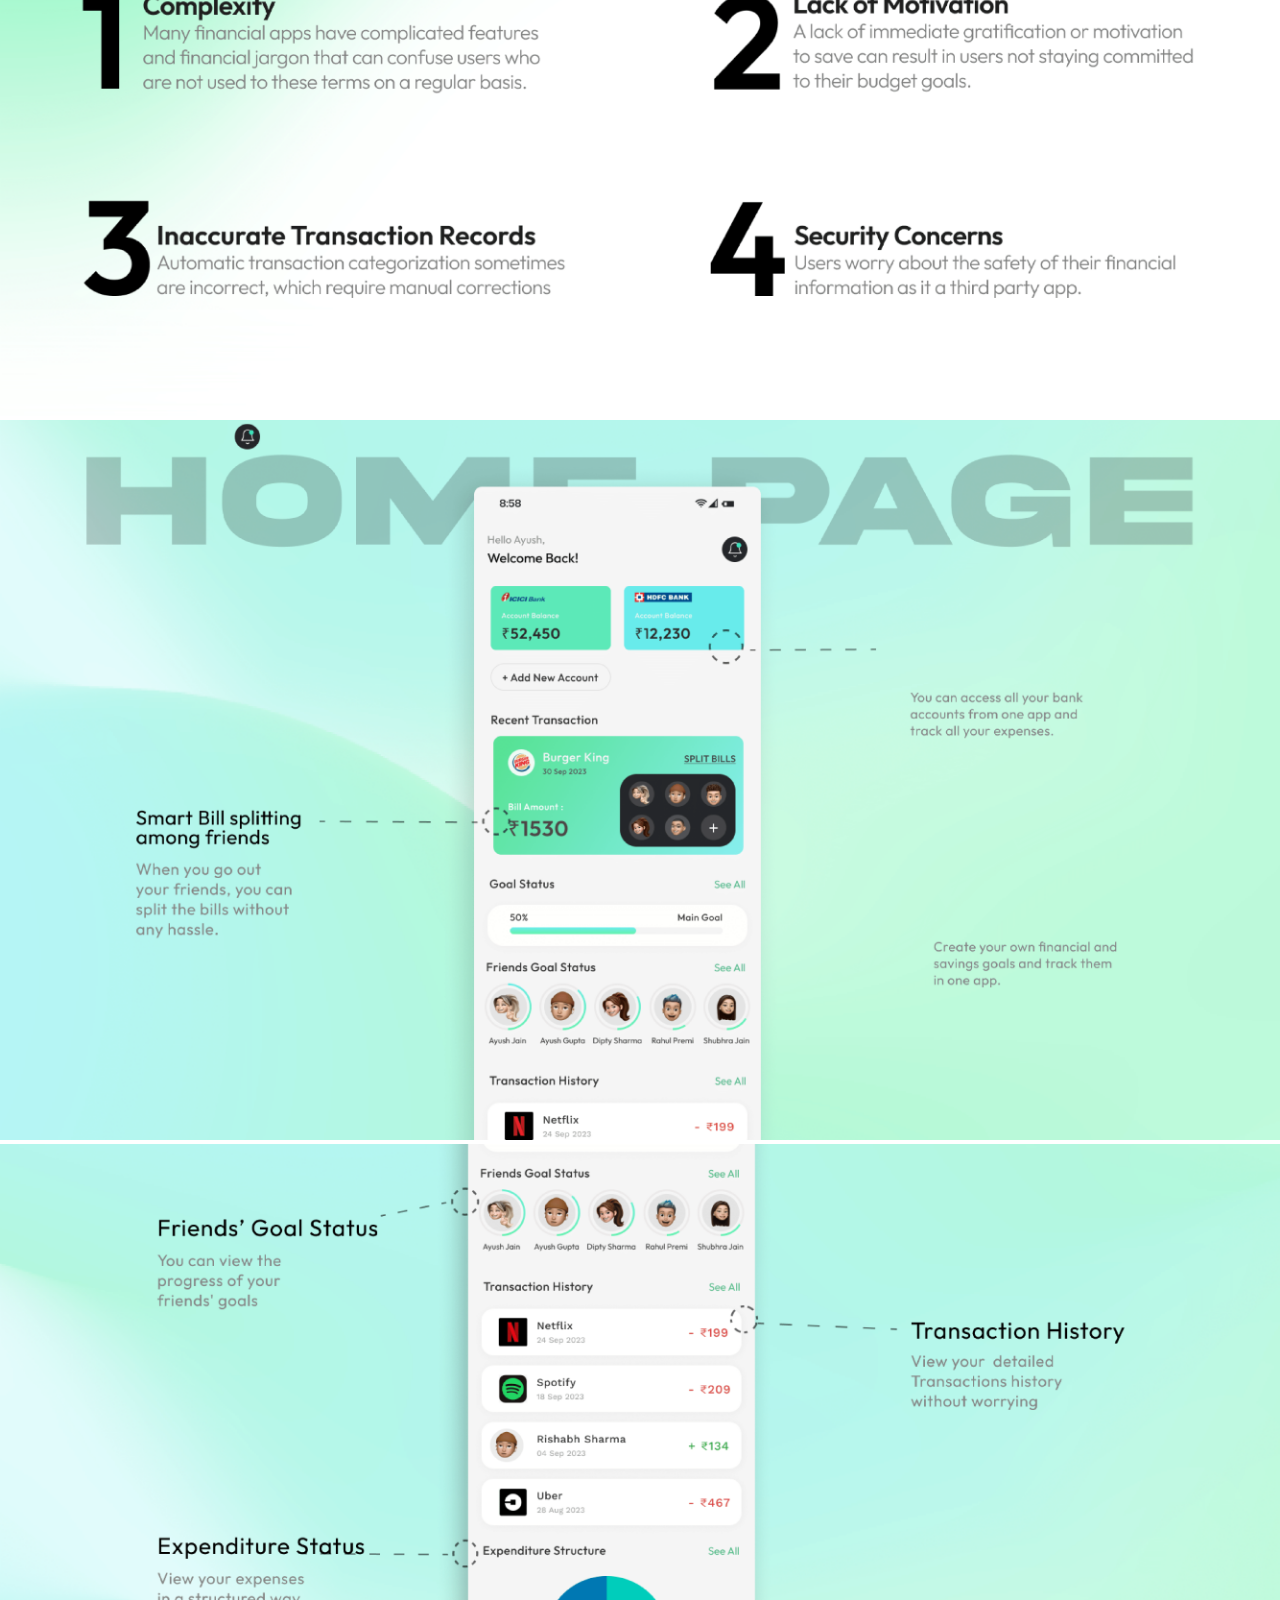
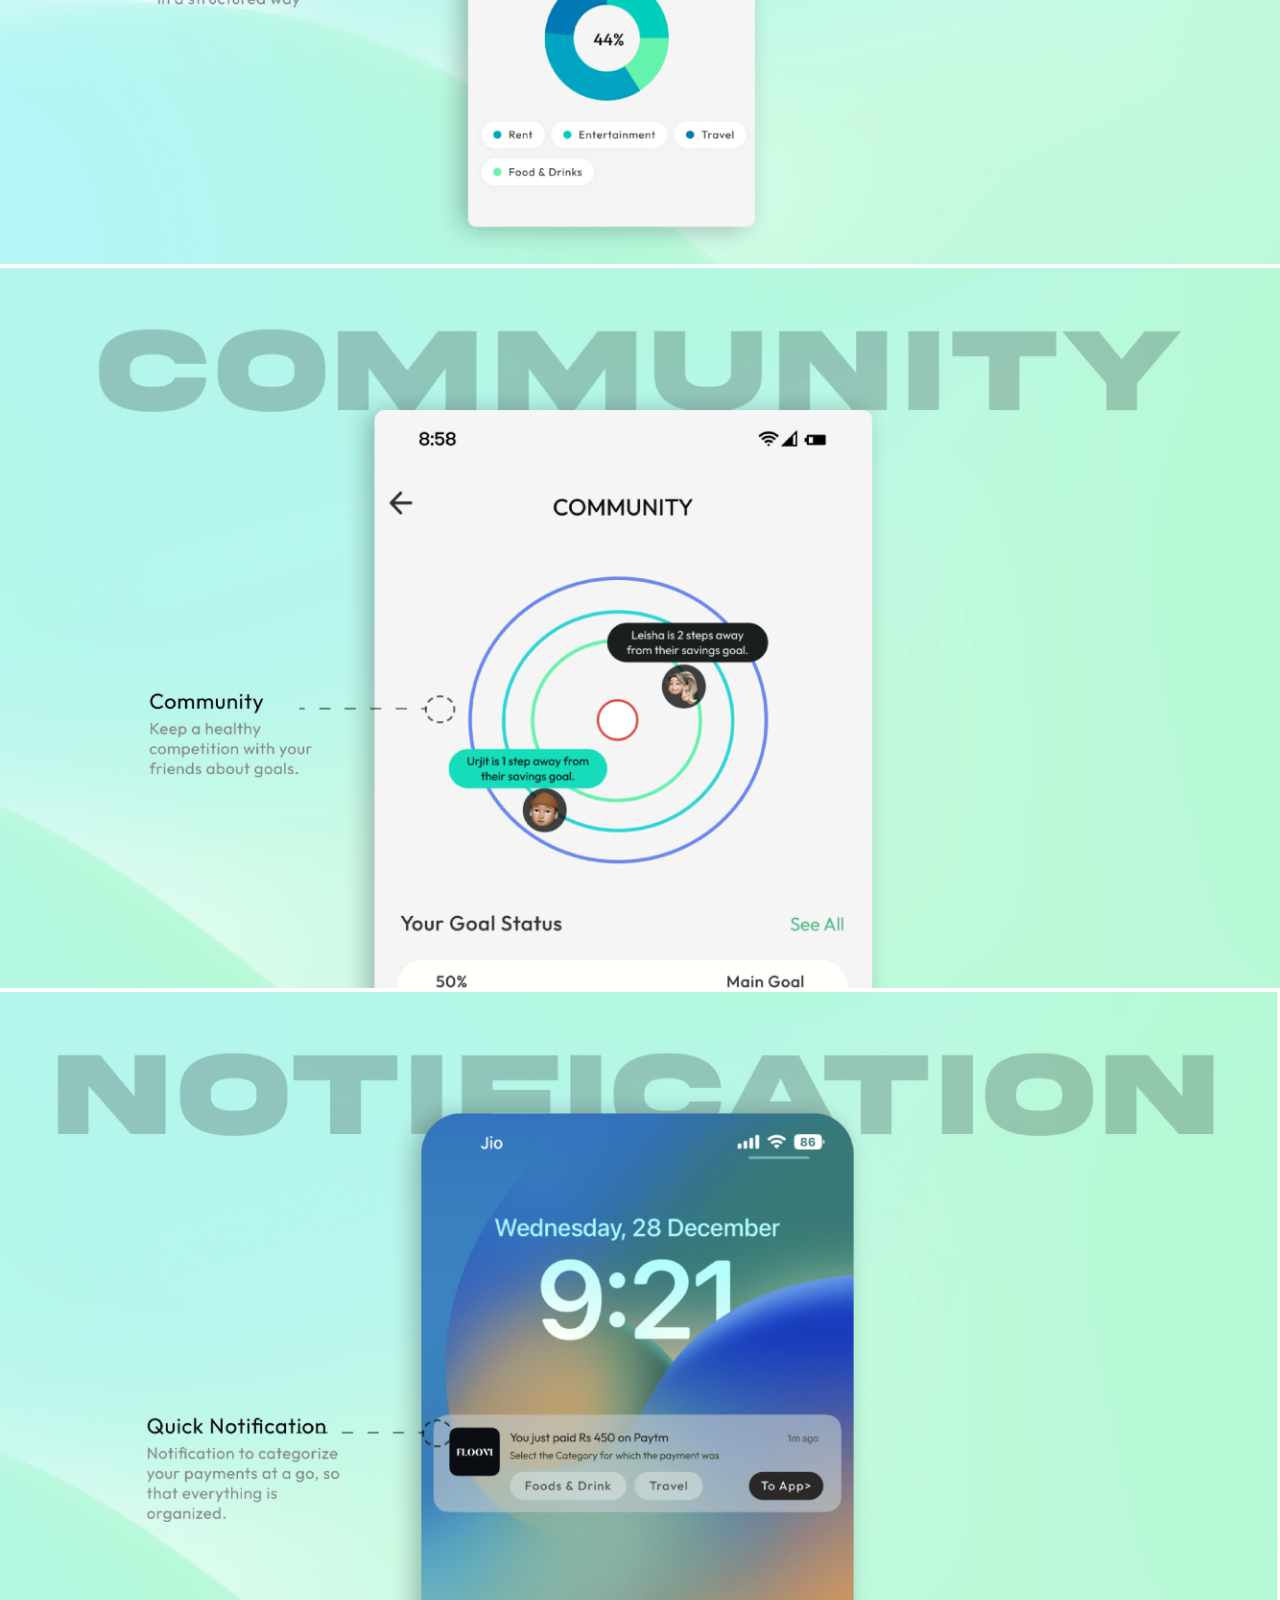
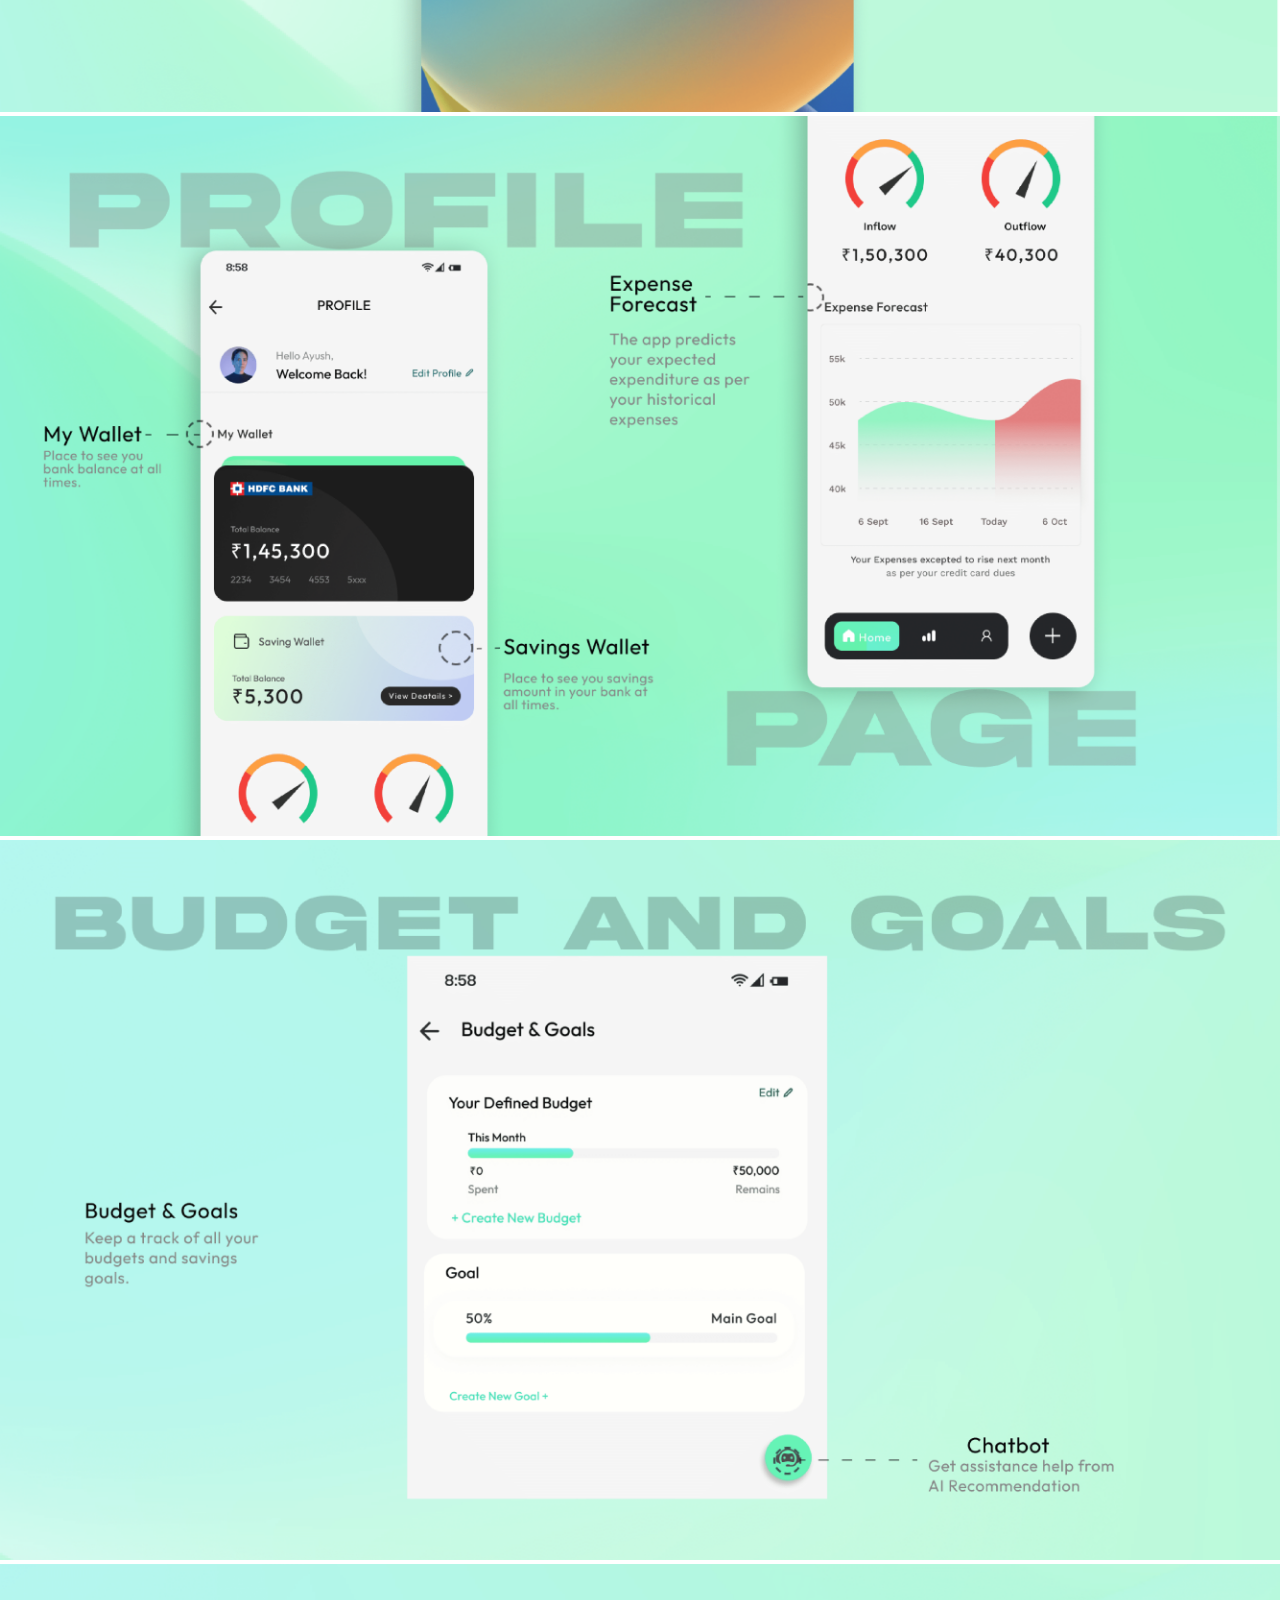
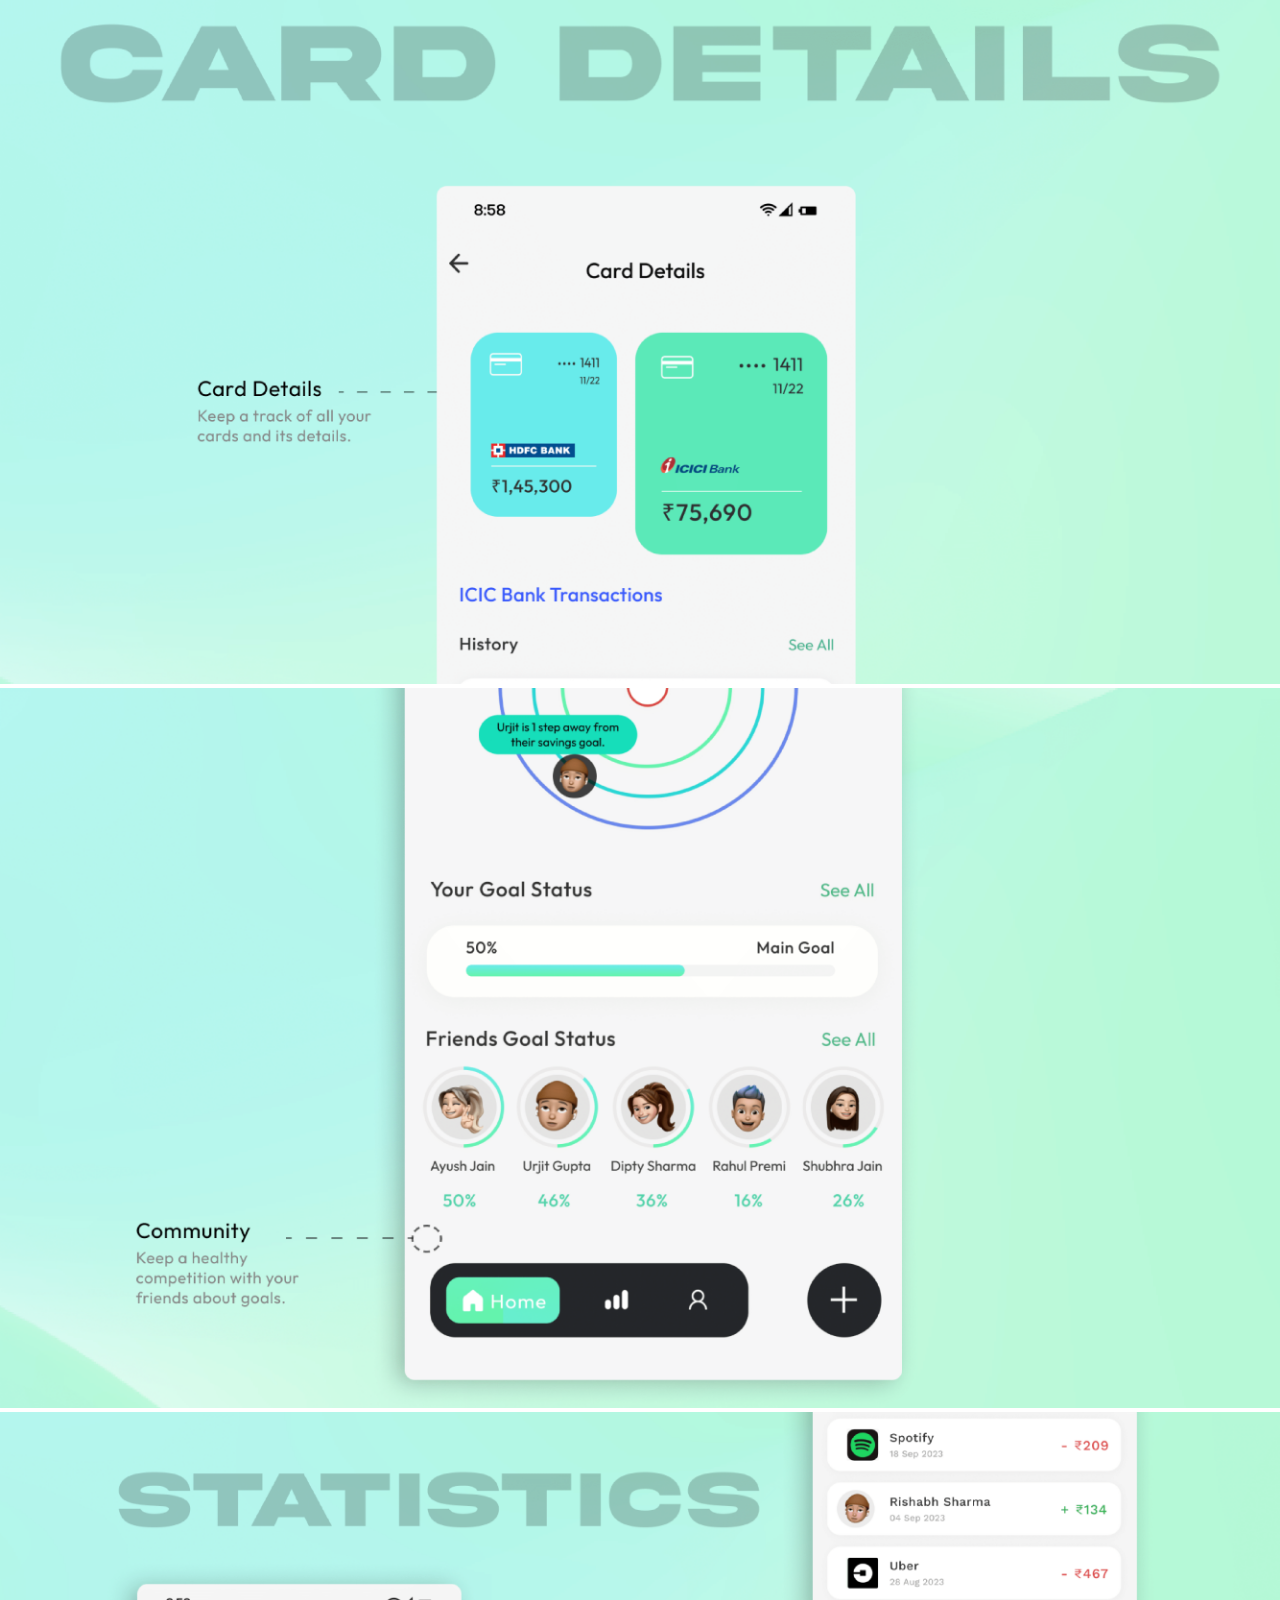
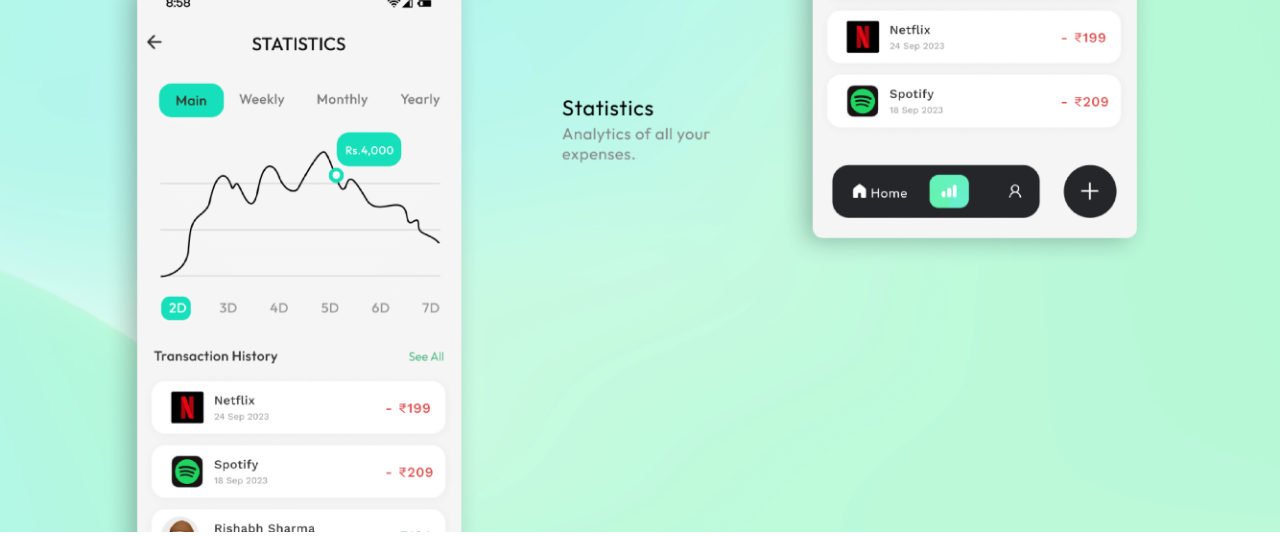
<file: wealth.html>
<!DOCTYPE html>
<html lang="en">
<head>
    <meta charset="UTF-8">
    <meta name="viewport" content="width=device-width, initial-scale=1.0">
    <title>Document</title>
</head>
<body>
    <img src="Portfolio pages/wealth/PORTFOLIO-55.png">
    <img src="Portfolio pages/wealth/PORTFOLIO-56.png">
    <img src="Portfolio pages/wealth/PORTFOLIO-57.png">
    <img src="Portfolio pages/wealth/PORTFOLIO-58.png">
    <img src="Portfolio pages/wealth/PORTFOLIO-59.png">
    <img src="Portfolio pages/wealth/PORTFOLIO-60.png">
    <img src="Portfolio pages/wealth/PORTFOLIO-61.png">
    <img src="Portfolio pages/wealth/PORTFOLIO-62.png">
    <img src="Portfolio pages/wealth/PORTFOLIO-63.png">
    <img src="Portfolio pages/wealth/PORTFOLIO-64.png">
    <img src="Portfolio pages/wealth/PORTFOLIO-65.png">
    <img src="Portfolio pages/wealth/PORTFOLIO-66.png">
    <img src="Portfolio pages/wealth/PORTFOLIO-67.png">
    <img src="Portfolio pages/wealth/PORTFOLIO-68.png">
    <style>
        *{
            margin: 0;
            padding: 0;
        }
        img{
            width: 100%;
        }
    </style>
</body>
</html>
</file>
